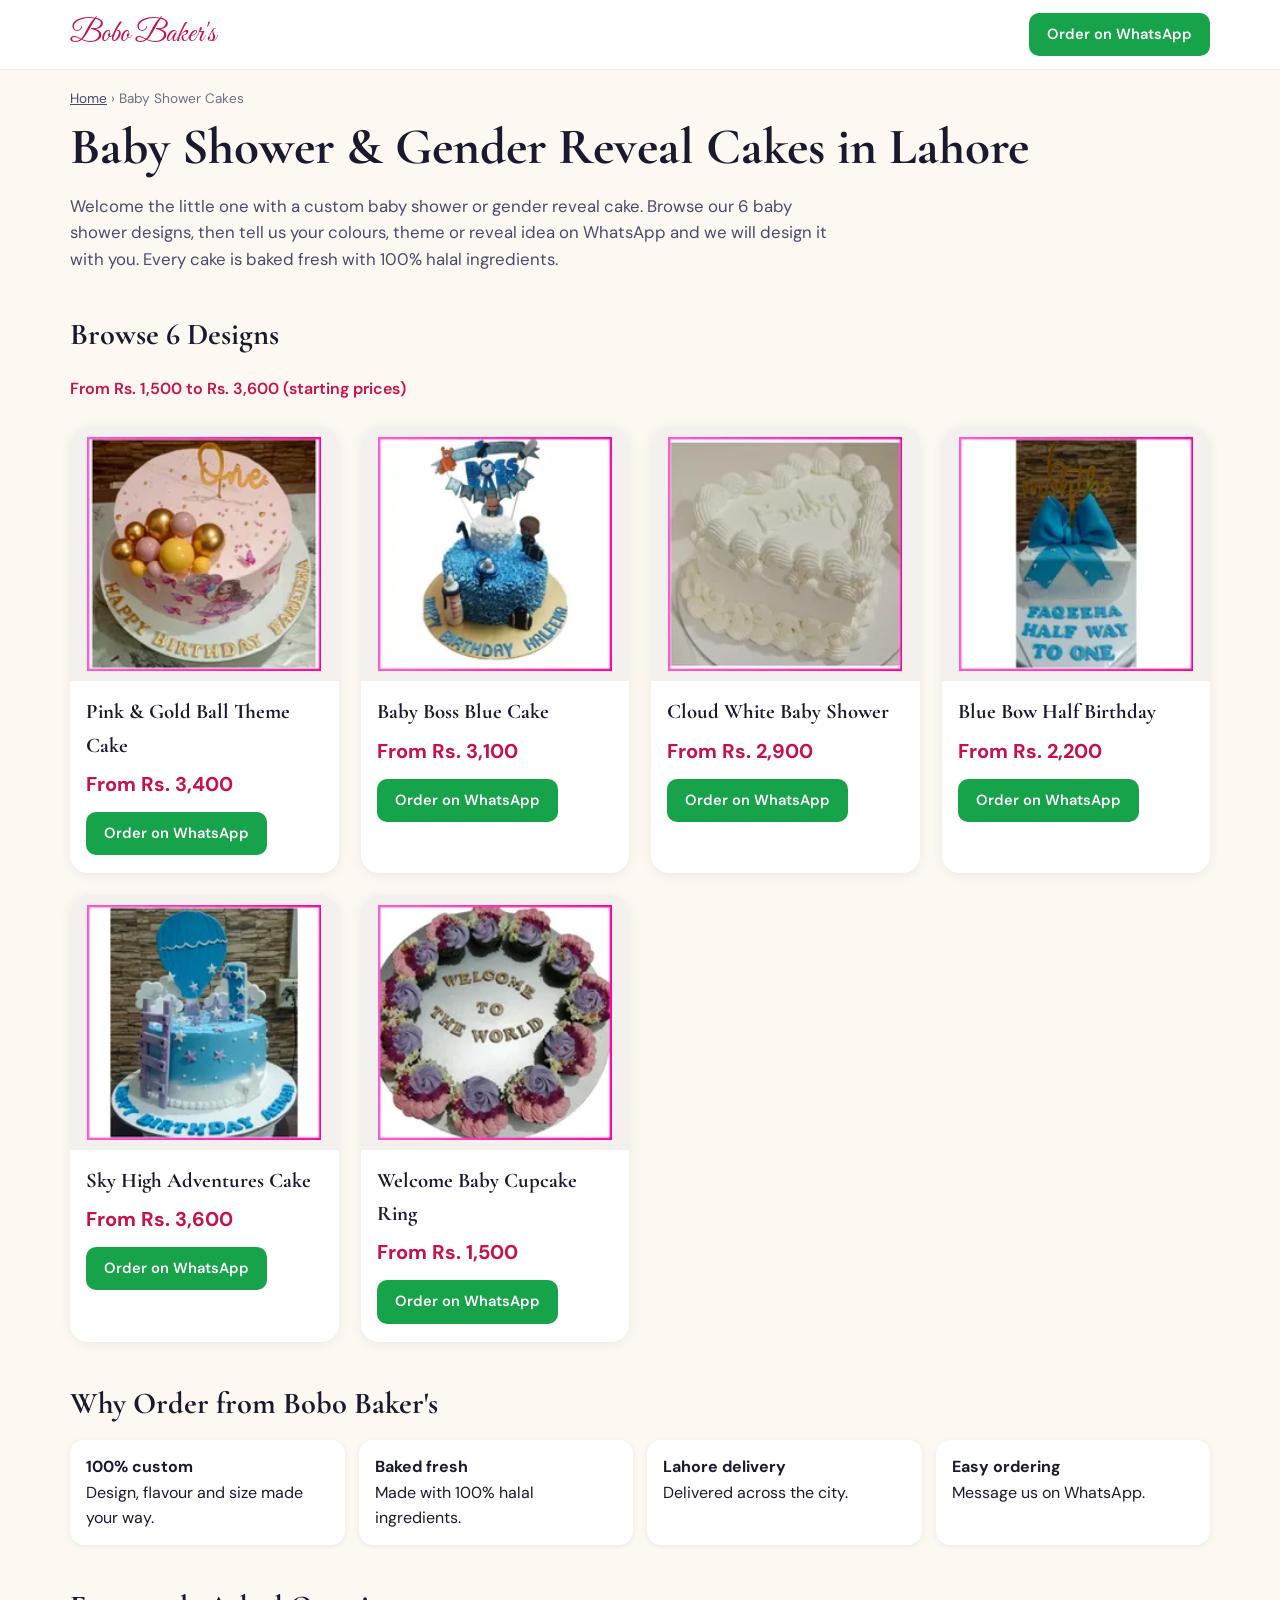
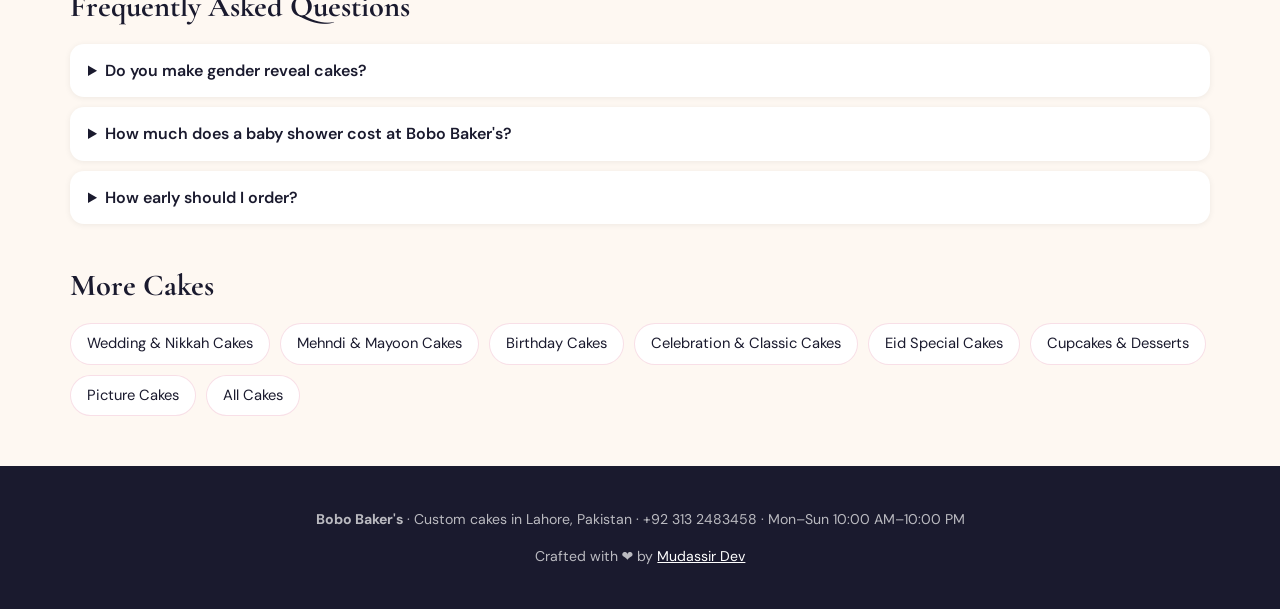
<file: baby-shower-cakes-lahore/index.html>
<!DOCTYPE html>
<html lang="en-PK"><head><meta charset="UTF-8"><meta name="viewport" content="width=device-width, initial-scale=1">
<title>Baby Shower &amp; Gender Reveal Cakes in Lahore | Bobo Baker&#x27;s</title><meta name="description" content="Custom baby shower and gender reveal cakes in Lahore. 6 designs from Rs. 1,500. Baked fresh by Bobo Baker&#x27;s, delivered across Lahore."><link rel="canonical" href="https://mudassirkhan081.github.io/BoboBakers/baby-shower-cakes-lahore/">
<meta name="robots" content="index, follow, max-image-preview:large">
<meta property="og:type" content="website"><meta property="og:title" content="Baby Shower &amp; Gender Reveal Cakes in Lahore | Bobo Baker&#x27;s"><meta property="og:description" content="Custom baby shower and gender reveal cakes in Lahore. 6 designs from Rs. 1,500. Baked fresh by Bobo Baker&#x27;s, delivered across Lahore."><meta property="og:url" content="https://mudassirkhan081.github.io/BoboBakers/baby-shower-cakes-lahore/"><meta property="og:image" content="https://mudassirkhan081.github.io/BoboBakers/og-image.jpg"><meta property="og:site_name" content="Bobo Baker's"><meta property="og:locale" content="en_PK">
<meta name="twitter:card" content="summary_large_image">
<link rel="icon" href="../logo.png"><link rel="apple-touch-icon" href="../apple-touch-icon.png">
<link rel="preconnect" href="https://fonts.googleapis.com"><link rel="preconnect" href="https://fonts.gstatic.com" crossorigin>
<link href="https://fonts.googleapis.com/css2?family=Cormorant+Garamond:wght@600;700&family=DM+Sans:wght@400;500;600;700&family=Great+Vibes&display=swap" rel="stylesheet">
<link rel="stylesheet" href="../lp.css">
<script type="application/ld+json">{"@context": "https://schema.org", "@type": "BreadcrumbList", "itemListElement": [{"@type": "ListItem", "position": 1, "name": "Home", "item": "https://mudassirkhan081.github.io/BoboBakers/"}, {"@type": "ListItem", "position": 2, "name": "Baby Shower Cakes", "item": "https://mudassirkhan081.github.io/BoboBakers/baby-shower-cakes-lahore/"}]}</script>
<script type="application/ld+json">{"@context": "https://schema.org", "@type": "FAQPage", "mainEntity": [{"@type": "Question", "name": "Do you make gender reveal cakes?", "acceptedAnswer": {"@type": "Answer", "text": "Yes. Tell us your plan on WhatsApp and we will design a custom gender reveal or baby shower cake."}}, {"@type": "Question", "name": "How much does a baby shower cost at Bobo Baker's?", "acceptedAnswer": {"@type": "Answer", "text": "Starting prices of our listed baby shower designs range from Rs. 1,500 to Rs. 3,600. The final price depends on size and decoration, so send us your idea on WhatsApp for an exact quote."}}, {"@type": "Question", "name": "How early should I order?", "acceptedAnswer": {"@type": "Answer", "text": "We recommend ordering at least 24–48 hours in advance for standard cakes, and 3–5 days ahead for multi-tier or highly customised designs."}}]}</script>
<script type="application/ld+json">{"@context": "https://schema.org", "@type": "CollectionPage", "@id": "https://mudassirkhan081.github.io/BoboBakers/baby-shower-cakes-lahore/#page", "url": "https://mudassirkhan081.github.io/BoboBakers/baby-shower-cakes-lahore/", "name": "Baby Shower & Gender Reveal Cakes in Lahore", "description": "Custom baby shower and gender reveal cakes in Lahore. 6 designs from Rs. 1,500. Baked fresh by Bobo Baker's, delivered across Lahore.", "inLanguage": "en-PK", "isPartOf": {"@id": "https://mudassirkhan081.github.io/BoboBakers/#website"}, "about": {"@id": "https://mudassirkhan081.github.io/BoboBakers/#bakery"}, "mainEntity": {"@type": "ItemList", "numberOfItems": 6, "itemListElement": [{"@type": "ListItem", "position": 1, "item": {"@type": "Product", "name": "Pink & Gold Ball Theme Cake", "image": "https://mudassirkhan081.github.io/BoboBakers/88.webp", "brand": {"@type": "Brand", "name": "Bobo Baker's"}, "offers": {"@type": "Offer", "priceCurrency": "PKR", "price": 3400, "url": "https://mudassirkhan081.github.io/BoboBakers/baby-shower-cakes-lahore/"}}}, {"@type": "ListItem", "position": 2, "item": {"@type": "Product", "name": "Baby Boss Blue Cake", "image": "https://mudassirkhan081.github.io/BoboBakers/43.webp", "brand": {"@type": "Brand", "name": "Bobo Baker's"}, "offers": {"@type": "Offer", "priceCurrency": "PKR", "price": 3100, "url": "https://mudassirkhan081.github.io/BoboBakers/baby-shower-cakes-lahore/"}}}, {"@type": "ListItem", "position": 3, "item": {"@type": "Product", "name": "Cloud White Baby Shower", "image": "https://mudassirkhan081.github.io/BoboBakers/87.webp", "brand": {"@type": "Brand", "name": "Bobo Baker's"}, "offers": {"@type": "Offer", "priceCurrency": "PKR", "price": 2900, "url": "https://mudassirkhan081.github.io/BoboBakers/baby-shower-cakes-lahore/"}}}, {"@type": "ListItem", "position": 4, "item": {"@type": "Product", "name": "Blue Bow Half Birthday", "image": "https://mudassirkhan081.github.io/BoboBakers/90.webp", "brand": {"@type": "Brand", "name": "Bobo Baker's"}, "offers": {"@type": "Offer", "priceCurrency": "PKR", "price": 2200, "url": "https://mudassirkhan081.github.io/BoboBakers/baby-shower-cakes-lahore/"}}}, {"@type": "ListItem", "position": 5, "item": {"@type": "Product", "name": "Sky High Adventures Cake", "image": "https://mudassirkhan081.github.io/BoboBakers/100.webp", "brand": {"@type": "Brand", "name": "Bobo Baker's"}, "offers": {"@type": "Offer", "priceCurrency": "PKR", "price": 3600, "url": "https://mudassirkhan081.github.io/BoboBakers/baby-shower-cakes-lahore/"}}}, {"@type": "ListItem", "position": 6, "item": {"@type": "Product", "name": "Welcome Baby Cupcake Ring", "image": "https://mudassirkhan081.github.io/BoboBakers/46.webp", "brand": {"@type": "Brand", "name": "Bobo Baker's"}, "offers": {"@type": "Offer", "priceCurrency": "PKR", "price": 1500, "url": "https://mudassirkhan081.github.io/BoboBakers/baby-shower-cakes-lahore/"}}}]}}</script>
</head><body>
<header class="top"><div class="wrap"><a class="brand" href="../">Bobo Baker's</a><a class="btn wa" href="https://wa.me/923132483458?text=Hi%20Bobo%20Baker%27s%2C%20I%20would%20like%20to%20order%20a%20cake." target="_blank" rel="noopener">Order on WhatsApp</a></div></header>
<main class="wrap"><nav class="crumbs" aria-label="Breadcrumb"><a href="../">Home</a> › Baby Shower Cakes</nav>
<h1>Baby Shower &amp; Gender Reveal Cakes in Lahore</h1><p class="lead">Welcome the little one with a custom baby shower or gender reveal cake. Browse our 6 baby shower designs, then tell us your colours, theme or reveal idea on WhatsApp and we will design it with you. Every cake is baked fresh with 100% halal ingredients.</p>
<h2>Browse 6 Designs</h2><p class="meta">From Rs. 1,500 to Rs. 3,600 (starting prices)</p><div class="grid"><article class="card"><img src="../88.webp" alt="Pink &amp; Gold Ball Theme Cake – Baby Shower Cakes in Lahore" width="260" height="246" decoding="async"><div><h3>Pink &amp; Gold Ball Theme Cake</h3><p class="price">From Rs. 3,400</p><a class="btn wa" href="https://wa.me/923132483458?text=Hi%20Bobo%20Baker%27s%2C%20I%20would%20like%20to%20order%20the%20Pink%20%26%20Gold%20Ball%20Theme%20Cake%20%28from%20Rs.%203%2C400%29." target="_blank" rel="noopener">Order on WhatsApp</a></div></article><article class="card"><img src="../43.webp" alt="Baby Boss Blue Cake – Baby Shower Cakes in Lahore" width="260" height="246" decoding="async"><div><h3>Baby Boss Blue Cake</h3><p class="price">From Rs. 3,100</p><a class="btn wa" href="https://wa.me/923132483458?text=Hi%20Bobo%20Baker%27s%2C%20I%20would%20like%20to%20order%20the%20Baby%20Boss%20Blue%20Cake%20%28from%20Rs.%203%2C100%29." target="_blank" rel="noopener">Order on WhatsApp</a></div></article><article class="card"><img src="../87.webp" alt="Cloud White Baby Shower – Baby Shower Cakes in Lahore" width="260" height="246" decoding="async"><div><h3>Cloud White Baby Shower</h3><p class="price">From Rs. 2,900</p><a class="btn wa" href="https://wa.me/923132483458?text=Hi%20Bobo%20Baker%27s%2C%20I%20would%20like%20to%20order%20the%20Cloud%20White%20Baby%20Shower%20%28from%20Rs.%202%2C900%29." target="_blank" rel="noopener">Order on WhatsApp</a></div></article><article class="card"><img src="../90.webp" alt="Blue Bow Half Birthday – Baby Shower Cakes in Lahore" width="260" height="246" decoding="async"><div><h3>Blue Bow Half Birthday</h3><p class="price">From Rs. 2,200</p><a class="btn wa" href="https://wa.me/923132483458?text=Hi%20Bobo%20Baker%27s%2C%20I%20would%20like%20to%20order%20the%20Blue%20Bow%20Half%20Birthday%20%28from%20Rs.%202%2C200%29." target="_blank" rel="noopener">Order on WhatsApp</a></div></article><article class="card"><img src="../100.webp" alt="Sky High Adventures Cake – Baby Shower Cakes in Lahore" width="260" height="246" loading="lazy" decoding="async"><div><h3>Sky High Adventures Cake</h3><p class="price">From Rs. 3,600</p><a class="btn wa" href="https://wa.me/923132483458?text=Hi%20Bobo%20Baker%27s%2C%20I%20would%20like%20to%20order%20the%20Sky%20High%20Adventures%20Cake%20%28from%20Rs.%203%2C600%29." target="_blank" rel="noopener">Order on WhatsApp</a></div></article><article class="card"><img src="../46.webp" alt="Welcome Baby Cupcake Ring – Baby Shower Cakes in Lahore" width="260" height="246" loading="lazy" decoding="async"><div><h3>Welcome Baby Cupcake Ring</h3><p class="price">From Rs. 1,500</p><a class="btn wa" href="https://wa.me/923132483458?text=Hi%20Bobo%20Baker%27s%2C%20I%20would%20like%20to%20order%20the%20Welcome%20Baby%20Cupcake%20Ring%20%28from%20Rs.%201%2C500%29." target="_blank" rel="noopener">Order on WhatsApp</a></div></article></div>
<h2>Why Order from Bobo Baker's</h2><ul class="why"><li><strong>100% custom</strong><br>Design, flavour and size made your way.</li><li><strong>Baked fresh</strong><br>Made with 100% halal ingredients.</li><li><strong>Lahore delivery</strong><br>Delivered across the city.</li><li><strong>Easy ordering</strong><br>Message us on WhatsApp.</li></ul>
<h2>Frequently Asked Questions</h2><details><summary>Do you make gender reveal cakes?</summary><p>Yes. Tell us your plan on WhatsApp and we will design a custom gender reveal or baby shower cake.</p></details><details><summary>How much does a baby shower cost at Bobo Baker&#x27;s?</summary><p>Starting prices of our listed baby shower designs range from Rs. 1,500 to Rs. 3,600. The final price depends on size and decoration, so send us your idea on WhatsApp for an exact quote.</p></details><details><summary>How early should I order?</summary><p>We recommend ordering at least 24–48 hours in advance for standard cakes, and 3–5 days ahead for multi-tier or highly customised designs.</p></details>
<h2>More Cakes</h2><ul class="pills"><li><a href="../wedding-cakes-lahore/">Wedding &amp; Nikkah Cakes</a></li><li><a href="../mehndi-cakes-lahore/">Mehndi &amp; Mayoon Cakes</a></li><li><a href="../birthday-cakes-lahore/">Birthday Cakes</a></li><li><a href="../celebration-cakes-lahore/">Celebration &amp; Classic Cakes</a></li><li><a href="../eid-cakes-lahore/">Eid Special Cakes</a></li><li><a href="../cupcakes-lahore/">Cupcakes &amp; Desserts</a></li><li><a href="../picture-cakes-lahore/">Picture Cakes</a></li><li><a href="../#gallery">All Cakes</a></li></ul></main>
<footer><div class="wrap"><p><strong>Bobo Baker's</strong> · Custom cakes in Lahore, Pakistan · +92 313 2483458 · Mon–Sun 10:00 AM–10:00 PM</p><p>Crafted with ❤️ by <a href="https://wa.me/923082646238" target="_blank" rel="noopener noreferrer">Mudassir Dev</a></p></div></footer>
</body></html>
</file>
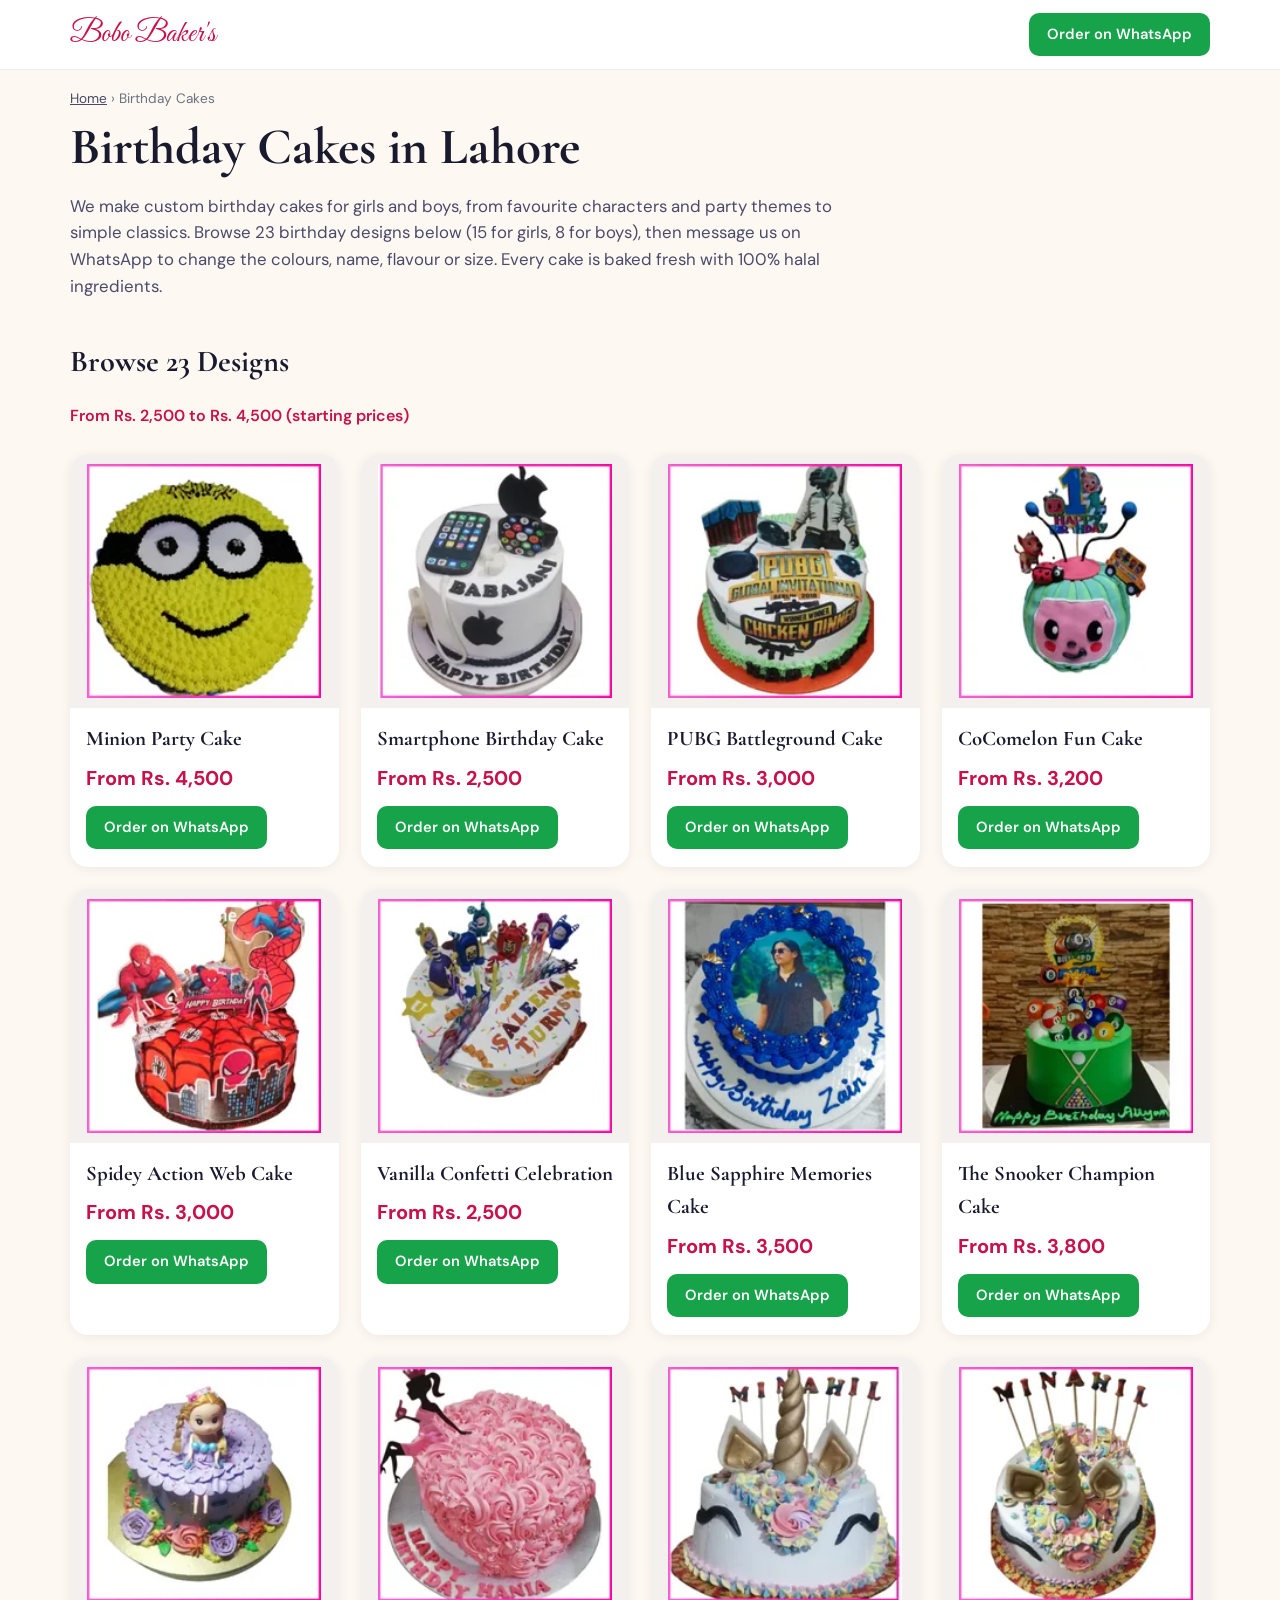
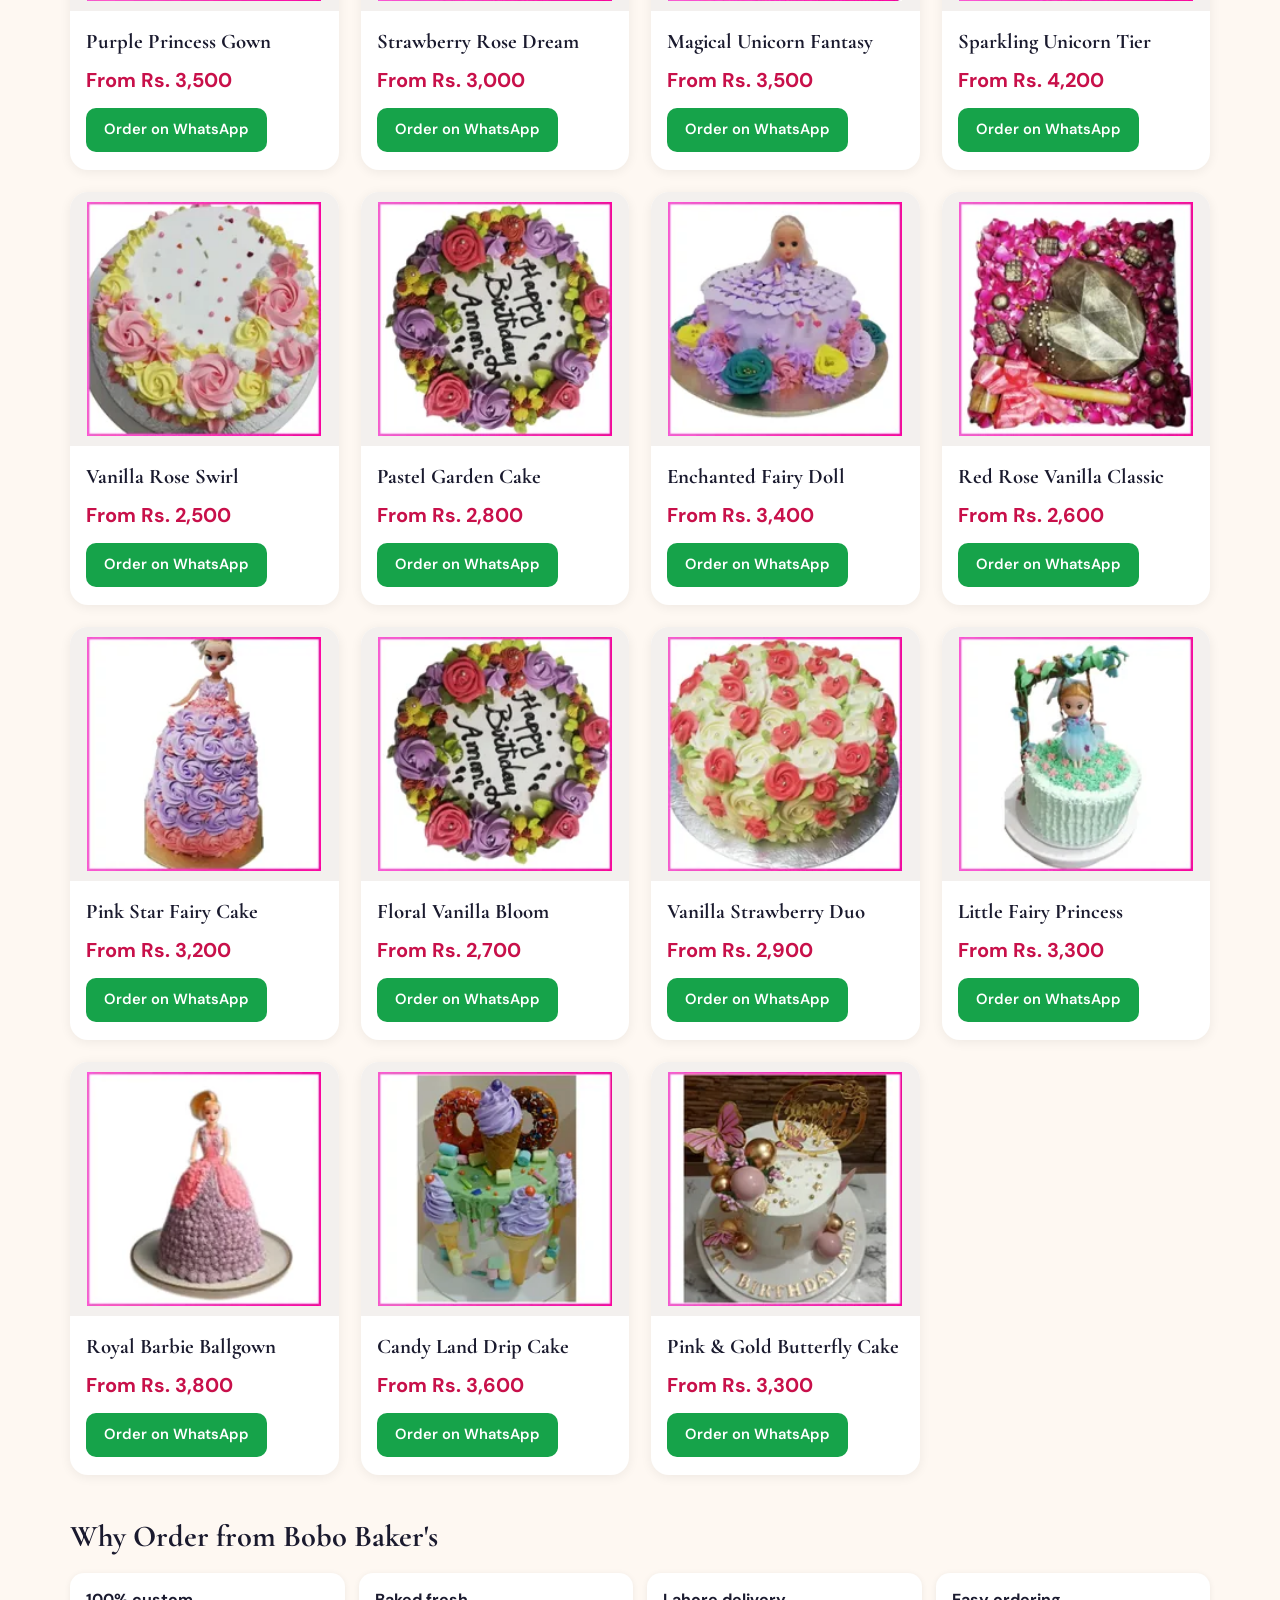
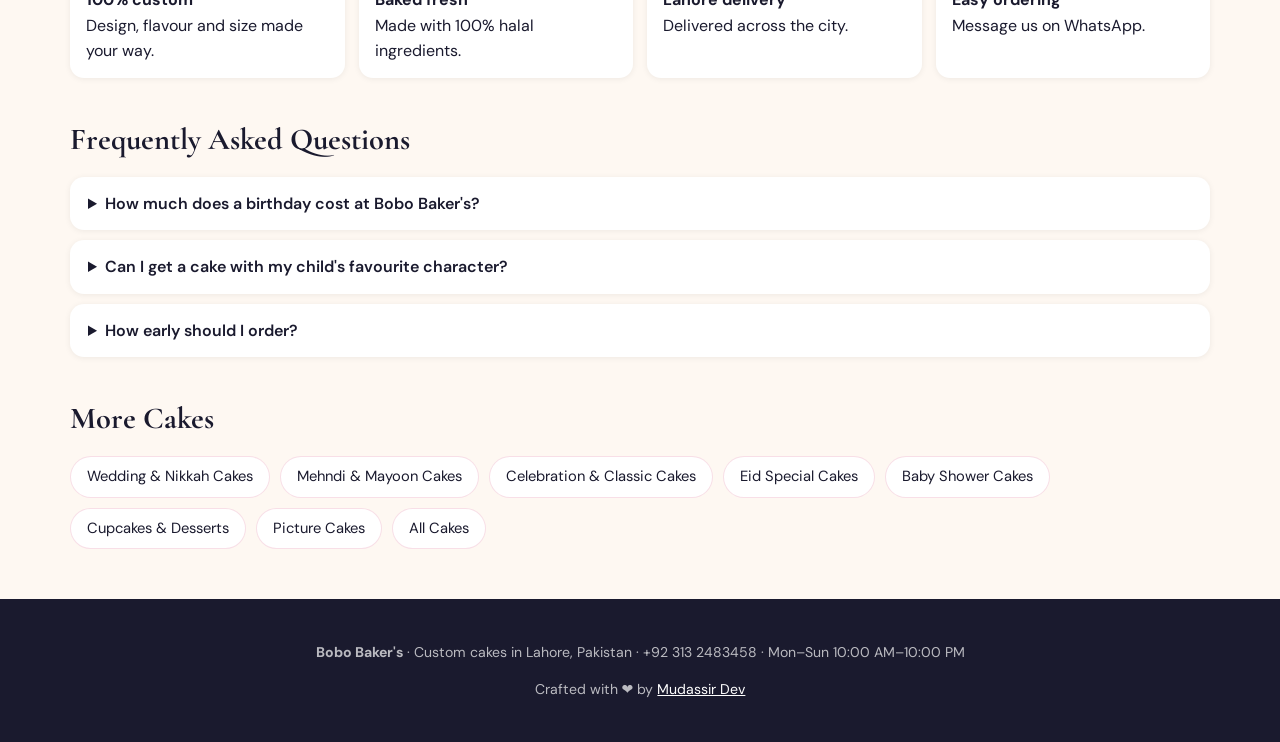
<file: birthday-cakes-lahore/index.html>
<!DOCTYPE html>
<html lang="en-PK"><head><meta charset="UTF-8"><meta name="viewport" content="width=device-width, initial-scale=1">
<title>Birthday Cakes in Lahore | Bobo Baker&#x27;s</title><meta name="description" content="Custom birthday cakes for girls and boys in Lahore. 23 designs from Rs. 2,500. Baked fresh by Bobo Baker&#x27;s and delivered across Lahore. Order on WhatsApp."><link rel="canonical" href="https://mudassirkhan081.github.io/BoboBakers/birthday-cakes-lahore/">
<meta name="robots" content="index, follow, max-image-preview:large">
<meta property="og:type" content="website"><meta property="og:title" content="Birthday Cakes in Lahore | Bobo Baker&#x27;s"><meta property="og:description" content="Custom birthday cakes for girls and boys in Lahore. 23 designs from Rs. 2,500. Baked fresh by Bobo Baker&#x27;s and delivered across Lahore. Order on WhatsApp."><meta property="og:url" content="https://mudassirkhan081.github.io/BoboBakers/birthday-cakes-lahore/"><meta property="og:image" content="https://mudassirkhan081.github.io/BoboBakers/og-image.jpg"><meta property="og:site_name" content="Bobo Baker's"><meta property="og:locale" content="en_PK">
<meta name="twitter:card" content="summary_large_image">
<link rel="icon" href="../logo.png"><link rel="apple-touch-icon" href="../apple-touch-icon.png">
<link rel="preconnect" href="https://fonts.googleapis.com"><link rel="preconnect" href="https://fonts.gstatic.com" crossorigin>
<link href="https://fonts.googleapis.com/css2?family=Cormorant+Garamond:wght@600;700&family=DM+Sans:wght@400;500;600;700&family=Great+Vibes&display=swap" rel="stylesheet">
<link rel="stylesheet" href="../lp.css">
<script type="application/ld+json">{"@context": "https://schema.org", "@type": "BreadcrumbList", "itemListElement": [{"@type": "ListItem", "position": 1, "name": "Home", "item": "https://mudassirkhan081.github.io/BoboBakers/"}, {"@type": "ListItem", "position": 2, "name": "Birthday Cakes", "item": "https://mudassirkhan081.github.io/BoboBakers/birthday-cakes-lahore/"}]}</script>
<script type="application/ld+json">{"@context": "https://schema.org", "@type": "FAQPage", "mainEntity": [{"@type": "Question", "name": "How much does a birthday cost at Bobo Baker's?", "acceptedAnswer": {"@type": "Answer", "text": "Starting prices of our listed birthday designs range from Rs. 2,500 to Rs. 4,500. The final price depends on size and decoration, so send us your idea on WhatsApp for an exact quote."}}, {"@type": "Question", "name": "Can I get a cake with my child's favourite character?", "acceptedAnswer": {"@type": "Answer", "text": "Yes. Send us the character, theme or photo on WhatsApp and we will design a custom birthday cake around it."}}, {"@type": "Question", "name": "How early should I order?", "acceptedAnswer": {"@type": "Answer", "text": "We recommend ordering at least 24–48 hours in advance for standard cakes, and 3–5 days ahead for multi-tier or highly customised designs."}}]}</script>
<script type="application/ld+json">{"@context": "https://schema.org", "@type": "CollectionPage", "@id": "https://mudassirkhan081.github.io/BoboBakers/birthday-cakes-lahore/#page", "url": "https://mudassirkhan081.github.io/BoboBakers/birthday-cakes-lahore/", "name": "Birthday Cakes in Lahore", "description": "Custom birthday cakes for girls and boys in Lahore. 23 designs from Rs. 2,500. Baked fresh by Bobo Baker's and delivered across Lahore. Order on WhatsApp.", "inLanguage": "en-PK", "isPartOf": {"@id": "https://mudassirkhan081.github.io/BoboBakers/#website"}, "about": {"@id": "https://mudassirkhan081.github.io/BoboBakers/#bakery"}, "mainEntity": {"@type": "ItemList", "numberOfItems": 23, "itemListElement": [{"@type": "ListItem", "position": 1, "item": {"@type": "Product", "name": "Minion Party Cake", "image": "https://mudassirkhan081.github.io/BoboBakers/35.webp", "brand": {"@type": "Brand", "name": "Bobo Baker's"}, "offers": {"@type": "Offer", "priceCurrency": "PKR", "price": 4500, "url": "https://mudassirkhan081.github.io/BoboBakers/birthday-cakes-lahore/"}}}, {"@type": "ListItem", "position": 2, "item": {"@type": "Product", "name": "Smartphone Birthday Cake", "image": "https://mudassirkhan081.github.io/BoboBakers/13.webp", "brand": {"@type": "Brand", "name": "Bobo Baker's"}, "offers": {"@type": "Offer", "priceCurrency": "PKR", "price": 2500, "url": "https://mudassirkhan081.github.io/BoboBakers/birthday-cakes-lahore/"}}}, {"@type": "ListItem", "position": 3, "item": {"@type": "Product", "name": "PUBG Battleground Cake", "image": "https://mudassirkhan081.github.io/BoboBakers/14.webp", "brand": {"@type": "Brand", "name": "Bobo Baker's"}, "offers": {"@type": "Offer", "priceCurrency": "PKR", "price": 3000, "url": "https://mudassirkhan081.github.io/BoboBakers/birthday-cakes-lahore/"}}}, {"@type": "ListItem", "position": 4, "item": {"@type": "Product", "name": "CoComelon Fun Cake", "image": "https://mudassirkhan081.github.io/BoboBakers/20.webp", "brand": {"@type": "Brand", "name": "Bobo Baker's"}, "offers": {"@type": "Offer", "priceCurrency": "PKR", "price": 3200, "url": "https://mudassirkhan081.github.io/BoboBakers/birthday-cakes-lahore/"}}}, {"@type": "ListItem", "position": 5, "item": {"@type": "Product", "name": "Spidey Action Web Cake", "image": "https://mudassirkhan081.github.io/BoboBakers/21.webp", "brand": {"@type": "Brand", "name": "Bobo Baker's"}, "offers": {"@type": "Offer", "priceCurrency": "PKR", "price": 3000, "url": "https://mudassirkhan081.github.io/BoboBakers/birthday-cakes-lahore/"}}}, {"@type": "ListItem", "position": 6, "item": {"@type": "Product", "name": "Vanilla Confetti Celebration", "image": "https://mudassirkhan081.github.io/BoboBakers/23.webp", "brand": {"@type": "Brand", "name": "Bobo Baker's"}, "offers": {"@type": "Offer", "priceCurrency": "PKR", "price": 2500, "url": "https://mudassirkhan081.github.io/BoboBakers/birthday-cakes-lahore/"}}}, {"@type": "ListItem", "position": 7, "item": {"@type": "Product", "name": "Blue Sapphire Memories Cake", "image": "https://mudassirkhan081.github.io/BoboBakers/83.webp", "brand": {"@type": "Brand", "name": "Bobo Baker's"}, "offers": {"@type": "Offer", "priceCurrency": "PKR", "price": 3500, "url": "https://mudassirkhan081.github.io/BoboBakers/birthday-cakes-lahore/"}}}, {"@type": "ListItem", "position": 8, "item": {"@type": "Product", "name": "The Snooker Champion Cake", "image": "https://mudassirkhan081.github.io/BoboBakers/84.webp", "brand": {"@type": "Brand", "name": "Bobo Baker's"}, "offers": {"@type": "Offer", "priceCurrency": "PKR", "price": 3800, "url": "https://mudassirkhan081.github.io/BoboBakers/birthday-cakes-lahore/"}}}, {"@type": "ListItem", "position": 9, "item": {"@type": "Product", "name": "Purple Princess Gown", "image": "https://mudassirkhan081.github.io/BoboBakers/5.webp", "brand": {"@type": "Brand", "name": "Bobo Baker's"}, "offers": {"@type": "Offer", "priceCurrency": "PKR", "price": 3500, "url": "https://mudassirkhan081.github.io/BoboBakers/birthday-cakes-lahore/"}}}, {"@type": "ListItem", "position": 10, "item": {"@type": "Product", "name": "Strawberry Rose Dream", "image": "https://mudassirkhan081.github.io/BoboBakers/7.webp", "brand": {"@type": "Brand", "name": "Bobo Baker's"}, "offers": {"@type": "Offer", "priceCurrency": "PKR", "price": 3000, "url": "https://mudassirkhan081.github.io/BoboBakers/birthday-cakes-lahore/"}}}, {"@type": "ListItem", "position": 11, "item": {"@type": "Product", "name": "Magical Unicorn Fantasy", "image": "https://mudassirkhan081.github.io/BoboBakers/11.webp", "brand": {"@type": "Brand", "name": "Bobo Baker's"}, "offers": {"@type": "Offer", "priceCurrency": "PKR", "price": 3500, "url": "https://mudassirkhan081.github.io/BoboBakers/birthday-cakes-lahore/"}}}, {"@type": "ListItem", "position": 12, "item": {"@type": "Product", "name": "Sparkling Unicorn Tier", "image": "https://mudassirkhan081.github.io/BoboBakers/12.webp", "brand": {"@type": "Brand", "name": "Bobo Baker's"}, "offers": {"@type": "Offer", "priceCurrency": "PKR", "price": 4200, "url": "https://mudassirkhan081.github.io/BoboBakers/birthday-cakes-lahore/"}}}, {"@type": "ListItem", "position": 13, "item": {"@type": "Product", "name": "Vanilla Rose Swirl", "image": "https://mudassirkhan081.github.io/BoboBakers/17.webp", "brand": {"@type": "Brand", "name": "Bobo Baker's"}, "offers": {"@type": "Offer", "priceCurrency": "PKR", "price": 2500, "url": "https://mudassirkhan081.github.io/BoboBakers/birthday-cakes-lahore/"}}}, {"@type": "ListItem", "position": 14, "item": {"@type": "Product", "name": "Pastel Garden Cake", "image": "https://mudassirkhan081.github.io/BoboBakers/19.webp", "brand": {"@type": "Brand", "name": "Bobo Baker's"}, "offers": {"@type": "Offer", "priceCurrency": "PKR", "price": 2800, "url": "https://mudassirkhan081.github.io/BoboBakers/birthday-cakes-lahore/"}}}, {"@type": "ListItem", "position": 15, "item": {"@type": "Product", "name": "Enchanted Fairy Doll", "image": "https://mudassirkhan081.github.io/BoboBakers/31.webp", "brand": {"@type": "Brand", "name": "Bobo Baker's"}, "offers": {"@type": "Offer", "priceCurrency": "PKR", "price": 3400, "url": "https://mudassirkhan081.github.io/BoboBakers/birthday-cakes-lahore/"}}}, {"@type": "ListItem", "position": 16, "item": {"@type": "Product", "name": "Red Rose Vanilla Classic", "image": "https://mudassirkhan081.github.io/BoboBakers/37.webp", "brand": {"@type": "Brand", "name": "Bobo Baker's"}, "offers": {"@type": "Offer", "priceCurrency": "PKR", "price": 2600, "url": "https://mudassirkhan081.github.io/BoboBakers/birthday-cakes-lahore/"}}}, {"@type": "ListItem", "position": 17, "item": {"@type": "Product", "name": "Pink Star Fairy Cake", "image": "https://mudassirkhan081.github.io/BoboBakers/40.webp", "brand": {"@type": "Brand", "name": "Bobo Baker's"}, "offers": {"@type": "Offer", "priceCurrency": "PKR", "price": 3200, "url": "https://mudassirkhan081.github.io/BoboBakers/birthday-cakes-lahore/"}}}, {"@type": "ListItem", "position": 18, "item": {"@type": "Product", "name": "Floral Vanilla Bloom", "image": "https://mudassirkhan081.github.io/BoboBakers/41.webp", "brand": {"@type": "Brand", "name": "Bobo Baker's"}, "offers": {"@type": "Offer", "priceCurrency": "PKR", "price": 2700, "url": "https://mudassirkhan081.github.io/BoboBakers/birthday-cakes-lahore/"}}}, {"@type": "ListItem", "position": 19, "item": {"@type": "Product", "name": "Vanilla Strawberry Duo", "image": "https://mudassirkhan081.github.io/BoboBakers/44.webp", "brand": {"@type": "Brand", "name": "Bobo Baker's"}, "offers": {"@type": "Offer", "priceCurrency": "PKR", "price": 2900, "url": "https://mudassirkhan081.github.io/BoboBakers/birthday-cakes-lahore/"}}}, {"@type": "ListItem", "position": 20, "item": {"@type": "Product", "name": "Little Fairy Princess", "image": "https://mudassirkhan081.github.io/BoboBakers/59.webp", "brand": {"@type": "Brand", "name": "Bobo Baker's"}, "offers": {"@type": "Offer", "priceCurrency": "PKR", "price": 3300, "url": "https://mudassirkhan081.github.io/BoboBakers/birthday-cakes-lahore/"}}}, {"@type": "ListItem", "position": 21, "item": {"@type": "Product", "name": "Royal Barbie Ballgown", "image": "https://mudassirkhan081.github.io/BoboBakers/63.webp", "brand": {"@type": "Brand", "name": "Bobo Baker's"}, "offers": {"@type": "Offer", "priceCurrency": "PKR", "price": 3800, "url": "https://mudassirkhan081.github.io/BoboBakers/birthday-cakes-lahore/"}}}, {"@type": "ListItem", "position": 22, "item": {"@type": "Product", "name": "Candy Land Drip Cake", "image": "https://mudassirkhan081.github.io/BoboBakers/89.webp", "brand": {"@type": "Brand", "name": "Bobo Baker's"}, "offers": {"@type": "Offer", "priceCurrency": "PKR", "price": 3600, "url": "https://mudassirkhan081.github.io/BoboBakers/birthday-cakes-lahore/"}}}, {"@type": "ListItem", "position": 23, "item": {"@type": "Product", "name": "Pink & Gold Butterfly Cake", "image": "https://mudassirkhan081.github.io/BoboBakers/92.webp", "brand": {"@type": "Brand", "name": "Bobo Baker's"}, "offers": {"@type": "Offer", "priceCurrency": "PKR", "price": 3300, "url": "https://mudassirkhan081.github.io/BoboBakers/birthday-cakes-lahore/"}}}]}}</script>
</head><body>
<header class="top"><div class="wrap"><a class="brand" href="../">Bobo Baker's</a><a class="btn wa" href="https://wa.me/923132483458?text=Hi%20Bobo%20Baker%27s%2C%20I%20would%20like%20to%20order%20a%20cake." target="_blank" rel="noopener">Order on WhatsApp</a></div></header>
<main class="wrap"><nav class="crumbs" aria-label="Breadcrumb"><a href="../">Home</a> › Birthday Cakes</nav>
<h1>Birthday Cakes in Lahore</h1><p class="lead">We make custom birthday cakes for girls and boys, from favourite characters and party themes to simple classics. Browse 23 birthday designs below (15 for girls, 8 for boys), then message us on WhatsApp to change the colours, name, flavour or size. Every cake is baked fresh with 100% halal ingredients.</p>
<h2>Browse 23 Designs</h2><p class="meta">From Rs. 2,500 to Rs. 4,500 (starting prices)</p><div class="grid"><article class="card"><img src="../35.webp" alt="Minion Party Cake – Birthday Cakes in Lahore" width="260" height="246" decoding="async"><div><h3>Minion Party Cake</h3><p class="price">From Rs. 4,500</p><a class="btn wa" href="https://wa.me/923132483458?text=Hi%20Bobo%20Baker%27s%2C%20I%20would%20like%20to%20order%20the%20Minion%20Party%20Cake%20%28from%20Rs.%204%2C500%29." target="_blank" rel="noopener">Order on WhatsApp</a></div></article><article class="card"><img src="../13.webp" alt="Smartphone Birthday Cake – Birthday Cakes in Lahore" width="260" height="246" decoding="async"><div><h3>Smartphone Birthday Cake</h3><p class="price">From Rs. 2,500</p><a class="btn wa" href="https://wa.me/923132483458?text=Hi%20Bobo%20Baker%27s%2C%20I%20would%20like%20to%20order%20the%20Smartphone%20Birthday%20Cake%20%28from%20Rs.%202%2C500%29." target="_blank" rel="noopener">Order on WhatsApp</a></div></article><article class="card"><img src="../14.webp" alt="PUBG Battleground Cake – Birthday Cakes in Lahore" width="260" height="246" decoding="async"><div><h3>PUBG Battleground Cake</h3><p class="price">From Rs. 3,000</p><a class="btn wa" href="https://wa.me/923132483458?text=Hi%20Bobo%20Baker%27s%2C%20I%20would%20like%20to%20order%20the%20PUBG%20Battleground%20Cake%20%28from%20Rs.%203%2C000%29." target="_blank" rel="noopener">Order on WhatsApp</a></div></article><article class="card"><img src="../20.webp" alt="CoComelon Fun Cake – Birthday Cakes in Lahore" width="260" height="246" decoding="async"><div><h3>CoComelon Fun Cake</h3><p class="price">From Rs. 3,200</p><a class="btn wa" href="https://wa.me/923132483458?text=Hi%20Bobo%20Baker%27s%2C%20I%20would%20like%20to%20order%20the%20CoComelon%20Fun%20Cake%20%28from%20Rs.%203%2C200%29." target="_blank" rel="noopener">Order on WhatsApp</a></div></article><article class="card"><img src="../21.webp" alt="Spidey Action Web Cake – Birthday Cakes in Lahore" width="260" height="246" loading="lazy" decoding="async"><div><h3>Spidey Action Web Cake</h3><p class="price">From Rs. 3,000</p><a class="btn wa" href="https://wa.me/923132483458?text=Hi%20Bobo%20Baker%27s%2C%20I%20would%20like%20to%20order%20the%20Spidey%20Action%20Web%20Cake%20%28from%20Rs.%203%2C000%29." target="_blank" rel="noopener">Order on WhatsApp</a></div></article><article class="card"><img src="../23.webp" alt="Vanilla Confetti Celebration – Birthday Cakes in Lahore" width="260" height="246" loading="lazy" decoding="async"><div><h3>Vanilla Confetti Celebration</h3><p class="price">From Rs. 2,500</p><a class="btn wa" href="https://wa.me/923132483458?text=Hi%20Bobo%20Baker%27s%2C%20I%20would%20like%20to%20order%20the%20Vanilla%20Confetti%20Celebration%20%28from%20Rs.%202%2C500%29." target="_blank" rel="noopener">Order on WhatsApp</a></div></article><article class="card"><img src="../83.webp" alt="Blue Sapphire Memories Cake – Birthday Cakes in Lahore" width="260" height="246" loading="lazy" decoding="async"><div><h3>Blue Sapphire Memories Cake</h3><p class="price">From Rs. 3,500</p><a class="btn wa" href="https://wa.me/923132483458?text=Hi%20Bobo%20Baker%27s%2C%20I%20would%20like%20to%20order%20the%20Blue%20Sapphire%20Memories%20Cake%20%28from%20Rs.%203%2C500%29." target="_blank" rel="noopener">Order on WhatsApp</a></div></article><article class="card"><img src="../84.webp" alt="The Snooker Champion Cake – Birthday Cakes in Lahore" width="260" height="246" loading="lazy" decoding="async"><div><h3>The Snooker Champion Cake</h3><p class="price">From Rs. 3,800</p><a class="btn wa" href="https://wa.me/923132483458?text=Hi%20Bobo%20Baker%27s%2C%20I%20would%20like%20to%20order%20the%20The%20Snooker%20Champion%20Cake%20%28from%20Rs.%203%2C800%29." target="_blank" rel="noopener">Order on WhatsApp</a></div></article><article class="card"><img src="../5.webp" alt="Purple Princess Gown – Birthday Cakes in Lahore" width="260" height="246" loading="lazy" decoding="async"><div><h3>Purple Princess Gown</h3><p class="price">From Rs. 3,500</p><a class="btn wa" href="https://wa.me/923132483458?text=Hi%20Bobo%20Baker%27s%2C%20I%20would%20like%20to%20order%20the%20Purple%20Princess%20Gown%20%28from%20Rs.%203%2C500%29." target="_blank" rel="noopener">Order on WhatsApp</a></div></article><article class="card"><img src="../7.webp" alt="Strawberry Rose Dream – Birthday Cakes in Lahore" width="260" height="246" loading="lazy" decoding="async"><div><h3>Strawberry Rose Dream</h3><p class="price">From Rs. 3,000</p><a class="btn wa" href="https://wa.me/923132483458?text=Hi%20Bobo%20Baker%27s%2C%20I%20would%20like%20to%20order%20the%20Strawberry%20Rose%20Dream%20%28from%20Rs.%203%2C000%29." target="_blank" rel="noopener">Order on WhatsApp</a></div></article><article class="card"><img src="../11.webp" alt="Magical Unicorn Fantasy – Birthday Cakes in Lahore" width="260" height="246" loading="lazy" decoding="async"><div><h3>Magical Unicorn Fantasy</h3><p class="price">From Rs. 3,500</p><a class="btn wa" href="https://wa.me/923132483458?text=Hi%20Bobo%20Baker%27s%2C%20I%20would%20like%20to%20order%20the%20Magical%20Unicorn%20Fantasy%20%28from%20Rs.%203%2C500%29." target="_blank" rel="noopener">Order on WhatsApp</a></div></article><article class="card"><img src="../12.webp" alt="Sparkling Unicorn Tier – Birthday Cakes in Lahore" width="260" height="246" loading="lazy" decoding="async"><div><h3>Sparkling Unicorn Tier</h3><p class="price">From Rs. 4,200</p><a class="btn wa" href="https://wa.me/923132483458?text=Hi%20Bobo%20Baker%27s%2C%20I%20would%20like%20to%20order%20the%20Sparkling%20Unicorn%20Tier%20%28from%20Rs.%204%2C200%29." target="_blank" rel="noopener">Order on WhatsApp</a></div></article><article class="card"><img src="../17.webp" alt="Vanilla Rose Swirl – Birthday Cakes in Lahore" width="260" height="246" loading="lazy" decoding="async"><div><h3>Vanilla Rose Swirl</h3><p class="price">From Rs. 2,500</p><a class="btn wa" href="https://wa.me/923132483458?text=Hi%20Bobo%20Baker%27s%2C%20I%20would%20like%20to%20order%20the%20Vanilla%20Rose%20Swirl%20%28from%20Rs.%202%2C500%29." target="_blank" rel="noopener">Order on WhatsApp</a></div></article><article class="card"><img src="../19.webp" alt="Pastel Garden Cake – Birthday Cakes in Lahore" width="260" height="246" loading="lazy" decoding="async"><div><h3>Pastel Garden Cake</h3><p class="price">From Rs. 2,800</p><a class="btn wa" href="https://wa.me/923132483458?text=Hi%20Bobo%20Baker%27s%2C%20I%20would%20like%20to%20order%20the%20Pastel%20Garden%20Cake%20%28from%20Rs.%202%2C800%29." target="_blank" rel="noopener">Order on WhatsApp</a></div></article><article class="card"><img src="../31.webp" alt="Enchanted Fairy Doll – Birthday Cakes in Lahore" width="260" height="246" loading="lazy" decoding="async"><div><h3>Enchanted Fairy Doll</h3><p class="price">From Rs. 3,400</p><a class="btn wa" href="https://wa.me/923132483458?text=Hi%20Bobo%20Baker%27s%2C%20I%20would%20like%20to%20order%20the%20Enchanted%20Fairy%20Doll%20%28from%20Rs.%203%2C400%29." target="_blank" rel="noopener">Order on WhatsApp</a></div></article><article class="card"><img src="../37.webp" alt="Red Rose Vanilla Classic – Birthday Cakes in Lahore" width="260" height="246" loading="lazy" decoding="async"><div><h3>Red Rose Vanilla Classic</h3><p class="price">From Rs. 2,600</p><a class="btn wa" href="https://wa.me/923132483458?text=Hi%20Bobo%20Baker%27s%2C%20I%20would%20like%20to%20order%20the%20Red%20Rose%20Vanilla%20Classic%20%28from%20Rs.%202%2C600%29." target="_blank" rel="noopener">Order on WhatsApp</a></div></article><article class="card"><img src="../40.webp" alt="Pink Star Fairy Cake – Birthday Cakes in Lahore" width="260" height="246" loading="lazy" decoding="async"><div><h3>Pink Star Fairy Cake</h3><p class="price">From Rs. 3,200</p><a class="btn wa" href="https://wa.me/923132483458?text=Hi%20Bobo%20Baker%27s%2C%20I%20would%20like%20to%20order%20the%20Pink%20Star%20Fairy%20Cake%20%28from%20Rs.%203%2C200%29." target="_blank" rel="noopener">Order on WhatsApp</a></div></article><article class="card"><img src="../41.webp" alt="Floral Vanilla Bloom – Birthday Cakes in Lahore" width="260" height="246" loading="lazy" decoding="async"><div><h3>Floral Vanilla Bloom</h3><p class="price">From Rs. 2,700</p><a class="btn wa" href="https://wa.me/923132483458?text=Hi%20Bobo%20Baker%27s%2C%20I%20would%20like%20to%20order%20the%20Floral%20Vanilla%20Bloom%20%28from%20Rs.%202%2C700%29." target="_blank" rel="noopener">Order on WhatsApp</a></div></article><article class="card"><img src="../44.webp" alt="Vanilla Strawberry Duo – Birthday Cakes in Lahore" width="260" height="246" loading="lazy" decoding="async"><div><h3>Vanilla Strawberry Duo</h3><p class="price">From Rs. 2,900</p><a class="btn wa" href="https://wa.me/923132483458?text=Hi%20Bobo%20Baker%27s%2C%20I%20would%20like%20to%20order%20the%20Vanilla%20Strawberry%20Duo%20%28from%20Rs.%202%2C900%29." target="_blank" rel="noopener">Order on WhatsApp</a></div></article><article class="card"><img src="../59.webp" alt="Little Fairy Princess – Birthday Cakes in Lahore" width="260" height="246" loading="lazy" decoding="async"><div><h3>Little Fairy Princess</h3><p class="price">From Rs. 3,300</p><a class="btn wa" href="https://wa.me/923132483458?text=Hi%20Bobo%20Baker%27s%2C%20I%20would%20like%20to%20order%20the%20Little%20Fairy%20Princess%20%28from%20Rs.%203%2C300%29." target="_blank" rel="noopener">Order on WhatsApp</a></div></article><article class="card"><img src="../63.webp" alt="Royal Barbie Ballgown – Birthday Cakes in Lahore" width="260" height="246" loading="lazy" decoding="async"><div><h3>Royal Barbie Ballgown</h3><p class="price">From Rs. 3,800</p><a class="btn wa" href="https://wa.me/923132483458?text=Hi%20Bobo%20Baker%27s%2C%20I%20would%20like%20to%20order%20the%20Royal%20Barbie%20Ballgown%20%28from%20Rs.%203%2C800%29." target="_blank" rel="noopener">Order on WhatsApp</a></div></article><article class="card"><img src="../89.webp" alt="Candy Land Drip Cake – Birthday Cakes in Lahore" width="260" height="246" loading="lazy" decoding="async"><div><h3>Candy Land Drip Cake</h3><p class="price">From Rs. 3,600</p><a class="btn wa" href="https://wa.me/923132483458?text=Hi%20Bobo%20Baker%27s%2C%20I%20would%20like%20to%20order%20the%20Candy%20Land%20Drip%20Cake%20%28from%20Rs.%203%2C600%29." target="_blank" rel="noopener">Order on WhatsApp</a></div></article><article class="card"><img src="../92.webp" alt="Pink &amp; Gold Butterfly Cake – Birthday Cakes in Lahore" width="260" height="246" loading="lazy" decoding="async"><div><h3>Pink &amp; Gold Butterfly Cake</h3><p class="price">From Rs. 3,300</p><a class="btn wa" href="https://wa.me/923132483458?text=Hi%20Bobo%20Baker%27s%2C%20I%20would%20like%20to%20order%20the%20Pink%20%26%20Gold%20Butterfly%20Cake%20%28from%20Rs.%203%2C300%29." target="_blank" rel="noopener">Order on WhatsApp</a></div></article></div>
<h2>Why Order from Bobo Baker's</h2><ul class="why"><li><strong>100% custom</strong><br>Design, flavour and size made your way.</li><li><strong>Baked fresh</strong><br>Made with 100% halal ingredients.</li><li><strong>Lahore delivery</strong><br>Delivered across the city.</li><li><strong>Easy ordering</strong><br>Message us on WhatsApp.</li></ul>
<h2>Frequently Asked Questions</h2><details><summary>How much does a birthday cost at Bobo Baker&#x27;s?</summary><p>Starting prices of our listed birthday designs range from Rs. 2,500 to Rs. 4,500. The final price depends on size and decoration, so send us your idea on WhatsApp for an exact quote.</p></details><details><summary>Can I get a cake with my child&#x27;s favourite character?</summary><p>Yes. Send us the character, theme or photo on WhatsApp and we will design a custom birthday cake around it.</p></details><details><summary>How early should I order?</summary><p>We recommend ordering at least 24–48 hours in advance for standard cakes, and 3–5 days ahead for multi-tier or highly customised designs.</p></details>
<h2>More Cakes</h2><ul class="pills"><li><a href="../wedding-cakes-lahore/">Wedding &amp; Nikkah Cakes</a></li><li><a href="../mehndi-cakes-lahore/">Mehndi &amp; Mayoon Cakes</a></li><li><a href="../celebration-cakes-lahore/">Celebration &amp; Classic Cakes</a></li><li><a href="../eid-cakes-lahore/">Eid Special Cakes</a></li><li><a href="../baby-shower-cakes-lahore/">Baby Shower Cakes</a></li><li><a href="../cupcakes-lahore/">Cupcakes &amp; Desserts</a></li><li><a href="../picture-cakes-lahore/">Picture Cakes</a></li><li><a href="../#gallery">All Cakes</a></li></ul></main>
<footer><div class="wrap"><p><strong>Bobo Baker's</strong> · Custom cakes in Lahore, Pakistan · +92 313 2483458 · Mon–Sun 10:00 AM–10:00 PM</p><p>Crafted with ❤️ by <a href="https://wa.me/923082646238" target="_blank" rel="noopener noreferrer">Mudassir Dev</a></p></div></footer>
</body></html>
</file>
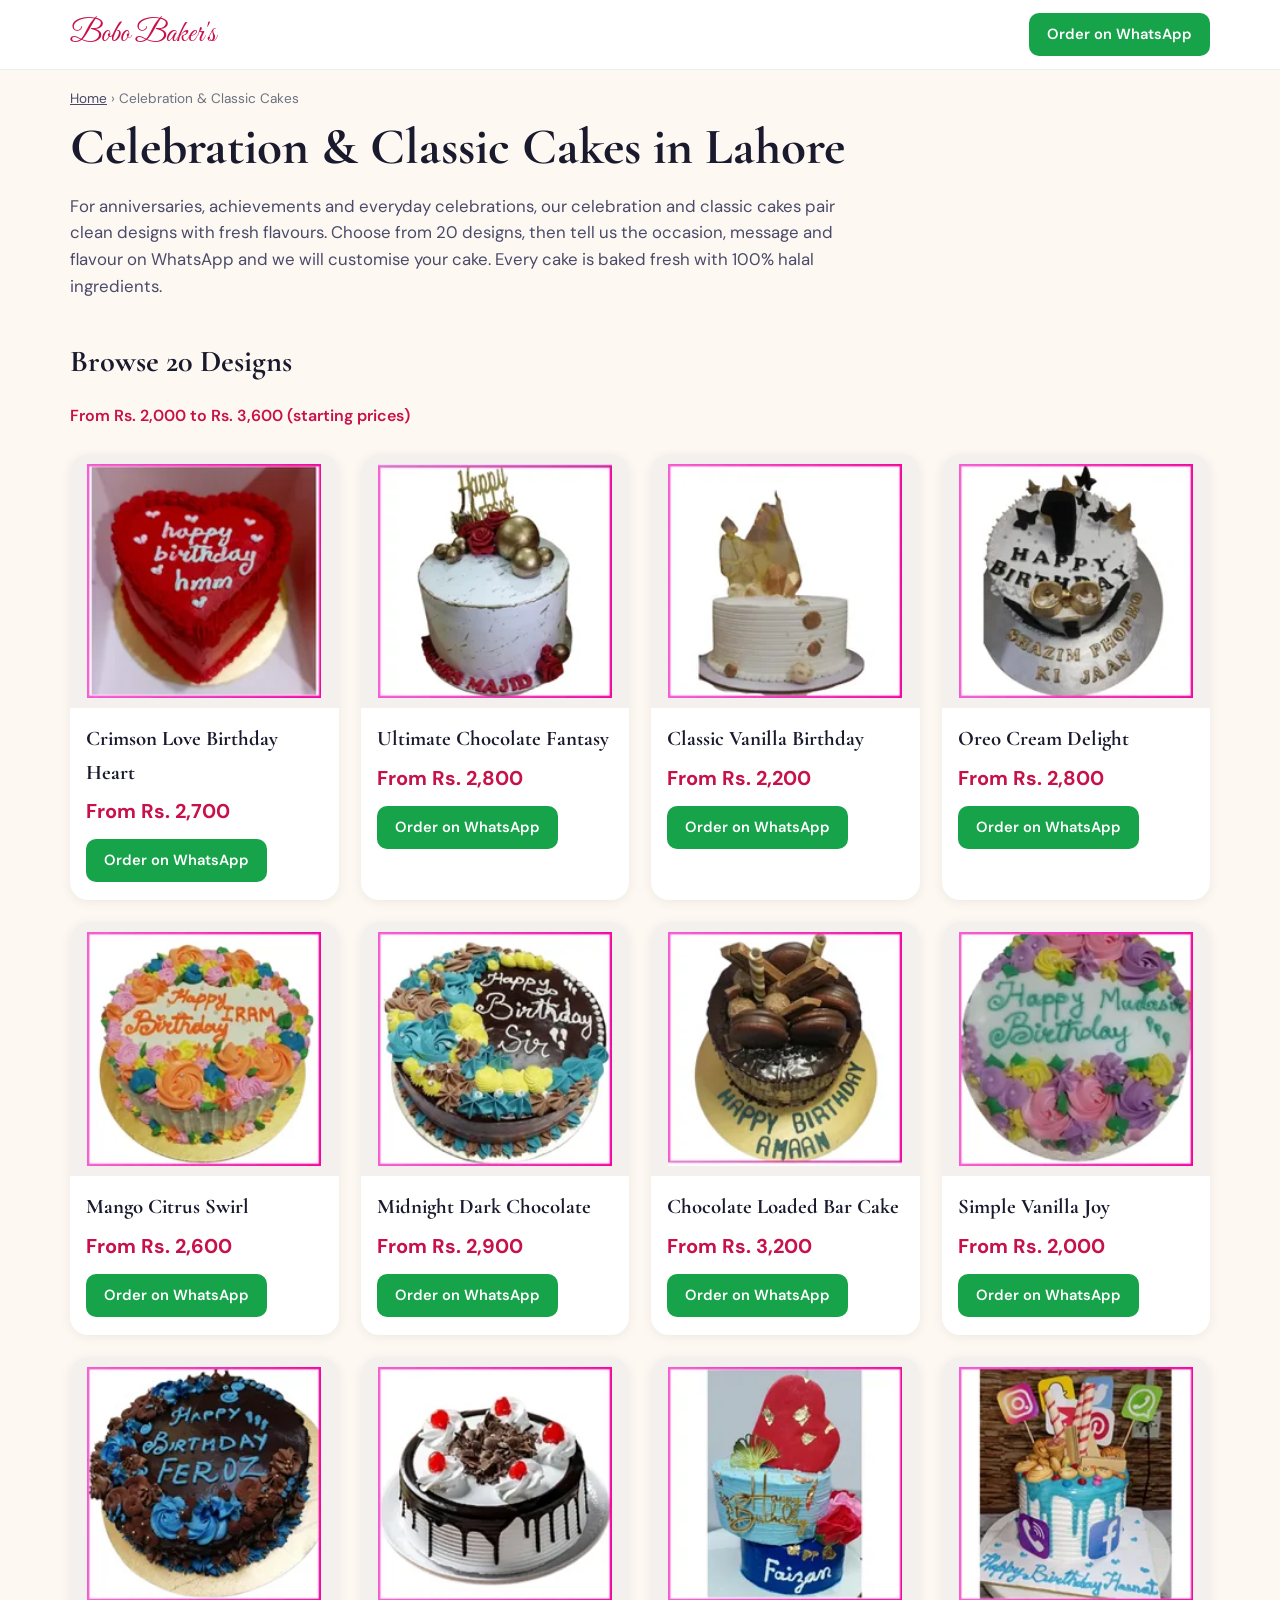
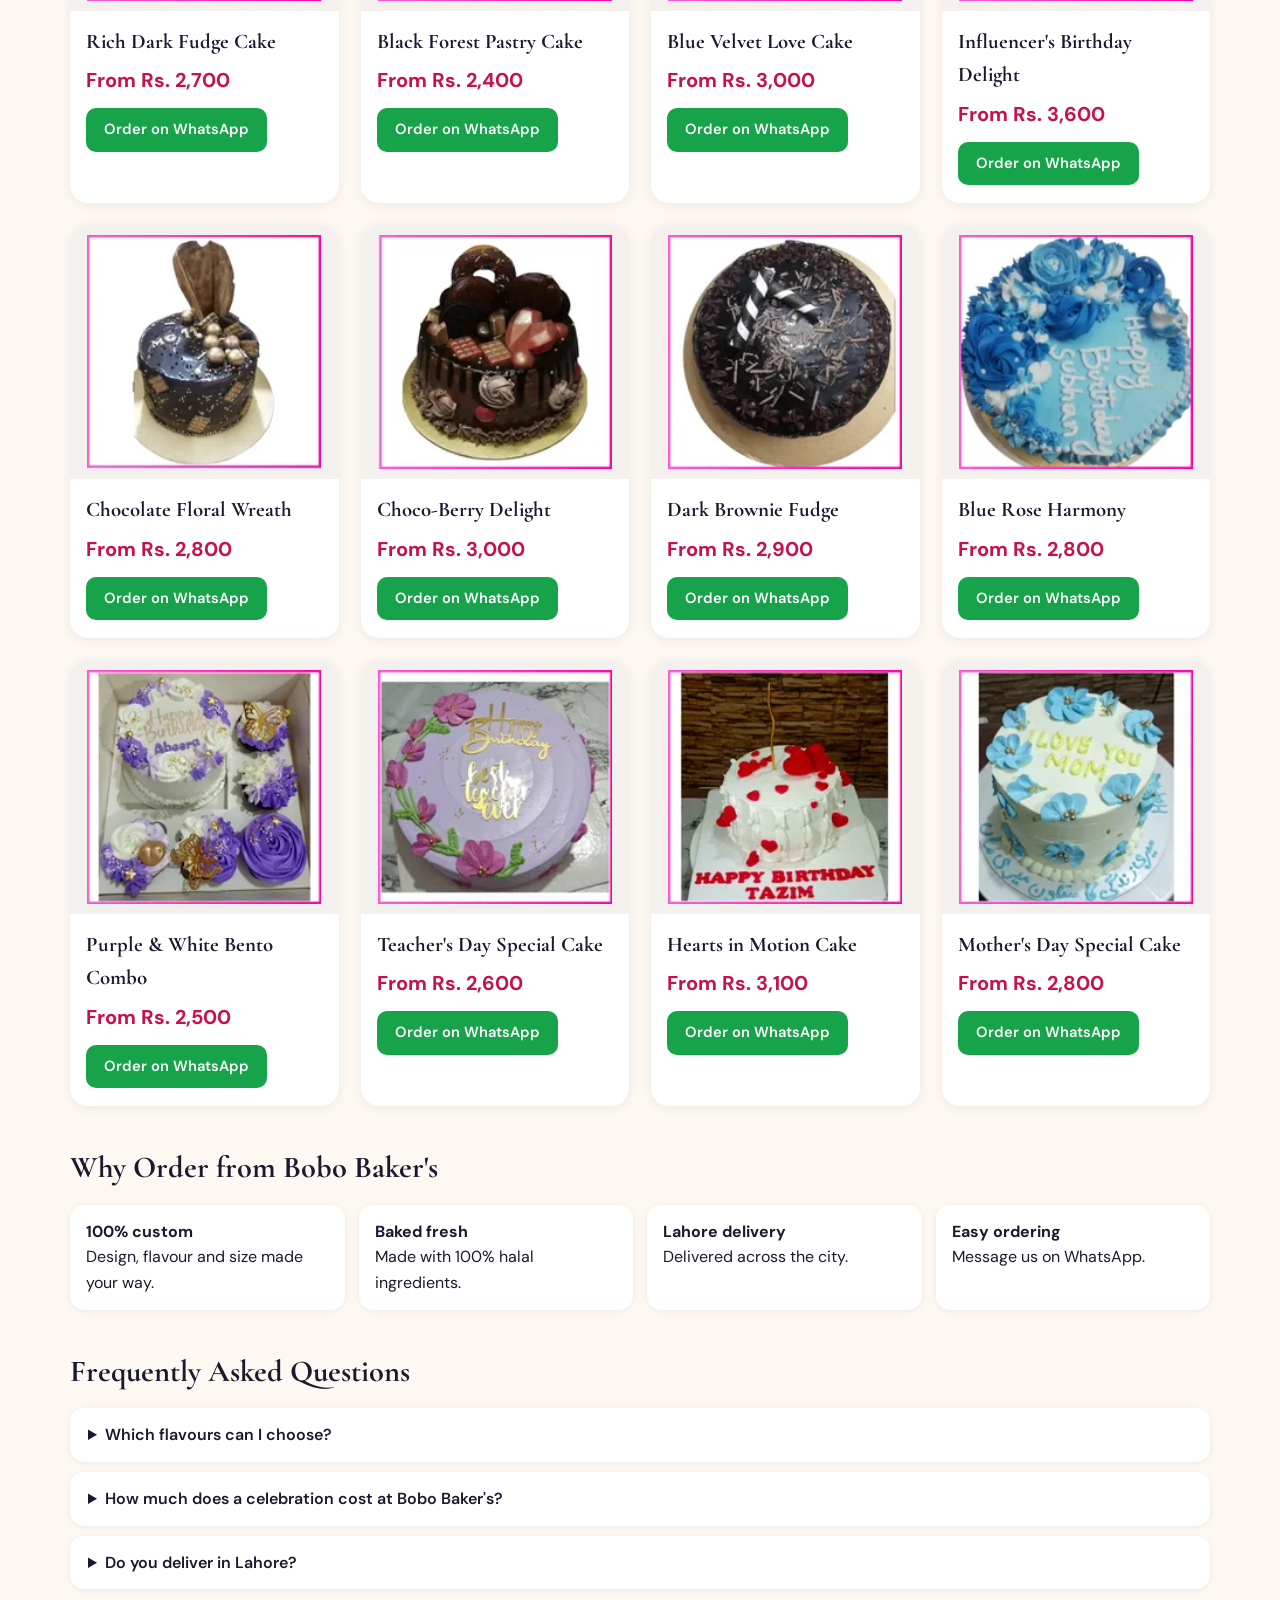
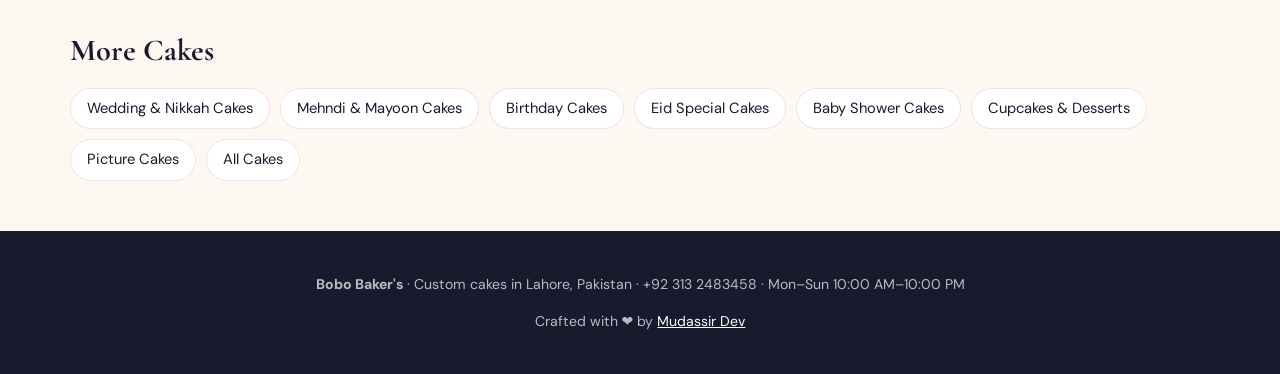
<file: celebration-cakes-lahore/index.html>
<!DOCTYPE html>
<html lang="en-PK"><head><meta charset="UTF-8"><meta name="viewport" content="width=device-width, initial-scale=1">
<title>Celebration &amp; Classic Cakes in Lahore | Bobo Baker&#x27;s</title><meta name="description" content="Celebration and classic custom cakes in Lahore. 20 designs from Rs. 2,000. Fresh flavours, baked to order by Bobo Baker&#x27;s, delivered across Lahore."><link rel="canonical" href="https://mudassirkhan081.github.io/BoboBakers/celebration-cakes-lahore/">
<meta name="robots" content="index, follow, max-image-preview:large">
<meta property="og:type" content="website"><meta property="og:title" content="Celebration &amp; Classic Cakes in Lahore | Bobo Baker&#x27;s"><meta property="og:description" content="Celebration and classic custom cakes in Lahore. 20 designs from Rs. 2,000. Fresh flavours, baked to order by Bobo Baker&#x27;s, delivered across Lahore."><meta property="og:url" content="https://mudassirkhan081.github.io/BoboBakers/celebration-cakes-lahore/"><meta property="og:image" content="https://mudassirkhan081.github.io/BoboBakers/og-image.jpg"><meta property="og:site_name" content="Bobo Baker's"><meta property="og:locale" content="en_PK">
<meta name="twitter:card" content="summary_large_image">
<link rel="icon" href="../logo.png"><link rel="apple-touch-icon" href="../apple-touch-icon.png">
<link rel="preconnect" href="https://fonts.googleapis.com"><link rel="preconnect" href="https://fonts.gstatic.com" crossorigin>
<link href="https://fonts.googleapis.com/css2?family=Cormorant+Garamond:wght@600;700&family=DM+Sans:wght@400;500;600;700&family=Great+Vibes&display=swap" rel="stylesheet">
<link rel="stylesheet" href="../lp.css">
<script type="application/ld+json">{"@context": "https://schema.org", "@type": "BreadcrumbList", "itemListElement": [{"@type": "ListItem", "position": 1, "name": "Home", "item": "https://mudassirkhan081.github.io/BoboBakers/"}, {"@type": "ListItem", "position": 2, "name": "Celebration & Classic Cakes", "item": "https://mudassirkhan081.github.io/BoboBakers/celebration-cakes-lahore/"}]}</script>
<script type="application/ld+json">{"@context": "https://schema.org", "@type": "FAQPage", "mainEntity": [{"@type": "Question", "name": "Which flavours can I choose?", "acceptedAnswer": {"@type": "Answer", "text": "You can choose flavours such as chocolate, vanilla, red velvet, lemon and black forest. Ask us on WhatsApp if you have a different flavour in mind."}}, {"@type": "Question", "name": "How much does a celebration cost at Bobo Baker's?", "acceptedAnswer": {"@type": "Answer", "text": "Starting prices of our listed celebration designs range from Rs. 2,000 to Rs. 3,600. The final price depends on size and decoration, so send us your idea on WhatsApp for an exact quote."}}, {"@type": "Question", "name": "Do you deliver in Lahore?", "acceptedAnswer": {"@type": "Answer", "text": "Yes, Bobo Baker's delivers custom cakes across Lahore. Message us on WhatsApp at +92 313 2483458 with your location and date to confirm."}}]}</script>
<script type="application/ld+json">{"@context": "https://schema.org", "@type": "CollectionPage", "@id": "https://mudassirkhan081.github.io/BoboBakers/celebration-cakes-lahore/#page", "url": "https://mudassirkhan081.github.io/BoboBakers/celebration-cakes-lahore/", "name": "Celebration & Classic Cakes in Lahore", "description": "Celebration and classic custom cakes in Lahore. 20 designs from Rs. 2,000. Fresh flavours, baked to order by Bobo Baker's, delivered across Lahore.", "inLanguage": "en-PK", "isPartOf": {"@id": "https://mudassirkhan081.github.io/BoboBakers/#website"}, "about": {"@id": "https://mudassirkhan081.github.io/BoboBakers/#bakery"}, "mainEntity": {"@type": "ItemList", "numberOfItems": 20, "itemListElement": [{"@type": "ListItem", "position": 1, "item": {"@type": "Product", "name": "Crimson Love Birthday Heart", "image": "https://mudassirkhan081.github.io/BoboBakers/98.webp", "brand": {"@type": "Brand", "name": "Bobo Baker's"}, "offers": {"@type": "Offer", "priceCurrency": "PKR", "price": 2700, "url": "https://mudassirkhan081.github.io/BoboBakers/celebration-cakes-lahore/"}}}, {"@type": "ListItem", "position": 2, "item": {"@type": "Product", "name": "Ultimate Chocolate Fantasy", "image": "https://mudassirkhan081.github.io/BoboBakers/3.webp", "brand": {"@type": "Brand", "name": "Bobo Baker's"}, "offers": {"@type": "Offer", "priceCurrency": "PKR", "price": 2800, "url": "https://mudassirkhan081.github.io/BoboBakers/celebration-cakes-lahore/"}}}, {"@type": "ListItem", "position": 3, "item": {"@type": "Product", "name": "Classic Vanilla Birthday", "image": "https://mudassirkhan081.github.io/BoboBakers/18.webp", "brand": {"@type": "Brand", "name": "Bobo Baker's"}, "offers": {"@type": "Offer", "priceCurrency": "PKR", "price": 2200, "url": "https://mudassirkhan081.github.io/BoboBakers/celebration-cakes-lahore/"}}}, {"@type": "ListItem", "position": 4, "item": {"@type": "Product", "name": "Oreo Cream Delight", "image": "https://mudassirkhan081.github.io/BoboBakers/26.webp", "brand": {"@type": "Brand", "name": "Bobo Baker's"}, "offers": {"@type": "Offer", "priceCurrency": "PKR", "price": 2800, "url": "https://mudassirkhan081.github.io/BoboBakers/celebration-cakes-lahore/"}}}, {"@type": "ListItem", "position": 5, "item": {"@type": "Product", "name": "Mango Citrus Swirl", "image": "https://mudassirkhan081.github.io/BoboBakers/28.webp", "brand": {"@type": "Brand", "name": "Bobo Baker's"}, "offers": {"@type": "Offer", "priceCurrency": "PKR", "price": 2600, "url": "https://mudassirkhan081.github.io/BoboBakers/celebration-cakes-lahore/"}}}, {"@type": "ListItem", "position": 6, "item": {"@type": "Product", "name": "Midnight Dark Chocolate", "image": "https://mudassirkhan081.github.io/BoboBakers/29.webp", "brand": {"@type": "Brand", "name": "Bobo Baker's"}, "offers": {"@type": "Offer", "priceCurrency": "PKR", "price": 2900, "url": "https://mudassirkhan081.github.io/BoboBakers/celebration-cakes-lahore/"}}}, {"@type": "ListItem", "position": 7, "item": {"@type": "Product", "name": "Chocolate Loaded Bar Cake", "image": "https://mudassirkhan081.github.io/BoboBakers/30.webp", "brand": {"@type": "Brand", "name": "Bobo Baker's"}, "offers": {"@type": "Offer", "priceCurrency": "PKR", "price": 3200, "url": "https://mudassirkhan081.github.io/BoboBakers/celebration-cakes-lahore/"}}}, {"@type": "ListItem", "position": 8, "item": {"@type": "Product", "name": "Simple Vanilla Joy", "image": "https://mudassirkhan081.github.io/BoboBakers/34.webp", "brand": {"@type": "Brand", "name": "Bobo Baker's"}, "offers": {"@type": "Offer", "priceCurrency": "PKR", "price": 2000, "url": "https://mudassirkhan081.github.io/BoboBakers/celebration-cakes-lahore/"}}}, {"@type": "ListItem", "position": 9, "item": {"@type": "Product", "name": "Rich Dark Fudge Cake", "image": "https://mudassirkhan081.github.io/BoboBakers/38.webp", "brand": {"@type": "Brand", "name": "Bobo Baker's"}, "offers": {"@type": "Offer", "priceCurrency": "PKR", "price": 2700, "url": "https://mudassirkhan081.github.io/BoboBakers/celebration-cakes-lahore/"}}}, {"@type": "ListItem", "position": 10, "item": {"@type": "Product", "name": "Black Forest Pastry Cake", "image": "https://mudassirkhan081.github.io/BoboBakers/66.webp", "brand": {"@type": "Brand", "name": "Bobo Baker's"}, "offers": {"@type": "Offer", "priceCurrency": "PKR", "price": 2400, "url": "https://mudassirkhan081.github.io/BoboBakers/celebration-cakes-lahore/"}}}, {"@type": "ListItem", "position": 11, "item": {"@type": "Product", "name": "Blue Velvet Love Cake", "image": "https://mudassirkhan081.github.io/BoboBakers/91.webp", "brand": {"@type": "Brand", "name": "Bobo Baker's"}, "offers": {"@type": "Offer", "priceCurrency": "PKR", "price": 3000, "url": "https://mudassirkhan081.github.io/BoboBakers/celebration-cakes-lahore/"}}}, {"@type": "ListItem", "position": 12, "item": {"@type": "Product", "name": "Influencer's Birthday Delight", "image": "https://mudassirkhan081.github.io/BoboBakers/93.webp", "brand": {"@type": "Brand", "name": "Bobo Baker's"}, "offers": {"@type": "Offer", "priceCurrency": "PKR", "price": 3600, "url": "https://mudassirkhan081.github.io/BoboBakers/celebration-cakes-lahore/"}}}, {"@type": "ListItem", "position": 13, "item": {"@type": "Product", "name": "Chocolate Floral Wreath", "image": "https://mudassirkhan081.github.io/BoboBakers/6.webp", "brand": {"@type": "Brand", "name": "Bobo Baker's"}, "offers": {"@type": "Offer", "priceCurrency": "PKR", "price": 2800, "url": "https://mudassirkhan081.github.io/BoboBakers/celebration-cakes-lahore/"}}}, {"@type": "ListItem", "position": 14, "item": {"@type": "Product", "name": "Choco-Berry Delight", "image": "https://mudassirkhan081.github.io/BoboBakers/22.webp", "brand": {"@type": "Brand", "name": "Bobo Baker's"}, "offers": {"@type": "Offer", "priceCurrency": "PKR", "price": 3000, "url": "https://mudassirkhan081.github.io/BoboBakers/celebration-cakes-lahore/"}}}, {"@type": "ListItem", "position": 15, "item": {"@type": "Product", "name": "Dark Brownie Fudge", "image": "https://mudassirkhan081.github.io/BoboBakers/39.webp", "brand": {"@type": "Brand", "name": "Bobo Baker's"}, "offers": {"@type": "Offer", "priceCurrency": "PKR", "price": 2900, "url": "https://mudassirkhan081.github.io/BoboBakers/celebration-cakes-lahore/"}}}, {"@type": "ListItem", "position": 16, "item": {"@type": "Product", "name": "Blue Rose Harmony", "image": "https://mudassirkhan081.github.io/BoboBakers/42.webp", "brand": {"@type": "Brand", "name": "Bobo Baker's"}, "offers": {"@type": "Offer", "priceCurrency": "PKR", "price": 2800, "url": "https://mudassirkhan081.github.io/BoboBakers/celebration-cakes-lahore/"}}}, {"@type": "ListItem", "position": 17, "item": {"@type": "Product", "name": "Purple & White Bento Combo", "image": "https://mudassirkhan081.github.io/BoboBakers/81.webp", "brand": {"@type": "Brand", "name": "Bobo Baker's"}, "offers": {"@type": "Offer", "priceCurrency": "PKR", "price": 2500, "url": "https://mudassirkhan081.github.io/BoboBakers/celebration-cakes-lahore/"}}}, {"@type": "ListItem", "position": 18, "item": {"@type": "Product", "name": "Teacher's Day Special Cake", "image": "https://mudassirkhan081.github.io/BoboBakers/85.webp", "brand": {"@type": "Brand", "name": "Bobo Baker's"}, "offers": {"@type": "Offer", "priceCurrency": "PKR", "price": 2600, "url": "https://mudassirkhan081.github.io/BoboBakers/celebration-cakes-lahore/"}}}, {"@type": "ListItem", "position": 19, "item": {"@type": "Product", "name": "Hearts in Motion Cake", "image": "https://mudassirkhan081.github.io/BoboBakers/86.webp", "brand": {"@type": "Brand", "name": "Bobo Baker's"}, "offers": {"@type": "Offer", "priceCurrency": "PKR", "price": 3100, "url": "https://mudassirkhan081.github.io/BoboBakers/celebration-cakes-lahore/"}}}, {"@type": "ListItem", "position": 20, "item": {"@type": "Product", "name": "Mother's Day Special Cake", "image": "https://mudassirkhan081.github.io/BoboBakers/97.webp", "brand": {"@type": "Brand", "name": "Bobo Baker's"}, "offers": {"@type": "Offer", "priceCurrency": "PKR", "price": 2800, "url": "https://mudassirkhan081.github.io/BoboBakers/celebration-cakes-lahore/"}}}]}}</script>
</head><body>
<header class="top"><div class="wrap"><a class="brand" href="../">Bobo Baker's</a><a class="btn wa" href="https://wa.me/923132483458?text=Hi%20Bobo%20Baker%27s%2C%20I%20would%20like%20to%20order%20a%20cake." target="_blank" rel="noopener">Order on WhatsApp</a></div></header>
<main class="wrap"><nav class="crumbs" aria-label="Breadcrumb"><a href="../">Home</a> › Celebration &amp; Classic Cakes</nav>
<h1>Celebration &amp; Classic Cakes in Lahore</h1><p class="lead">For anniversaries, achievements and everyday celebrations, our celebration and classic cakes pair clean designs with fresh flavours. Choose from 20 designs, then tell us the occasion, message and flavour on WhatsApp and we will customise your cake. Every cake is baked fresh with 100% halal ingredients.</p>
<h2>Browse 20 Designs</h2><p class="meta">From Rs. 2,000 to Rs. 3,600 (starting prices)</p><div class="grid"><article class="card"><img src="../98.webp" alt="Crimson Love Birthday Heart – Celebration &amp; Classic Cakes in Lahore" width="260" height="246" decoding="async"><div><h3>Crimson Love Birthday Heart</h3><p class="price">From Rs. 2,700</p><a class="btn wa" href="https://wa.me/923132483458?text=Hi%20Bobo%20Baker%27s%2C%20I%20would%20like%20to%20order%20the%20Crimson%20Love%20Birthday%20Heart%20%28from%20Rs.%202%2C700%29." target="_blank" rel="noopener">Order on WhatsApp</a></div></article><article class="card"><img src="../3.webp" alt="Ultimate Chocolate Fantasy – Celebration &amp; Classic Cakes in Lahore" width="260" height="246" decoding="async"><div><h3>Ultimate Chocolate Fantasy</h3><p class="price">From Rs. 2,800</p><a class="btn wa" href="https://wa.me/923132483458?text=Hi%20Bobo%20Baker%27s%2C%20I%20would%20like%20to%20order%20the%20Ultimate%20Chocolate%20Fantasy%20%28from%20Rs.%202%2C800%29." target="_blank" rel="noopener">Order on WhatsApp</a></div></article><article class="card"><img src="../18.webp" alt="Classic Vanilla Birthday – Celebration &amp; Classic Cakes in Lahore" width="260" height="246" decoding="async"><div><h3>Classic Vanilla Birthday</h3><p class="price">From Rs. 2,200</p><a class="btn wa" href="https://wa.me/923132483458?text=Hi%20Bobo%20Baker%27s%2C%20I%20would%20like%20to%20order%20the%20Classic%20Vanilla%20Birthday%20%28from%20Rs.%202%2C200%29." target="_blank" rel="noopener">Order on WhatsApp</a></div></article><article class="card"><img src="../26.webp" alt="Oreo Cream Delight – Celebration &amp; Classic Cakes in Lahore" width="260" height="246" decoding="async"><div><h3>Oreo Cream Delight</h3><p class="price">From Rs. 2,800</p><a class="btn wa" href="https://wa.me/923132483458?text=Hi%20Bobo%20Baker%27s%2C%20I%20would%20like%20to%20order%20the%20Oreo%20Cream%20Delight%20%28from%20Rs.%202%2C800%29." target="_blank" rel="noopener">Order on WhatsApp</a></div></article><article class="card"><img src="../28.webp" alt="Mango Citrus Swirl – Celebration &amp; Classic Cakes in Lahore" width="260" height="246" loading="lazy" decoding="async"><div><h3>Mango Citrus Swirl</h3><p class="price">From Rs. 2,600</p><a class="btn wa" href="https://wa.me/923132483458?text=Hi%20Bobo%20Baker%27s%2C%20I%20would%20like%20to%20order%20the%20Mango%20Citrus%20Swirl%20%28from%20Rs.%202%2C600%29." target="_blank" rel="noopener">Order on WhatsApp</a></div></article><article class="card"><img src="../29.webp" alt="Midnight Dark Chocolate – Celebration &amp; Classic Cakes in Lahore" width="260" height="246" loading="lazy" decoding="async"><div><h3>Midnight Dark Chocolate</h3><p class="price">From Rs. 2,900</p><a class="btn wa" href="https://wa.me/923132483458?text=Hi%20Bobo%20Baker%27s%2C%20I%20would%20like%20to%20order%20the%20Midnight%20Dark%20Chocolate%20%28from%20Rs.%202%2C900%29." target="_blank" rel="noopener">Order on WhatsApp</a></div></article><article class="card"><img src="../30.webp" alt="Chocolate Loaded Bar Cake – Celebration &amp; Classic Cakes in Lahore" width="260" height="246" loading="lazy" decoding="async"><div><h3>Chocolate Loaded Bar Cake</h3><p class="price">From Rs. 3,200</p><a class="btn wa" href="https://wa.me/923132483458?text=Hi%20Bobo%20Baker%27s%2C%20I%20would%20like%20to%20order%20the%20Chocolate%20Loaded%20Bar%20Cake%20%28from%20Rs.%203%2C200%29." target="_blank" rel="noopener">Order on WhatsApp</a></div></article><article class="card"><img src="../34.webp" alt="Simple Vanilla Joy – Celebration &amp; Classic Cakes in Lahore" width="260" height="246" loading="lazy" decoding="async"><div><h3>Simple Vanilla Joy</h3><p class="price">From Rs. 2,000</p><a class="btn wa" href="https://wa.me/923132483458?text=Hi%20Bobo%20Baker%27s%2C%20I%20would%20like%20to%20order%20the%20Simple%20Vanilla%20Joy%20%28from%20Rs.%202%2C000%29." target="_blank" rel="noopener">Order on WhatsApp</a></div></article><article class="card"><img src="../38.webp" alt="Rich Dark Fudge Cake – Celebration &amp; Classic Cakes in Lahore" width="260" height="246" loading="lazy" decoding="async"><div><h3>Rich Dark Fudge Cake</h3><p class="price">From Rs. 2,700</p><a class="btn wa" href="https://wa.me/923132483458?text=Hi%20Bobo%20Baker%27s%2C%20I%20would%20like%20to%20order%20the%20Rich%20Dark%20Fudge%20Cake%20%28from%20Rs.%202%2C700%29." target="_blank" rel="noopener">Order on WhatsApp</a></div></article><article class="card"><img src="../66.webp" alt="Black Forest Pastry Cake – Celebration &amp; Classic Cakes in Lahore" width="260" height="246" loading="lazy" decoding="async"><div><h3>Black Forest Pastry Cake</h3><p class="price">From Rs. 2,400</p><a class="btn wa" href="https://wa.me/923132483458?text=Hi%20Bobo%20Baker%27s%2C%20I%20would%20like%20to%20order%20the%20Black%20Forest%20Pastry%20Cake%20%28from%20Rs.%202%2C400%29." target="_blank" rel="noopener">Order on WhatsApp</a></div></article><article class="card"><img src="../91.webp" alt="Blue Velvet Love Cake – Celebration &amp; Classic Cakes in Lahore" width="260" height="246" loading="lazy" decoding="async"><div><h3>Blue Velvet Love Cake</h3><p class="price">From Rs. 3,000</p><a class="btn wa" href="https://wa.me/923132483458?text=Hi%20Bobo%20Baker%27s%2C%20I%20would%20like%20to%20order%20the%20Blue%20Velvet%20Love%20Cake%20%28from%20Rs.%203%2C000%29." target="_blank" rel="noopener">Order on WhatsApp</a></div></article><article class="card"><img src="../93.webp" alt="Influencer&#x27;s Birthday Delight – Celebration &amp; Classic Cakes in Lahore" width="260" height="246" loading="lazy" decoding="async"><div><h3>Influencer&#x27;s Birthday Delight</h3><p class="price">From Rs. 3,600</p><a class="btn wa" href="https://wa.me/923132483458?text=Hi%20Bobo%20Baker%27s%2C%20I%20would%20like%20to%20order%20the%20Influencer%27s%20Birthday%20Delight%20%28from%20Rs.%203%2C600%29." target="_blank" rel="noopener">Order on WhatsApp</a></div></article><article class="card"><img src="../6.webp" alt="Chocolate Floral Wreath – Celebration &amp; Classic Cakes in Lahore" width="260" height="246" loading="lazy" decoding="async"><div><h3>Chocolate Floral Wreath</h3><p class="price">From Rs. 2,800</p><a class="btn wa" href="https://wa.me/923132483458?text=Hi%20Bobo%20Baker%27s%2C%20I%20would%20like%20to%20order%20the%20Chocolate%20Floral%20Wreath%20%28from%20Rs.%202%2C800%29." target="_blank" rel="noopener">Order on WhatsApp</a></div></article><article class="card"><img src="../22.webp" alt="Choco-Berry Delight – Celebration &amp; Classic Cakes in Lahore" width="260" height="246" loading="lazy" decoding="async"><div><h3>Choco-Berry Delight</h3><p class="price">From Rs. 3,000</p><a class="btn wa" href="https://wa.me/923132483458?text=Hi%20Bobo%20Baker%27s%2C%20I%20would%20like%20to%20order%20the%20Choco-Berry%20Delight%20%28from%20Rs.%203%2C000%29." target="_blank" rel="noopener">Order on WhatsApp</a></div></article><article class="card"><img src="../39.webp" alt="Dark Brownie Fudge – Celebration &amp; Classic Cakes in Lahore" width="260" height="246" loading="lazy" decoding="async"><div><h3>Dark Brownie Fudge</h3><p class="price">From Rs. 2,900</p><a class="btn wa" href="https://wa.me/923132483458?text=Hi%20Bobo%20Baker%27s%2C%20I%20would%20like%20to%20order%20the%20Dark%20Brownie%20Fudge%20%28from%20Rs.%202%2C900%29." target="_blank" rel="noopener">Order on WhatsApp</a></div></article><article class="card"><img src="../42.webp" alt="Blue Rose Harmony – Celebration &amp; Classic Cakes in Lahore" width="260" height="246" loading="lazy" decoding="async"><div><h3>Blue Rose Harmony</h3><p class="price">From Rs. 2,800</p><a class="btn wa" href="https://wa.me/923132483458?text=Hi%20Bobo%20Baker%27s%2C%20I%20would%20like%20to%20order%20the%20Blue%20Rose%20Harmony%20%28from%20Rs.%202%2C800%29." target="_blank" rel="noopener">Order on WhatsApp</a></div></article><article class="card"><img src="../81.webp" alt="Purple &amp; White Bento Combo – Celebration &amp; Classic Cakes in Lahore" width="260" height="246" loading="lazy" decoding="async"><div><h3>Purple &amp; White Bento Combo</h3><p class="price">From Rs. 2,500</p><a class="btn wa" href="https://wa.me/923132483458?text=Hi%20Bobo%20Baker%27s%2C%20I%20would%20like%20to%20order%20the%20Purple%20%26%20White%20Bento%20Combo%20%28from%20Rs.%202%2C500%29." target="_blank" rel="noopener">Order on WhatsApp</a></div></article><article class="card"><img src="../85.webp" alt="Teacher&#x27;s Day Special Cake – Celebration &amp; Classic Cakes in Lahore" width="260" height="246" loading="lazy" decoding="async"><div><h3>Teacher&#x27;s Day Special Cake</h3><p class="price">From Rs. 2,600</p><a class="btn wa" href="https://wa.me/923132483458?text=Hi%20Bobo%20Baker%27s%2C%20I%20would%20like%20to%20order%20the%20Teacher%27s%20Day%20Special%20Cake%20%28from%20Rs.%202%2C600%29." target="_blank" rel="noopener">Order on WhatsApp</a></div></article><article class="card"><img src="../86.webp" alt="Hearts in Motion Cake – Celebration &amp; Classic Cakes in Lahore" width="260" height="246" loading="lazy" decoding="async"><div><h3>Hearts in Motion Cake</h3><p class="price">From Rs. 3,100</p><a class="btn wa" href="https://wa.me/923132483458?text=Hi%20Bobo%20Baker%27s%2C%20I%20would%20like%20to%20order%20the%20Hearts%20in%20Motion%20Cake%20%28from%20Rs.%203%2C100%29." target="_blank" rel="noopener">Order on WhatsApp</a></div></article><article class="card"><img src="../97.webp" alt="Mother&#x27;s Day Special Cake – Celebration &amp; Classic Cakes in Lahore" width="260" height="246" loading="lazy" decoding="async"><div><h3>Mother&#x27;s Day Special Cake</h3><p class="price">From Rs. 2,800</p><a class="btn wa" href="https://wa.me/923132483458?text=Hi%20Bobo%20Baker%27s%2C%20I%20would%20like%20to%20order%20the%20Mother%27s%20Day%20Special%20Cake%20%28from%20Rs.%202%2C800%29." target="_blank" rel="noopener">Order on WhatsApp</a></div></article></div>
<h2>Why Order from Bobo Baker's</h2><ul class="why"><li><strong>100% custom</strong><br>Design, flavour and size made your way.</li><li><strong>Baked fresh</strong><br>Made with 100% halal ingredients.</li><li><strong>Lahore delivery</strong><br>Delivered across the city.</li><li><strong>Easy ordering</strong><br>Message us on WhatsApp.</li></ul>
<h2>Frequently Asked Questions</h2><details><summary>Which flavours can I choose?</summary><p>You can choose flavours such as chocolate, vanilla, red velvet, lemon and black forest. Ask us on WhatsApp if you have a different flavour in mind.</p></details><details><summary>How much does a celebration cost at Bobo Baker&#x27;s?</summary><p>Starting prices of our listed celebration designs range from Rs. 2,000 to Rs. 3,600. The final price depends on size and decoration, so send us your idea on WhatsApp for an exact quote.</p></details><details><summary>Do you deliver in Lahore?</summary><p>Yes, Bobo Baker&#x27;s delivers custom cakes across Lahore. Message us on WhatsApp at +92 313 2483458 with your location and date to confirm.</p></details>
<h2>More Cakes</h2><ul class="pills"><li><a href="../wedding-cakes-lahore/">Wedding &amp; Nikkah Cakes</a></li><li><a href="../mehndi-cakes-lahore/">Mehndi &amp; Mayoon Cakes</a></li><li><a href="../birthday-cakes-lahore/">Birthday Cakes</a></li><li><a href="../eid-cakes-lahore/">Eid Special Cakes</a></li><li><a href="../baby-shower-cakes-lahore/">Baby Shower Cakes</a></li><li><a href="../cupcakes-lahore/">Cupcakes &amp; Desserts</a></li><li><a href="../picture-cakes-lahore/">Picture Cakes</a></li><li><a href="../#gallery">All Cakes</a></li></ul></main>
<footer><div class="wrap"><p><strong>Bobo Baker's</strong> · Custom cakes in Lahore, Pakistan · +92 313 2483458 · Mon–Sun 10:00 AM–10:00 PM</p><p>Crafted with ❤️ by <a href="https://wa.me/923082646238" target="_blank" rel="noopener noreferrer">Mudassir Dev</a></p></div></footer>
</body></html>
</file>
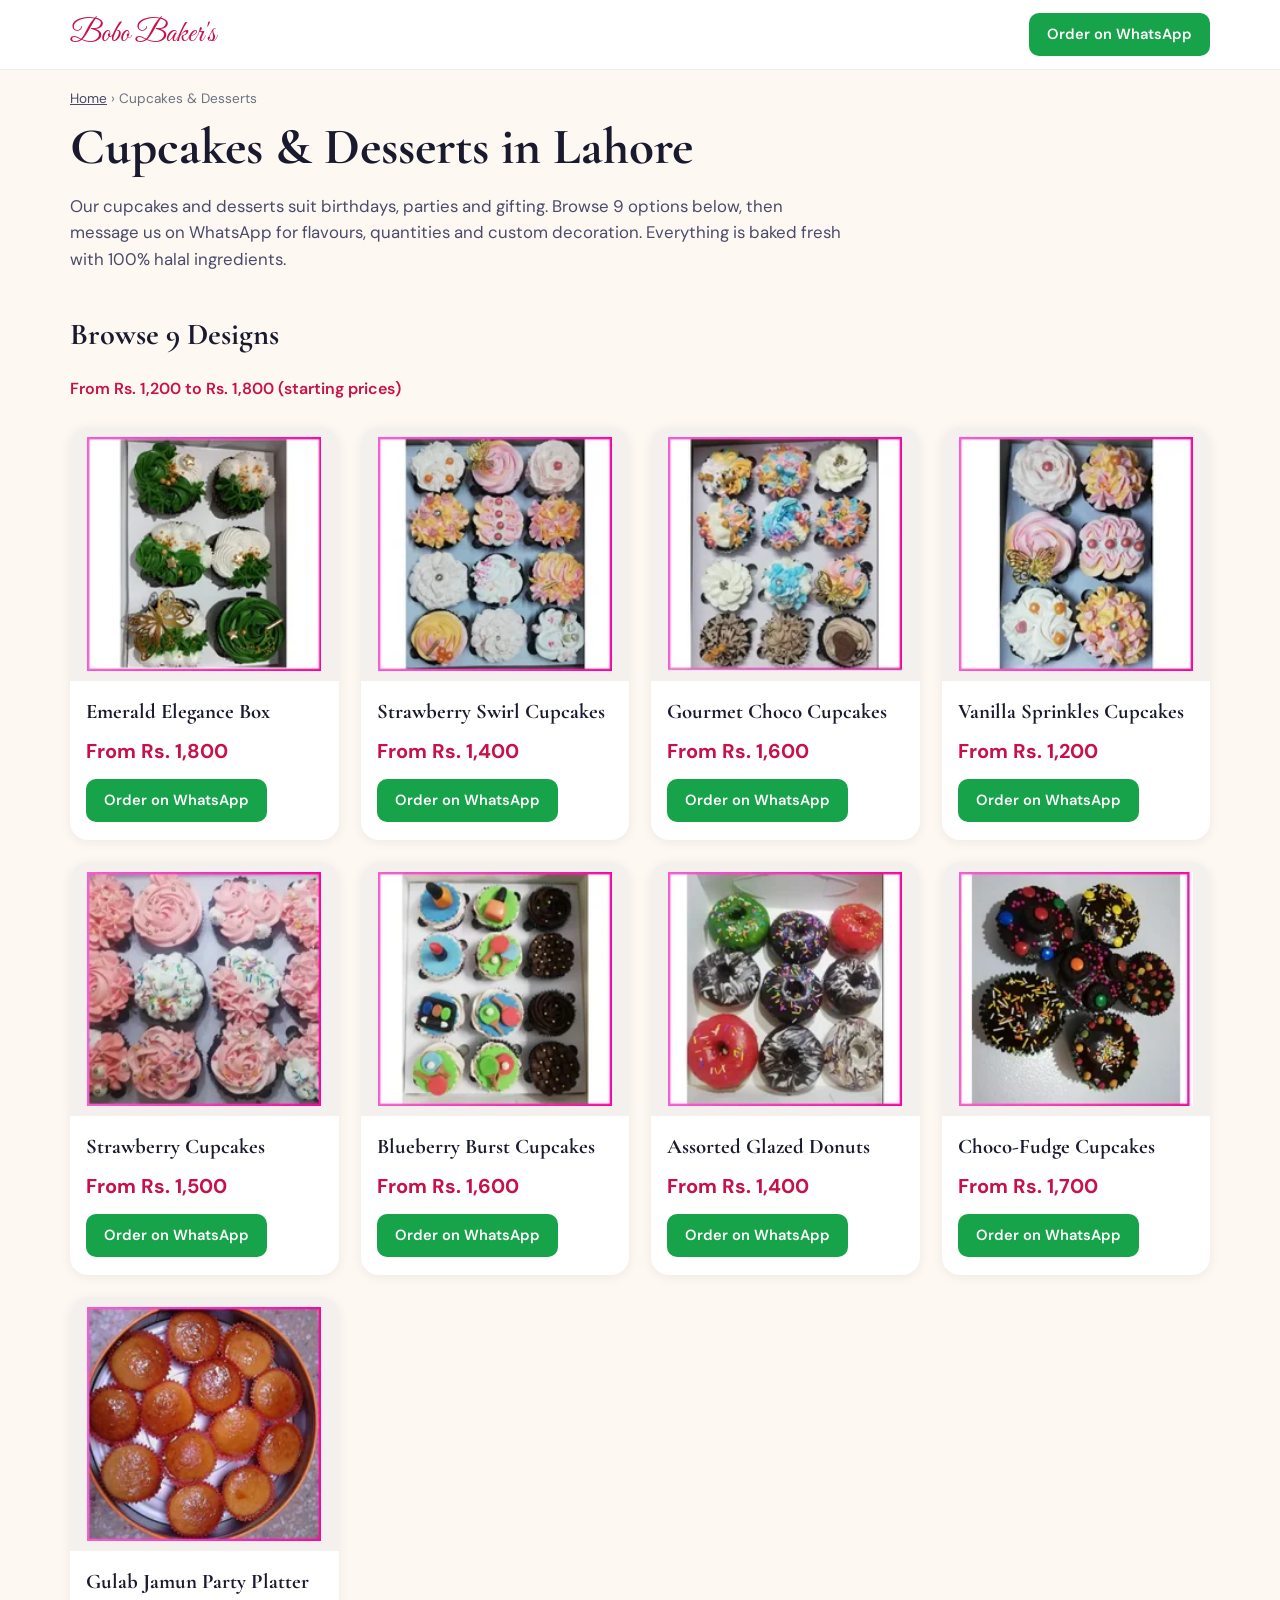
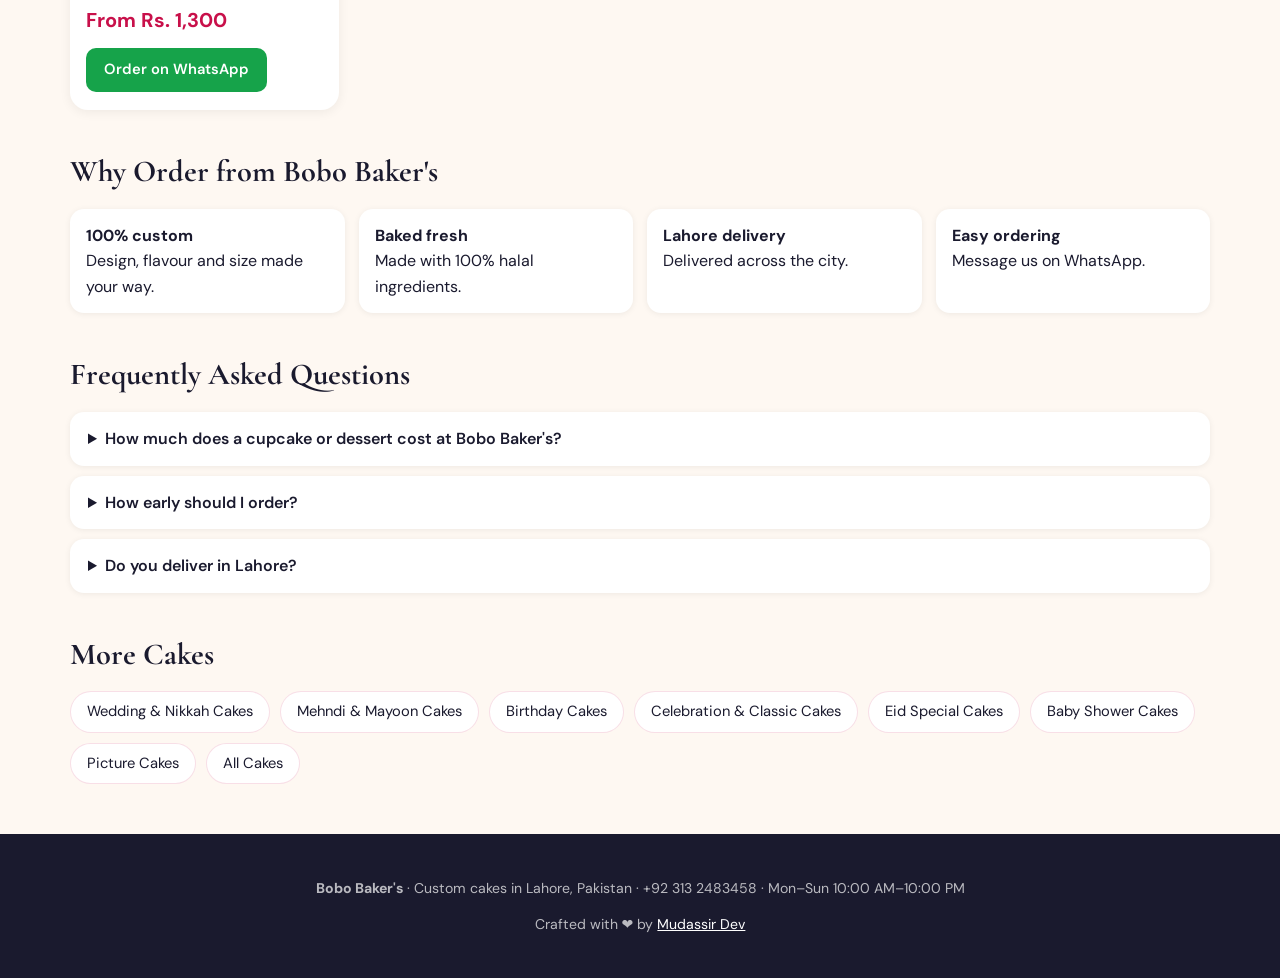
<file: cupcakes-lahore/index.html>
<!DOCTYPE html>
<html lang="en-PK"><head><meta charset="UTF-8"><meta name="viewport" content="width=device-width, initial-scale=1">
<title>Cupcakes &amp; Desserts in Lahore | Bobo Baker&#x27;s</title><meta name="description" content="Fresh cupcakes and desserts in Lahore from Bobo Baker&#x27;s. 9 options from Rs. 1,200. Perfect for parties and gifting. Order on WhatsApp."><link rel="canonical" href="https://mudassirkhan081.github.io/BoboBakers/cupcakes-lahore/">
<meta name="robots" content="index, follow, max-image-preview:large">
<meta property="og:type" content="website"><meta property="og:title" content="Cupcakes &amp; Desserts in Lahore | Bobo Baker&#x27;s"><meta property="og:description" content="Fresh cupcakes and desserts in Lahore from Bobo Baker&#x27;s. 9 options from Rs. 1,200. Perfect for parties and gifting. Order on WhatsApp."><meta property="og:url" content="https://mudassirkhan081.github.io/BoboBakers/cupcakes-lahore/"><meta property="og:image" content="https://mudassirkhan081.github.io/BoboBakers/og-image.jpg"><meta property="og:site_name" content="Bobo Baker's"><meta property="og:locale" content="en_PK">
<meta name="twitter:card" content="summary_large_image">
<link rel="icon" href="../logo.png"><link rel="apple-touch-icon" href="../apple-touch-icon.png">
<link rel="preconnect" href="https://fonts.googleapis.com"><link rel="preconnect" href="https://fonts.gstatic.com" crossorigin>
<link href="https://fonts.googleapis.com/css2?family=Cormorant+Garamond:wght@600;700&family=DM+Sans:wght@400;500;600;700&family=Great+Vibes&display=swap" rel="stylesheet">
<link rel="stylesheet" href="../lp.css">
<script type="application/ld+json">{"@context": "https://schema.org", "@type": "BreadcrumbList", "itemListElement": [{"@type": "ListItem", "position": 1, "name": "Home", "item": "https://mudassirkhan081.github.io/BoboBakers/"}, {"@type": "ListItem", "position": 2, "name": "Cupcakes & Desserts", "item": "https://mudassirkhan081.github.io/BoboBakers/cupcakes-lahore/"}]}</script>
<script type="application/ld+json">{"@context": "https://schema.org", "@type": "FAQPage", "mainEntity": [{"@type": "Question", "name": "How much does a cupcake or dessert cost at Bobo Baker's?", "acceptedAnswer": {"@type": "Answer", "text": "Starting prices of our listed cupcake or dessert designs range from Rs. 1,200 to Rs. 1,800. The final price depends on size and decoration, so send us your idea on WhatsApp for an exact quote."}}, {"@type": "Question", "name": "How early should I order?", "acceptedAnswer": {"@type": "Answer", "text": "We recommend ordering at least 24–48 hours in advance for standard cakes, and 3–5 days ahead for multi-tier or highly customised designs."}}, {"@type": "Question", "name": "Do you deliver in Lahore?", "acceptedAnswer": {"@type": "Answer", "text": "Yes, Bobo Baker's delivers custom cakes across Lahore. Message us on WhatsApp at +92 313 2483458 with your location and date to confirm."}}]}</script>
<script type="application/ld+json">{"@context": "https://schema.org", "@type": "CollectionPage", "@id": "https://mudassirkhan081.github.io/BoboBakers/cupcakes-lahore/#page", "url": "https://mudassirkhan081.github.io/BoboBakers/cupcakes-lahore/", "name": "Cupcakes & Desserts in Lahore", "description": "Fresh cupcakes and desserts in Lahore from Bobo Baker's. 9 options from Rs. 1,200. Perfect for parties and gifting. Order on WhatsApp.", "inLanguage": "en-PK", "isPartOf": {"@id": "https://mudassirkhan081.github.io/BoboBakers/#website"}, "about": {"@id": "https://mudassirkhan081.github.io/BoboBakers/#bakery"}, "mainEntity": {"@type": "ItemList", "numberOfItems": 9, "itemListElement": [{"@type": "ListItem", "position": 1, "item": {"@type": "Product", "name": "Emerald Elegance Box", "image": "https://mudassirkhan081.github.io/BoboBakers/95.webp", "brand": {"@type": "Brand", "name": "Bobo Baker's"}, "offers": {"@type": "Offer", "priceCurrency": "PKR", "price": 1800, "url": "https://mudassirkhan081.github.io/BoboBakers/cupcakes-lahore/"}}}, {"@type": "ListItem", "position": 2, "item": {"@type": "Product", "name": "Strawberry Swirl Cupcakes", "image": "https://mudassirkhan081.github.io/BoboBakers/47.webp", "brand": {"@type": "Brand", "name": "Bobo Baker's"}, "offers": {"@type": "Offer", "priceCurrency": "PKR", "price": 1400, "url": "https://mudassirkhan081.github.io/BoboBakers/cupcakes-lahore/"}}}, {"@type": "ListItem", "position": 3, "item": {"@type": "Product", "name": "Gourmet Choco Cupcakes", "image": "https://mudassirkhan081.github.io/BoboBakers/48.webp", "brand": {"@type": "Brand", "name": "Bobo Baker's"}, "offers": {"@type": "Offer", "priceCurrency": "PKR", "price": 1600, "url": "https://mudassirkhan081.github.io/BoboBakers/cupcakes-lahore/"}}}, {"@type": "ListItem", "position": 4, "item": {"@type": "Product", "name": "Vanilla Sprinkles Cupcakes", "image": "https://mudassirkhan081.github.io/BoboBakers/49.webp", "brand": {"@type": "Brand", "name": "Bobo Baker's"}, "offers": {"@type": "Offer", "priceCurrency": "PKR", "price": 1200, "url": "https://mudassirkhan081.github.io/BoboBakers/cupcakes-lahore/"}}}, {"@type": "ListItem", "position": 5, "item": {"@type": "Product", "name": "Strawberry Cupcakes", "image": "https://mudassirkhan081.github.io/BoboBakers/50.webp", "brand": {"@type": "Brand", "name": "Bobo Baker's"}, "offers": {"@type": "Offer", "priceCurrency": "PKR", "price": 1500, "url": "https://mudassirkhan081.github.io/BoboBakers/cupcakes-lahore/"}}}, {"@type": "ListItem", "position": 6, "item": {"@type": "Product", "name": "Blueberry Burst Cupcakes", "image": "https://mudassirkhan081.github.io/BoboBakers/51.webp", "brand": {"@type": "Brand", "name": "Bobo Baker's"}, "offers": {"@type": "Offer", "priceCurrency": "PKR", "price": 1600, "url": "https://mudassirkhan081.github.io/BoboBakers/cupcakes-lahore/"}}}, {"@type": "ListItem", "position": 7, "item": {"@type": "Product", "name": "Assorted Glazed Donuts", "image": "https://mudassirkhan081.github.io/BoboBakers/52.webp", "brand": {"@type": "Brand", "name": "Bobo Baker's"}, "offers": {"@type": "Offer", "priceCurrency": "PKR", "price": 1400, "url": "https://mudassirkhan081.github.io/BoboBakers/cupcakes-lahore/"}}}, {"@type": "ListItem", "position": 8, "item": {"@type": "Product", "name": "Choco-Fudge Cupcakes", "image": "https://mudassirkhan081.github.io/BoboBakers/53.webp", "brand": {"@type": "Brand", "name": "Bobo Baker's"}, "offers": {"@type": "Offer", "priceCurrency": "PKR", "price": 1700, "url": "https://mudassirkhan081.github.io/BoboBakers/cupcakes-lahore/"}}}, {"@type": "ListItem", "position": 9, "item": {"@type": "Product", "name": "Gulab Jamun Party Platter", "image": "https://mudassirkhan081.github.io/BoboBakers/54.webp", "brand": {"@type": "Brand", "name": "Bobo Baker's"}, "offers": {"@type": "Offer", "priceCurrency": "PKR", "price": 1300, "url": "https://mudassirkhan081.github.io/BoboBakers/cupcakes-lahore/"}}}]}}</script>
</head><body>
<header class="top"><div class="wrap"><a class="brand" href="../">Bobo Baker's</a><a class="btn wa" href="https://wa.me/923132483458?text=Hi%20Bobo%20Baker%27s%2C%20I%20would%20like%20to%20order%20a%20cake." target="_blank" rel="noopener">Order on WhatsApp</a></div></header>
<main class="wrap"><nav class="crumbs" aria-label="Breadcrumb"><a href="../">Home</a> › Cupcakes &amp; Desserts</nav>
<h1>Cupcakes &amp; Desserts in Lahore</h1><p class="lead">Our cupcakes and desserts suit birthdays, parties and gifting. Browse 9 options below, then message us on WhatsApp for flavours, quantities and custom decoration. Everything is baked fresh with 100% halal ingredients.</p>
<h2>Browse 9 Designs</h2><p class="meta">From Rs. 1,200 to Rs. 1,800 (starting prices)</p><div class="grid"><article class="card"><img src="../95.webp" alt="Emerald Elegance Box – Cupcakes &amp; Desserts in Lahore" width="260" height="246" decoding="async"><div><h3>Emerald Elegance Box</h3><p class="price">From Rs. 1,800</p><a class="btn wa" href="https://wa.me/923132483458?text=Hi%20Bobo%20Baker%27s%2C%20I%20would%20like%20to%20order%20the%20Emerald%20Elegance%20Box%20%28from%20Rs.%201%2C800%29." target="_blank" rel="noopener">Order on WhatsApp</a></div></article><article class="card"><img src="../47.webp" alt="Strawberry Swirl Cupcakes – Cupcakes &amp; Desserts in Lahore" width="260" height="246" decoding="async"><div><h3>Strawberry Swirl Cupcakes</h3><p class="price">From Rs. 1,400</p><a class="btn wa" href="https://wa.me/923132483458?text=Hi%20Bobo%20Baker%27s%2C%20I%20would%20like%20to%20order%20the%20Strawberry%20Swirl%20Cupcakes%20%28from%20Rs.%201%2C400%29." target="_blank" rel="noopener">Order on WhatsApp</a></div></article><article class="card"><img src="../48.webp" alt="Gourmet Choco Cupcakes – Cupcakes &amp; Desserts in Lahore" width="260" height="246" decoding="async"><div><h3>Gourmet Choco Cupcakes</h3><p class="price">From Rs. 1,600</p><a class="btn wa" href="https://wa.me/923132483458?text=Hi%20Bobo%20Baker%27s%2C%20I%20would%20like%20to%20order%20the%20Gourmet%20Choco%20Cupcakes%20%28from%20Rs.%201%2C600%29." target="_blank" rel="noopener">Order on WhatsApp</a></div></article><article class="card"><img src="../49.webp" alt="Vanilla Sprinkles Cupcakes – Cupcakes &amp; Desserts in Lahore" width="260" height="246" decoding="async"><div><h3>Vanilla Sprinkles Cupcakes</h3><p class="price">From Rs. 1,200</p><a class="btn wa" href="https://wa.me/923132483458?text=Hi%20Bobo%20Baker%27s%2C%20I%20would%20like%20to%20order%20the%20Vanilla%20Sprinkles%20Cupcakes%20%28from%20Rs.%201%2C200%29." target="_blank" rel="noopener">Order on WhatsApp</a></div></article><article class="card"><img src="../50.webp" alt="Strawberry Cupcakes – Cupcakes &amp; Desserts in Lahore" width="260" height="246" loading="lazy" decoding="async"><div><h3>Strawberry Cupcakes</h3><p class="price">From Rs. 1,500</p><a class="btn wa" href="https://wa.me/923132483458?text=Hi%20Bobo%20Baker%27s%2C%20I%20would%20like%20to%20order%20the%20Strawberry%20Cupcakes%20%28from%20Rs.%201%2C500%29." target="_blank" rel="noopener">Order on WhatsApp</a></div></article><article class="card"><img src="../51.webp" alt="Blueberry Burst Cupcakes – Cupcakes &amp; Desserts in Lahore" width="260" height="246" loading="lazy" decoding="async"><div><h3>Blueberry Burst Cupcakes</h3><p class="price">From Rs. 1,600</p><a class="btn wa" href="https://wa.me/923132483458?text=Hi%20Bobo%20Baker%27s%2C%20I%20would%20like%20to%20order%20the%20Blueberry%20Burst%20Cupcakes%20%28from%20Rs.%201%2C600%29." target="_blank" rel="noopener">Order on WhatsApp</a></div></article><article class="card"><img src="../52.webp" alt="Assorted Glazed Donuts – Cupcakes &amp; Desserts in Lahore" width="260" height="246" loading="lazy" decoding="async"><div><h3>Assorted Glazed Donuts</h3><p class="price">From Rs. 1,400</p><a class="btn wa" href="https://wa.me/923132483458?text=Hi%20Bobo%20Baker%27s%2C%20I%20would%20like%20to%20order%20the%20Assorted%20Glazed%20Donuts%20%28from%20Rs.%201%2C400%29." target="_blank" rel="noopener">Order on WhatsApp</a></div></article><article class="card"><img src="../53.webp" alt="Choco-Fudge Cupcakes – Cupcakes &amp; Desserts in Lahore" width="260" height="246" loading="lazy" decoding="async"><div><h3>Choco-Fudge Cupcakes</h3><p class="price">From Rs. 1,700</p><a class="btn wa" href="https://wa.me/923132483458?text=Hi%20Bobo%20Baker%27s%2C%20I%20would%20like%20to%20order%20the%20Choco-Fudge%20Cupcakes%20%28from%20Rs.%201%2C700%29." target="_blank" rel="noopener">Order on WhatsApp</a></div></article><article class="card"><img src="../54.webp" alt="Gulab Jamun Party Platter – Cupcakes &amp; Desserts in Lahore" width="260" height="246" loading="lazy" decoding="async"><div><h3>Gulab Jamun Party Platter</h3><p class="price">From Rs. 1,300</p><a class="btn wa" href="https://wa.me/923132483458?text=Hi%20Bobo%20Baker%27s%2C%20I%20would%20like%20to%20order%20the%20Gulab%20Jamun%20Party%20Platter%20%28from%20Rs.%201%2C300%29." target="_blank" rel="noopener">Order on WhatsApp</a></div></article></div>
<h2>Why Order from Bobo Baker's</h2><ul class="why"><li><strong>100% custom</strong><br>Design, flavour and size made your way.</li><li><strong>Baked fresh</strong><br>Made with 100% halal ingredients.</li><li><strong>Lahore delivery</strong><br>Delivered across the city.</li><li><strong>Easy ordering</strong><br>Message us on WhatsApp.</li></ul>
<h2>Frequently Asked Questions</h2><details><summary>How much does a cupcake or dessert cost at Bobo Baker&#x27;s?</summary><p>Starting prices of our listed cupcake or dessert designs range from Rs. 1,200 to Rs. 1,800. The final price depends on size and decoration, so send us your idea on WhatsApp for an exact quote.</p></details><details><summary>How early should I order?</summary><p>We recommend ordering at least 24–48 hours in advance for standard cakes, and 3–5 days ahead for multi-tier or highly customised designs.</p></details><details><summary>Do you deliver in Lahore?</summary><p>Yes, Bobo Baker&#x27;s delivers custom cakes across Lahore. Message us on WhatsApp at +92 313 2483458 with your location and date to confirm.</p></details>
<h2>More Cakes</h2><ul class="pills"><li><a href="../wedding-cakes-lahore/">Wedding &amp; Nikkah Cakes</a></li><li><a href="../mehndi-cakes-lahore/">Mehndi &amp; Mayoon Cakes</a></li><li><a href="../birthday-cakes-lahore/">Birthday Cakes</a></li><li><a href="../celebration-cakes-lahore/">Celebration &amp; Classic Cakes</a></li><li><a href="../eid-cakes-lahore/">Eid Special Cakes</a></li><li><a href="../baby-shower-cakes-lahore/">Baby Shower Cakes</a></li><li><a href="../picture-cakes-lahore/">Picture Cakes</a></li><li><a href="../#gallery">All Cakes</a></li></ul></main>
<footer><div class="wrap"><p><strong>Bobo Baker's</strong> · Custom cakes in Lahore, Pakistan · +92 313 2483458 · Mon–Sun 10:00 AM–10:00 PM</p><p>Crafted with ❤️ by <a href="https://wa.me/923082646238" target="_blank" rel="noopener noreferrer">Mudassir Dev</a></p></div></footer>
</body></html>
</file>
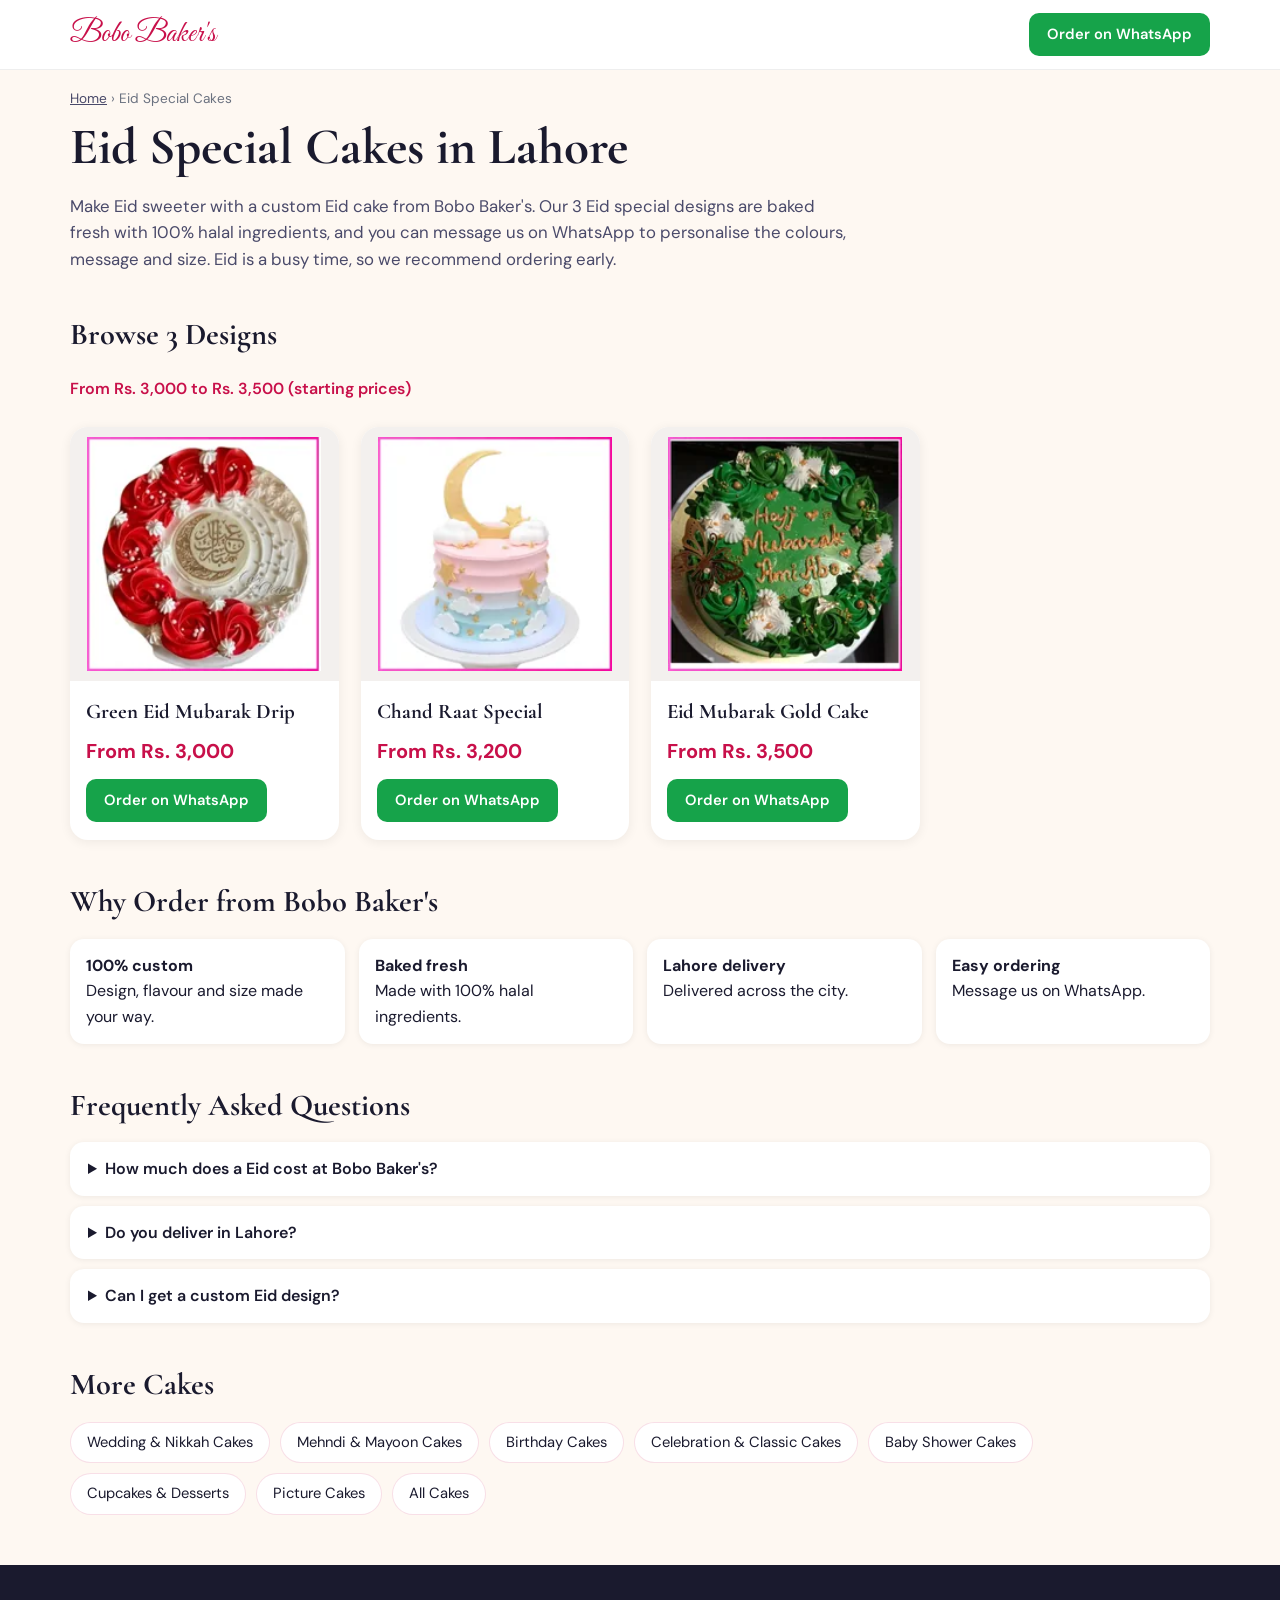
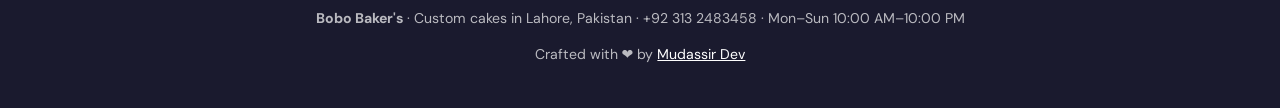
<file: eid-cakes-lahore/index.html>
<!DOCTYPE html>
<html lang="en-PK"><head><meta charset="UTF-8"><meta name="viewport" content="width=device-width, initial-scale=1">
<title>Eid Special Cakes in Lahore | Bobo Baker&#x27;s</title><meta name="description" content="Eid special custom cakes in Lahore from Bobo Baker&#x27;s. 3 designs from Rs. 3,000. Baked fresh, 100% halal, delivered across Lahore."><link rel="canonical" href="https://mudassirkhan081.github.io/BoboBakers/eid-cakes-lahore/">
<meta name="robots" content="index, follow, max-image-preview:large">
<meta property="og:type" content="website"><meta property="og:title" content="Eid Special Cakes in Lahore | Bobo Baker&#x27;s"><meta property="og:description" content="Eid special custom cakes in Lahore from Bobo Baker&#x27;s. 3 designs from Rs. 3,000. Baked fresh, 100% halal, delivered across Lahore."><meta property="og:url" content="https://mudassirkhan081.github.io/BoboBakers/eid-cakes-lahore/"><meta property="og:image" content="https://mudassirkhan081.github.io/BoboBakers/og-image.jpg"><meta property="og:site_name" content="Bobo Baker's"><meta property="og:locale" content="en_PK">
<meta name="twitter:card" content="summary_large_image">
<link rel="icon" href="../logo.png"><link rel="apple-touch-icon" href="../apple-touch-icon.png">
<link rel="preconnect" href="https://fonts.googleapis.com"><link rel="preconnect" href="https://fonts.gstatic.com" crossorigin>
<link href="https://fonts.googleapis.com/css2?family=Cormorant+Garamond:wght@600;700&family=DM+Sans:wght@400;500;600;700&family=Great+Vibes&display=swap" rel="stylesheet">
<link rel="stylesheet" href="../lp.css">
<script type="application/ld+json">{"@context": "https://schema.org", "@type": "BreadcrumbList", "itemListElement": [{"@type": "ListItem", "position": 1, "name": "Home", "item": "https://mudassirkhan081.github.io/BoboBakers/"}, {"@type": "ListItem", "position": 2, "name": "Eid Special Cakes", "item": "https://mudassirkhan081.github.io/BoboBakers/eid-cakes-lahore/"}]}</script>
<script type="application/ld+json">{"@context": "https://schema.org", "@type": "FAQPage", "mainEntity": [{"@type": "Question", "name": "How much does a Eid cost at Bobo Baker's?", "acceptedAnswer": {"@type": "Answer", "text": "Starting prices of our listed Eid designs range from Rs. 3,000 to Rs. 3,500. The final price depends on size and decoration, so send us your idea on WhatsApp for an exact quote."}}, {"@type": "Question", "name": "Do you deliver in Lahore?", "acceptedAnswer": {"@type": "Answer", "text": "Yes, Bobo Baker's delivers custom cakes across Lahore. Message us on WhatsApp at +92 313 2483458 with your location and date to confirm."}}, {"@type": "Question", "name": "Can I get a custom Eid design?", "acceptedAnswer": {"@type": "Answer", "text": "Yes. Every cake is custom, so tell us your idea on WhatsApp and we will design it for you."}}]}</script>
<script type="application/ld+json">{"@context": "https://schema.org", "@type": "CollectionPage", "@id": "https://mudassirkhan081.github.io/BoboBakers/eid-cakes-lahore/#page", "url": "https://mudassirkhan081.github.io/BoboBakers/eid-cakes-lahore/", "name": "Eid Special Cakes in Lahore", "description": "Eid special custom cakes in Lahore from Bobo Baker's. 3 designs from Rs. 3,000. Baked fresh, 100% halal, delivered across Lahore.", "inLanguage": "en-PK", "isPartOf": {"@id": "https://mudassirkhan081.github.io/BoboBakers/#website"}, "about": {"@id": "https://mudassirkhan081.github.io/BoboBakers/#bakery"}, "mainEntity": {"@type": "ItemList", "numberOfItems": 3, "itemListElement": [{"@type": "ListItem", "position": 1, "item": {"@type": "Product", "name": "Green Eid Mubarak Drip", "image": "https://mudassirkhan081.github.io/BoboBakers/77.webp", "brand": {"@type": "Brand", "name": "Bobo Baker's"}, "offers": {"@type": "Offer", "priceCurrency": "PKR", "price": 3000, "url": "https://mudassirkhan081.github.io/BoboBakers/eid-cakes-lahore/"}}}, {"@type": "ListItem", "position": 2, "item": {"@type": "Product", "name": "Chand Raat Special", "image": "https://mudassirkhan081.github.io/BoboBakers/78.webp", "brand": {"@type": "Brand", "name": "Bobo Baker's"}, "offers": {"@type": "Offer", "priceCurrency": "PKR", "price": 3200, "url": "https://mudassirkhan081.github.io/BoboBakers/eid-cakes-lahore/"}}}, {"@type": "ListItem", "position": 3, "item": {"@type": "Product", "name": "Eid Mubarak Gold Cake", "image": "https://mudassirkhan081.github.io/BoboBakers/94.webp", "brand": {"@type": "Brand", "name": "Bobo Baker's"}, "offers": {"@type": "Offer", "priceCurrency": "PKR", "price": 3500, "url": "https://mudassirkhan081.github.io/BoboBakers/eid-cakes-lahore/"}}}]}}</script>
</head><body>
<header class="top"><div class="wrap"><a class="brand" href="../">Bobo Baker's</a><a class="btn wa" href="https://wa.me/923132483458?text=Hi%20Bobo%20Baker%27s%2C%20I%20would%20like%20to%20order%20a%20cake." target="_blank" rel="noopener">Order on WhatsApp</a></div></header>
<main class="wrap"><nav class="crumbs" aria-label="Breadcrumb"><a href="../">Home</a> › Eid Special Cakes</nav>
<h1>Eid Special Cakes in Lahore</h1><p class="lead">Make Eid sweeter with a custom Eid cake from Bobo Baker&#x27;s. Our 3 Eid special designs are baked fresh with 100% halal ingredients, and you can message us on WhatsApp to personalise the colours, message and size. Eid is a busy time, so we recommend ordering early.</p>
<h2>Browse 3 Designs</h2><p class="meta">From Rs. 3,000 to Rs. 3,500 (starting prices)</p><div class="grid"><article class="card"><img src="../77.webp" alt="Green Eid Mubarak Drip – Eid Special Cakes in Lahore" width="260" height="246" decoding="async"><div><h3>Green Eid Mubarak Drip</h3><p class="price">From Rs. 3,000</p><a class="btn wa" href="https://wa.me/923132483458?text=Hi%20Bobo%20Baker%27s%2C%20I%20would%20like%20to%20order%20the%20Green%20Eid%20Mubarak%20Drip%20%28from%20Rs.%203%2C000%29." target="_blank" rel="noopener">Order on WhatsApp</a></div></article><article class="card"><img src="../78.webp" alt="Chand Raat Special – Eid Special Cakes in Lahore" width="260" height="246" decoding="async"><div><h3>Chand Raat Special</h3><p class="price">From Rs. 3,200</p><a class="btn wa" href="https://wa.me/923132483458?text=Hi%20Bobo%20Baker%27s%2C%20I%20would%20like%20to%20order%20the%20Chand%20Raat%20Special%20%28from%20Rs.%203%2C200%29." target="_blank" rel="noopener">Order on WhatsApp</a></div></article><article class="card"><img src="../94.webp" alt="Eid Mubarak Gold Cake – Eid Special Cakes in Lahore" width="260" height="246" decoding="async"><div><h3>Eid Mubarak Gold Cake</h3><p class="price">From Rs. 3,500</p><a class="btn wa" href="https://wa.me/923132483458?text=Hi%20Bobo%20Baker%27s%2C%20I%20would%20like%20to%20order%20the%20Eid%20Mubarak%20Gold%20Cake%20%28from%20Rs.%203%2C500%29." target="_blank" rel="noopener">Order on WhatsApp</a></div></article></div>
<h2>Why Order from Bobo Baker's</h2><ul class="why"><li><strong>100% custom</strong><br>Design, flavour and size made your way.</li><li><strong>Baked fresh</strong><br>Made with 100% halal ingredients.</li><li><strong>Lahore delivery</strong><br>Delivered across the city.</li><li><strong>Easy ordering</strong><br>Message us on WhatsApp.</li></ul>
<h2>Frequently Asked Questions</h2><details><summary>How much does a Eid cost at Bobo Baker&#x27;s?</summary><p>Starting prices of our listed Eid designs range from Rs. 3,000 to Rs. 3,500. The final price depends on size and decoration, so send us your idea on WhatsApp for an exact quote.</p></details><details><summary>Do you deliver in Lahore?</summary><p>Yes, Bobo Baker&#x27;s delivers custom cakes across Lahore. Message us on WhatsApp at +92 313 2483458 with your location and date to confirm.</p></details><details><summary>Can I get a custom Eid design?</summary><p>Yes. Every cake is custom, so tell us your idea on WhatsApp and we will design it for you.</p></details>
<h2>More Cakes</h2><ul class="pills"><li><a href="../wedding-cakes-lahore/">Wedding &amp; Nikkah Cakes</a></li><li><a href="../mehndi-cakes-lahore/">Mehndi &amp; Mayoon Cakes</a></li><li><a href="../birthday-cakes-lahore/">Birthday Cakes</a></li><li><a href="../celebration-cakes-lahore/">Celebration &amp; Classic Cakes</a></li><li><a href="../baby-shower-cakes-lahore/">Baby Shower Cakes</a></li><li><a href="../cupcakes-lahore/">Cupcakes &amp; Desserts</a></li><li><a href="../picture-cakes-lahore/">Picture Cakes</a></li><li><a href="../#gallery">All Cakes</a></li></ul></main>
<footer><div class="wrap"><p><strong>Bobo Baker's</strong> · Custom cakes in Lahore, Pakistan · +92 313 2483458 · Mon–Sun 10:00 AM–10:00 PM</p><p>Crafted with ❤️ by <a href="https://wa.me/923082646238" target="_blank" rel="noopener noreferrer">Mudassir Dev</a></p></div></footer>
</body></html>
</file>
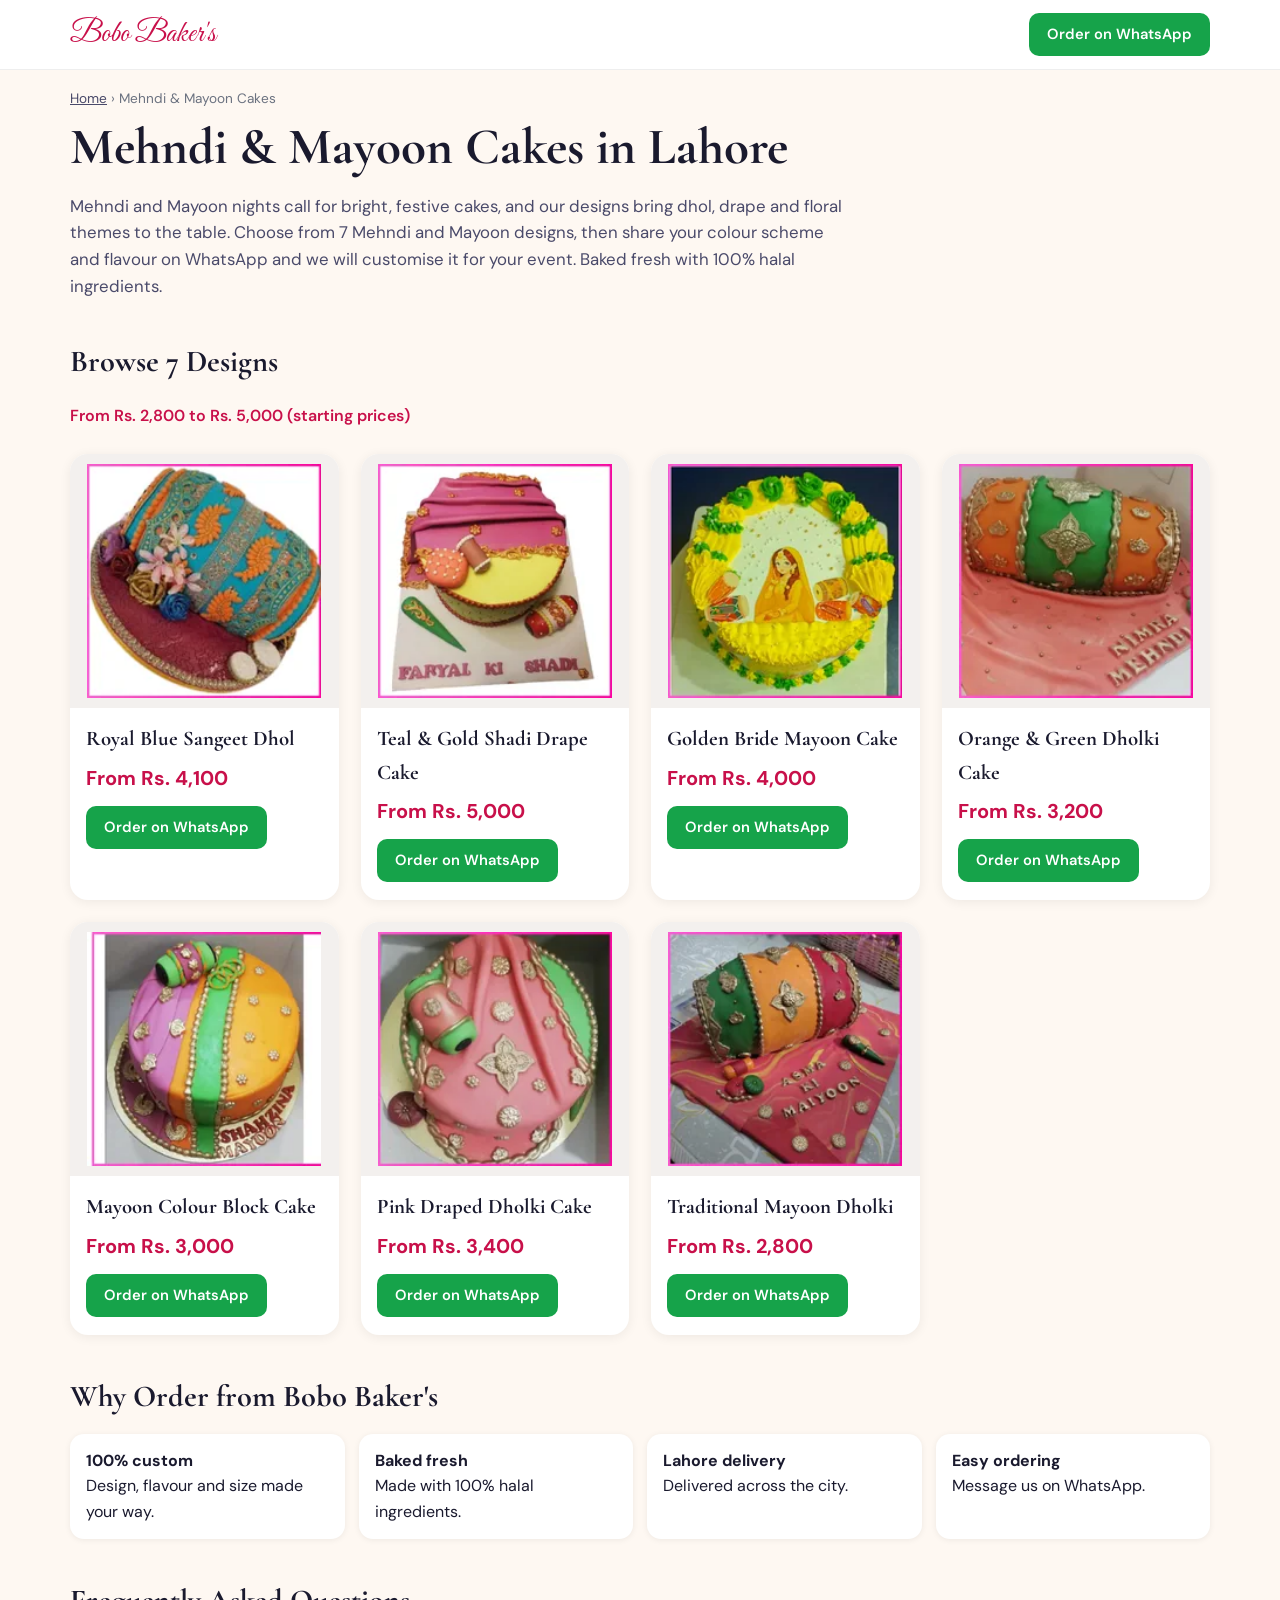
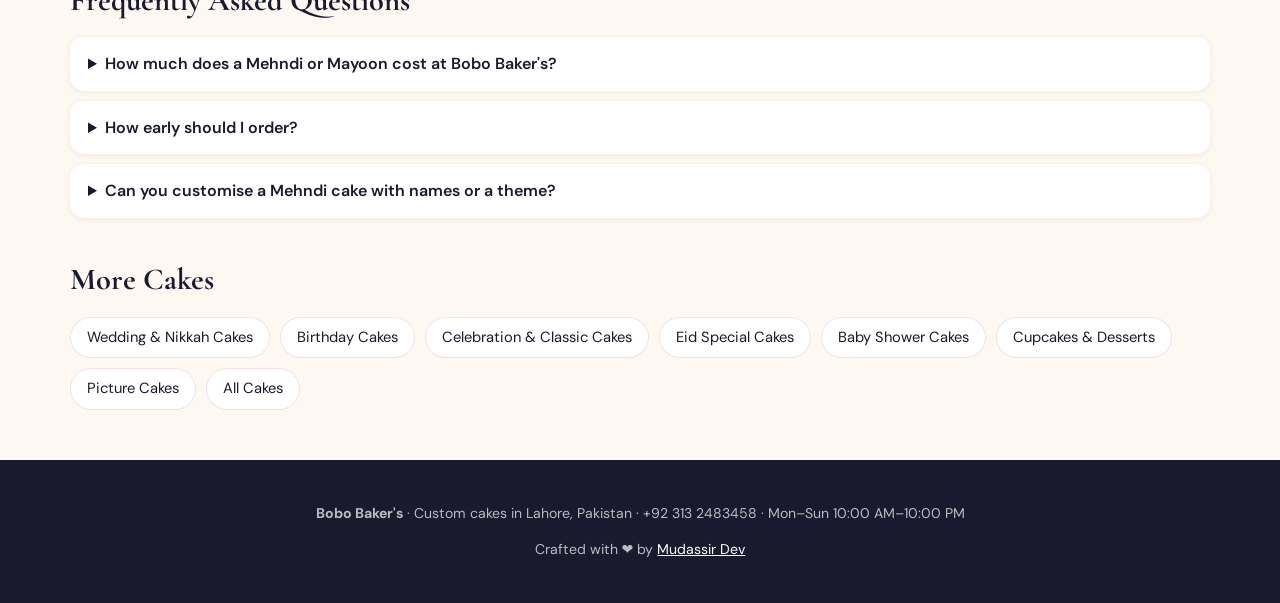
<file: mehndi-cakes-lahore/index.html>
<!DOCTYPE html>
<html lang="en-PK"><head><meta charset="UTF-8"><meta name="viewport" content="width=device-width, initial-scale=1">
<title>Mehndi &amp; Mayoon Cakes in Lahore | Bobo Baker&#x27;s</title><meta name="description" content="Colourful Mehndi and Mayoon cakes in Lahore from Bobo Baker&#x27;s. 7 designs from Rs. 2,800. Custom made, baked fresh, delivered across Lahore."><link rel="canonical" href="https://mudassirkhan081.github.io/BoboBakers/mehndi-cakes-lahore/">
<meta name="robots" content="index, follow, max-image-preview:large">
<meta property="og:type" content="website"><meta property="og:title" content="Mehndi &amp; Mayoon Cakes in Lahore | Bobo Baker&#x27;s"><meta property="og:description" content="Colourful Mehndi and Mayoon cakes in Lahore from Bobo Baker&#x27;s. 7 designs from Rs. 2,800. Custom made, baked fresh, delivered across Lahore."><meta property="og:url" content="https://mudassirkhan081.github.io/BoboBakers/mehndi-cakes-lahore/"><meta property="og:image" content="https://mudassirkhan081.github.io/BoboBakers/og-image.jpg"><meta property="og:site_name" content="Bobo Baker's"><meta property="og:locale" content="en_PK">
<meta name="twitter:card" content="summary_large_image">
<link rel="icon" href="../logo.png"><link rel="apple-touch-icon" href="../apple-touch-icon.png">
<link rel="preconnect" href="https://fonts.googleapis.com"><link rel="preconnect" href="https://fonts.gstatic.com" crossorigin>
<link href="https://fonts.googleapis.com/css2?family=Cormorant+Garamond:wght@600;700&family=DM+Sans:wght@400;500;600;700&family=Great+Vibes&display=swap" rel="stylesheet">
<link rel="stylesheet" href="../lp.css">
<script type="application/ld+json">{"@context": "https://schema.org", "@type": "BreadcrumbList", "itemListElement": [{"@type": "ListItem", "position": 1, "name": "Home", "item": "https://mudassirkhan081.github.io/BoboBakers/"}, {"@type": "ListItem", "position": 2, "name": "Mehndi & Mayoon Cakes", "item": "https://mudassirkhan081.github.io/BoboBakers/mehndi-cakes-lahore/"}]}</script>
<script type="application/ld+json">{"@context": "https://schema.org", "@type": "FAQPage", "mainEntity": [{"@type": "Question", "name": "How much does a Mehndi or Mayoon cost at Bobo Baker's?", "acceptedAnswer": {"@type": "Answer", "text": "Starting prices of our listed Mehndi or Mayoon designs range from Rs. 2,800 to Rs. 5,000. The final price depends on size and decoration, so send us your idea on WhatsApp for an exact quote."}}, {"@type": "Question", "name": "How early should I order?", "acceptedAnswer": {"@type": "Answer", "text": "We recommend ordering at least 24–48 hours in advance for standard cakes, and 3–5 days ahead for multi-tier or highly customised designs."}}, {"@type": "Question", "name": "Can you customise a Mehndi cake with names or a theme?", "acceptedAnswer": {"@type": "Answer", "text": "Yes. Tell us the names, colours or theme on WhatsApp and we will customise the design for you."}}]}</script>
<script type="application/ld+json">{"@context": "https://schema.org", "@type": "CollectionPage", "@id": "https://mudassirkhan081.github.io/BoboBakers/mehndi-cakes-lahore/#page", "url": "https://mudassirkhan081.github.io/BoboBakers/mehndi-cakes-lahore/", "name": "Mehndi & Mayoon Cakes in Lahore", "description": "Colourful Mehndi and Mayoon cakes in Lahore from Bobo Baker's. 7 designs from Rs. 2,800. Custom made, baked fresh, delivered across Lahore.", "inLanguage": "en-PK", "isPartOf": {"@id": "https://mudassirkhan081.github.io/BoboBakers/#website"}, "about": {"@id": "https://mudassirkhan081.github.io/BoboBakers/#bakery"}, "mainEntity": {"@type": "ItemList", "numberOfItems": 7, "itemListElement": [{"@type": "ListItem", "position": 1, "item": {"@type": "Product", "name": "Royal Blue Sangeet Dhol", "image": "https://mudassirkhan081.github.io/BoboBakers/79.webp", "brand": {"@type": "Brand", "name": "Bobo Baker's"}, "offers": {"@type": "Offer", "priceCurrency": "PKR", "price": 4100, "url": "https://mudassirkhan081.github.io/BoboBakers/mehndi-cakes-lahore/"}}}, {"@type": "ListItem", "position": 2, "item": {"@type": "Product", "name": "Teal & Gold Shadi Drape Cake", "image": "https://mudassirkhan081.github.io/BoboBakers/32.webp", "brand": {"@type": "Brand", "name": "Bobo Baker's"}, "offers": {"@type": "Offer", "priceCurrency": "PKR", "price": 5000, "url": "https://mudassirkhan081.github.io/BoboBakers/mehndi-cakes-lahore/"}}}, {"@type": "ListItem", "position": 3, "item": {"@type": "Product", "name": "Golden Bride Mayoon Cake", "image": "https://mudassirkhan081.github.io/BoboBakers/101.webp", "brand": {"@type": "Brand", "name": "Bobo Baker's"}, "offers": {"@type": "Offer", "priceCurrency": "PKR", "price": 4000, "url": "https://mudassirkhan081.github.io/BoboBakers/mehndi-cakes-lahore/"}}}, {"@type": "ListItem", "position": 4, "item": {"@type": "Product", "name": "Orange & Green Dholki Cake", "image": "https://mudassirkhan081.github.io/BoboBakers/55.webp", "brand": {"@type": "Brand", "name": "Bobo Baker's"}, "offers": {"@type": "Offer", "priceCurrency": "PKR", "price": 3200, "url": "https://mudassirkhan081.github.io/BoboBakers/mehndi-cakes-lahore/"}}}, {"@type": "ListItem", "position": 5, "item": {"@type": "Product", "name": "Mayoon Colour Block Cake", "image": "https://mudassirkhan081.github.io/BoboBakers/56.webp", "brand": {"@type": "Brand", "name": "Bobo Baker's"}, "offers": {"@type": "Offer", "priceCurrency": "PKR", "price": 3000, "url": "https://mudassirkhan081.github.io/BoboBakers/mehndi-cakes-lahore/"}}}, {"@type": "ListItem", "position": 6, "item": {"@type": "Product", "name": "Pink Draped Dholki Cake", "image": "https://mudassirkhan081.github.io/BoboBakers/57.webp", "brand": {"@type": "Brand", "name": "Bobo Baker's"}, "offers": {"@type": "Offer", "priceCurrency": "PKR", "price": 3400, "url": "https://mudassirkhan081.github.io/BoboBakers/mehndi-cakes-lahore/"}}}, {"@type": "ListItem", "position": 7, "item": {"@type": "Product", "name": "Traditional Mayoon Dholki", "image": "https://mudassirkhan081.github.io/BoboBakers/58.webp", "brand": {"@type": "Brand", "name": "Bobo Baker's"}, "offers": {"@type": "Offer", "priceCurrency": "PKR", "price": 2800, "url": "https://mudassirkhan081.github.io/BoboBakers/mehndi-cakes-lahore/"}}}]}}</script>
</head><body>
<header class="top"><div class="wrap"><a class="brand" href="../">Bobo Baker's</a><a class="btn wa" href="https://wa.me/923132483458?text=Hi%20Bobo%20Baker%27s%2C%20I%20would%20like%20to%20order%20a%20cake." target="_blank" rel="noopener">Order on WhatsApp</a></div></header>
<main class="wrap"><nav class="crumbs" aria-label="Breadcrumb"><a href="../">Home</a> › Mehndi &amp; Mayoon Cakes</nav>
<h1>Mehndi &amp; Mayoon Cakes in Lahore</h1><p class="lead">Mehndi and Mayoon nights call for bright, festive cakes, and our designs bring dhol, drape and floral themes to the table. Choose from 7 Mehndi and Mayoon designs, then share your colour scheme and flavour on WhatsApp and we will customise it for your event. Baked fresh with 100% halal ingredients.</p>
<h2>Browse 7 Designs</h2><p class="meta">From Rs. 2,800 to Rs. 5,000 (starting prices)</p><div class="grid"><article class="card"><img src="../79.webp" alt="Royal Blue Sangeet Dhol – Mehndi &amp; Mayoon Cakes in Lahore" width="260" height="246" decoding="async"><div><h3>Royal Blue Sangeet Dhol</h3><p class="price">From Rs. 4,100</p><a class="btn wa" href="https://wa.me/923132483458?text=Hi%20Bobo%20Baker%27s%2C%20I%20would%20like%20to%20order%20the%20Royal%20Blue%20Sangeet%20Dhol%20%28from%20Rs.%204%2C100%29." target="_blank" rel="noopener">Order on WhatsApp</a></div></article><article class="card"><img src="../32.webp" alt="Teal &amp; Gold Shadi Drape Cake – Mehndi &amp; Mayoon Cakes in Lahore" width="260" height="246" decoding="async"><div><h3>Teal &amp; Gold Shadi Drape Cake</h3><p class="price">From Rs. 5,000</p><a class="btn wa" href="https://wa.me/923132483458?text=Hi%20Bobo%20Baker%27s%2C%20I%20would%20like%20to%20order%20the%20Teal%20%26%20Gold%20Shadi%20Drape%20Cake%20%28from%20Rs.%205%2C000%29." target="_blank" rel="noopener">Order on WhatsApp</a></div></article><article class="card"><img src="../101.webp" alt="Golden Bride Mayoon Cake – Mehndi &amp; Mayoon Cakes in Lahore" width="260" height="246" decoding="async"><div><h3>Golden Bride Mayoon Cake</h3><p class="price">From Rs. 4,000</p><a class="btn wa" href="https://wa.me/923132483458?text=Hi%20Bobo%20Baker%27s%2C%20I%20would%20like%20to%20order%20the%20Golden%20Bride%20Mayoon%20Cake%20%28from%20Rs.%204%2C000%29." target="_blank" rel="noopener">Order on WhatsApp</a></div></article><article class="card"><img src="../55.webp" alt="Orange &amp; Green Dholki Cake – Mehndi &amp; Mayoon Cakes in Lahore" width="260" height="246" decoding="async"><div><h3>Orange &amp; Green Dholki Cake</h3><p class="price">From Rs. 3,200</p><a class="btn wa" href="https://wa.me/923132483458?text=Hi%20Bobo%20Baker%27s%2C%20I%20would%20like%20to%20order%20the%20Orange%20%26%20Green%20Dholki%20Cake%20%28from%20Rs.%203%2C200%29." target="_blank" rel="noopener">Order on WhatsApp</a></div></article><article class="card"><img src="../56.webp" alt="Mayoon Colour Block Cake – Mehndi &amp; Mayoon Cakes in Lahore" width="260" height="246" loading="lazy" decoding="async"><div><h3>Mayoon Colour Block Cake</h3><p class="price">From Rs. 3,000</p><a class="btn wa" href="https://wa.me/923132483458?text=Hi%20Bobo%20Baker%27s%2C%20I%20would%20like%20to%20order%20the%20Mayoon%20Colour%20Block%20Cake%20%28from%20Rs.%203%2C000%29." target="_blank" rel="noopener">Order on WhatsApp</a></div></article><article class="card"><img src="../57.webp" alt="Pink Draped Dholki Cake – Mehndi &amp; Mayoon Cakes in Lahore" width="260" height="246" loading="lazy" decoding="async"><div><h3>Pink Draped Dholki Cake</h3><p class="price">From Rs. 3,400</p><a class="btn wa" href="https://wa.me/923132483458?text=Hi%20Bobo%20Baker%27s%2C%20I%20would%20like%20to%20order%20the%20Pink%20Draped%20Dholki%20Cake%20%28from%20Rs.%203%2C400%29." target="_blank" rel="noopener">Order on WhatsApp</a></div></article><article class="card"><img src="../58.webp" alt="Traditional Mayoon Dholki – Mehndi &amp; Mayoon Cakes in Lahore" width="260" height="246" loading="lazy" decoding="async"><div><h3>Traditional Mayoon Dholki</h3><p class="price">From Rs. 2,800</p><a class="btn wa" href="https://wa.me/923132483458?text=Hi%20Bobo%20Baker%27s%2C%20I%20would%20like%20to%20order%20the%20Traditional%20Mayoon%20Dholki%20%28from%20Rs.%202%2C800%29." target="_blank" rel="noopener">Order on WhatsApp</a></div></article></div>
<h2>Why Order from Bobo Baker's</h2><ul class="why"><li><strong>100% custom</strong><br>Design, flavour and size made your way.</li><li><strong>Baked fresh</strong><br>Made with 100% halal ingredients.</li><li><strong>Lahore delivery</strong><br>Delivered across the city.</li><li><strong>Easy ordering</strong><br>Message us on WhatsApp.</li></ul>
<h2>Frequently Asked Questions</h2><details><summary>How much does a Mehndi or Mayoon cost at Bobo Baker&#x27;s?</summary><p>Starting prices of our listed Mehndi or Mayoon designs range from Rs. 2,800 to Rs. 5,000. The final price depends on size and decoration, so send us your idea on WhatsApp for an exact quote.</p></details><details><summary>How early should I order?</summary><p>We recommend ordering at least 24–48 hours in advance for standard cakes, and 3–5 days ahead for multi-tier or highly customised designs.</p></details><details><summary>Can you customise a Mehndi cake with names or a theme?</summary><p>Yes. Tell us the names, colours or theme on WhatsApp and we will customise the design for you.</p></details>
<h2>More Cakes</h2><ul class="pills"><li><a href="../wedding-cakes-lahore/">Wedding &amp; Nikkah Cakes</a></li><li><a href="../birthday-cakes-lahore/">Birthday Cakes</a></li><li><a href="../celebration-cakes-lahore/">Celebration &amp; Classic Cakes</a></li><li><a href="../eid-cakes-lahore/">Eid Special Cakes</a></li><li><a href="../baby-shower-cakes-lahore/">Baby Shower Cakes</a></li><li><a href="../cupcakes-lahore/">Cupcakes &amp; Desserts</a></li><li><a href="../picture-cakes-lahore/">Picture Cakes</a></li><li><a href="../#gallery">All Cakes</a></li></ul></main>
<footer><div class="wrap"><p><strong>Bobo Baker's</strong> · Custom cakes in Lahore, Pakistan · +92 313 2483458 · Mon–Sun 10:00 AM–10:00 PM</p><p>Crafted with ❤️ by <a href="https://wa.me/923082646238" target="_blank" rel="noopener noreferrer">Mudassir Dev</a></p></div></footer>
</body></html>
</file>
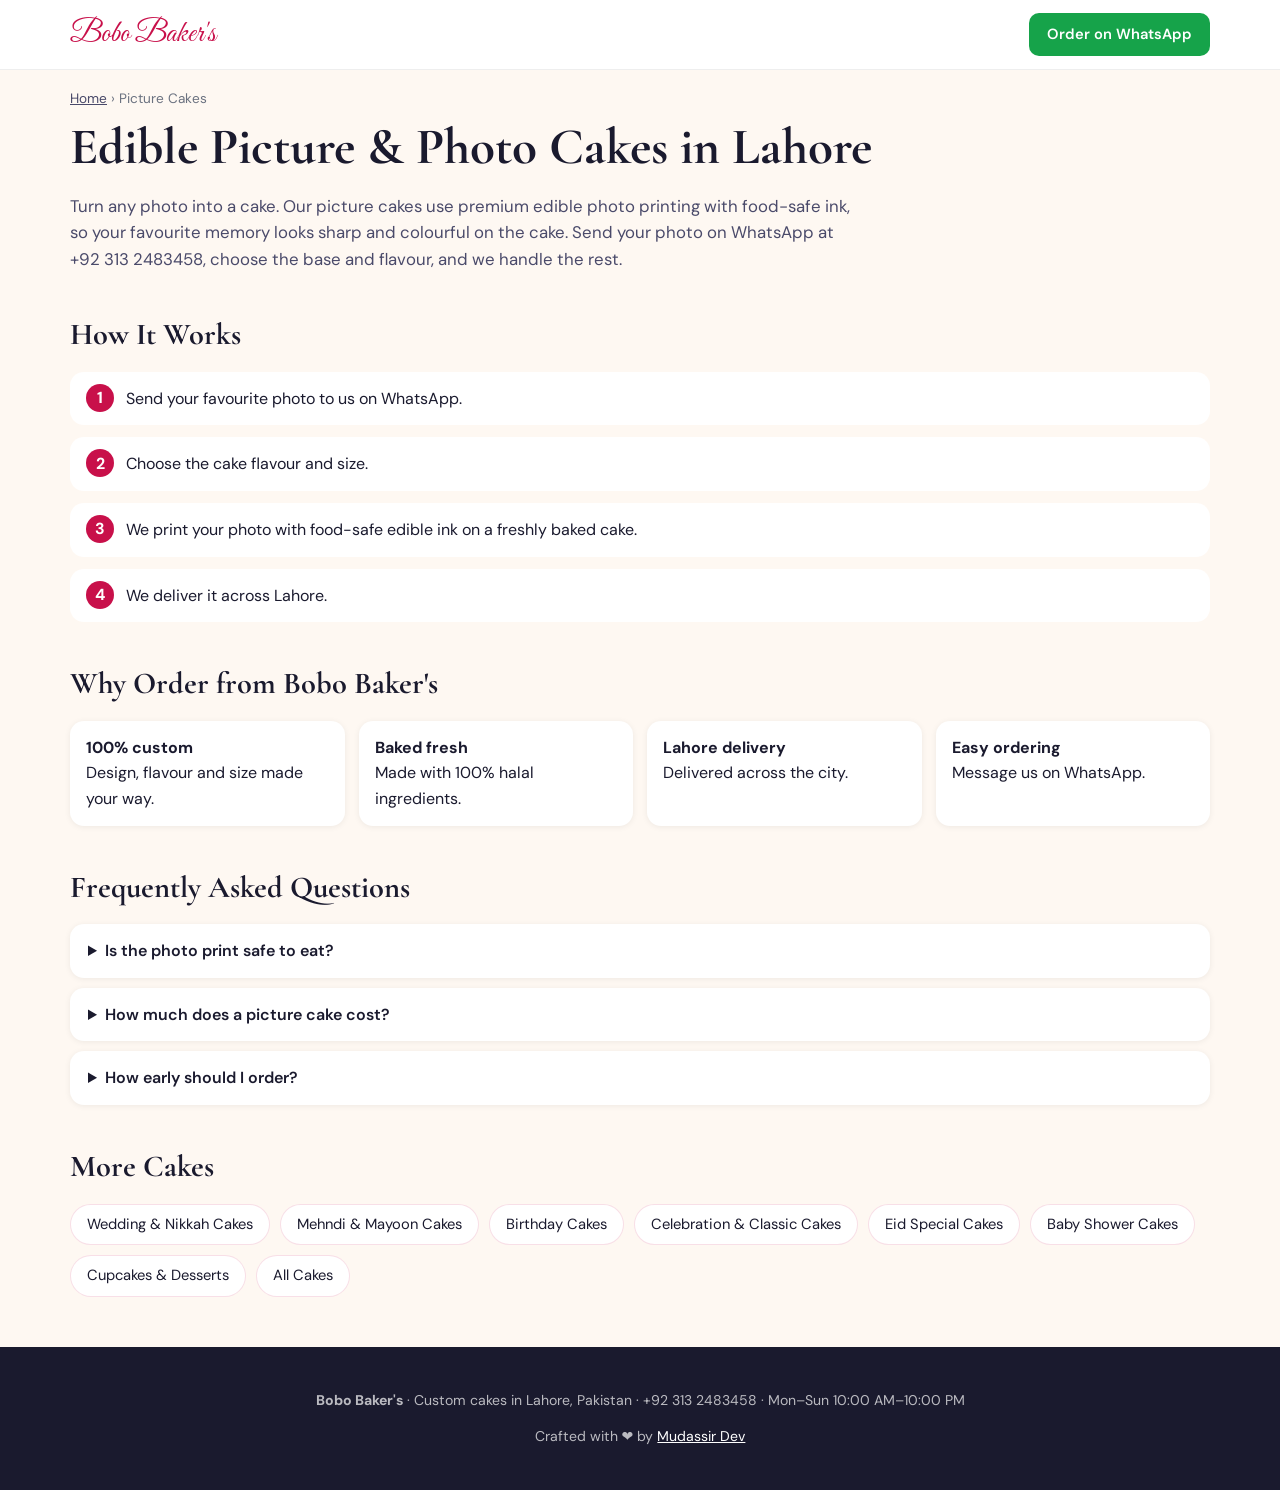
<file: picture-cakes-lahore/index.html>
<!DOCTYPE html>
<html lang="en-PK"><head><meta charset="UTF-8"><meta name="viewport" content="width=device-width, initial-scale=1">
<title>Edible Picture &amp; Photo Cakes in Lahore | Bobo Baker&#x27;s</title><meta name="description" content="Edible photo cakes in Lahore. Send your picture on WhatsApp and Bobo Baker&#x27;s prints it on a fresh cake with food-safe edible ink."><link rel="canonical" href="https://mudassirkhan081.github.io/BoboBakers/picture-cakes-lahore/">
<meta name="robots" content="index, follow, max-image-preview:large">
<meta property="og:type" content="website"><meta property="og:title" content="Edible Picture &amp; Photo Cakes in Lahore | Bobo Baker&#x27;s"><meta property="og:description" content="Edible photo cakes in Lahore. Send your picture on WhatsApp and Bobo Baker&#x27;s prints it on a fresh cake with food-safe edible ink."><meta property="og:url" content="https://mudassirkhan081.github.io/BoboBakers/picture-cakes-lahore/"><meta property="og:image" content="https://mudassirkhan081.github.io/BoboBakers/og-image.jpg"><meta property="og:site_name" content="Bobo Baker's"><meta property="og:locale" content="en_PK">
<meta name="twitter:card" content="summary_large_image">
<link rel="icon" href="../logo.png"><link rel="apple-touch-icon" href="../apple-touch-icon.png">
<link rel="preconnect" href="https://fonts.googleapis.com"><link rel="preconnect" href="https://fonts.gstatic.com" crossorigin>
<link href="https://fonts.googleapis.com/css2?family=Cormorant+Garamond:wght@600;700&family=DM+Sans:wght@400;500;600;700&family=Great+Vibes&display=swap" rel="stylesheet">
<link rel="stylesheet" href="../lp.css">
<script type="application/ld+json">{"@context": "https://schema.org", "@type": "BreadcrumbList", "itemListElement": [{"@type": "ListItem", "position": 1, "name": "Home", "item": "https://mudassirkhan081.github.io/BoboBakers/"}, {"@type": "ListItem", "position": 2, "name": "Picture Cakes", "item": "https://mudassirkhan081.github.io/BoboBakers/picture-cakes-lahore/"}]}</script>
<script type="application/ld+json">{"@context": "https://schema.org", "@type": "FAQPage", "mainEntity": [{"@type": "Question", "name": "Is the photo print safe to eat?", "acceptedAnswer": {"@type": "Answer", "text": "Yes. We print on cakes using food-safe edible ink."}}, {"@type": "Question", "name": "How much does a picture cake cost?", "acceptedAnswer": {"@type": "Answer", "text": "Custom cakes at Bobo Baker's start from Rs. 2,000. The price depends on size and design, so send us your photo on WhatsApp for an exact quote."}}, {"@type": "Question", "name": "How early should I order?", "acceptedAnswer": {"@type": "Answer", "text": "We recommend ordering at least 24–48 hours in advance for standard cakes, and 3–5 days ahead for multi-tier or highly customised designs."}}]}</script>
<script type="application/ld+json">{"@context": "https://schema.org", "@type": "WebPage", "@id": "https://mudassirkhan081.github.io/BoboBakers/picture-cakes-lahore/#page", "url": "https://mudassirkhan081.github.io/BoboBakers/picture-cakes-lahore/", "name": "Edible Picture & Photo Cakes in Lahore", "description": "Edible photo cakes in Lahore. Send your picture on WhatsApp and Bobo Baker's prints it on a fresh cake with food-safe edible ink.", "inLanguage": "en-PK", "isPartOf": {"@id": "https://mudassirkhan081.github.io/BoboBakers/#website"}, "about": {"@id": "https://mudassirkhan081.github.io/BoboBakers/#bakery"}}</script>
</head><body>
<header class="top"><div class="wrap"><a class="brand" href="../">Bobo Baker's</a><a class="btn wa" href="https://wa.me/923132483458?text=Hi%20Bobo%20Baker%27s%2C%20I%20would%20like%20to%20order%20a%20cake." target="_blank" rel="noopener">Order on WhatsApp</a></div></header>
<main class="wrap"><nav class="crumbs" aria-label="Breadcrumb"><a href="../">Home</a> › Picture Cakes</nav>
<h1>Edible Picture &amp; Photo Cakes in Lahore</h1><p class="lead">Turn any photo into a cake. Our picture cakes use premium edible photo printing with food-safe ink, so your favourite memory looks sharp and colourful on the cake. Send your photo on WhatsApp at +92 313 2483458, choose the base and flavour, and we handle the rest.</p>
<h2>How It Works</h2><ol class="steps"><li>Send your favourite photo to us on WhatsApp.</li><li>Choose the cake flavour and size.</li><li>We print your photo with food-safe edible ink on a freshly baked cake.</li><li>We deliver it across Lahore.</li></ol>
<h2>Why Order from Bobo Baker's</h2><ul class="why"><li><strong>100% custom</strong><br>Design, flavour and size made your way.</li><li><strong>Baked fresh</strong><br>Made with 100% halal ingredients.</li><li><strong>Lahore delivery</strong><br>Delivered across the city.</li><li><strong>Easy ordering</strong><br>Message us on WhatsApp.</li></ul>
<h2>Frequently Asked Questions</h2><details><summary>Is the photo print safe to eat?</summary><p>Yes. We print on cakes using food-safe edible ink.</p></details><details><summary>How much does a picture cake cost?</summary><p>Custom cakes at Bobo Baker&#x27;s start from Rs. 2,000. The price depends on size and design, so send us your photo on WhatsApp for an exact quote.</p></details><details><summary>How early should I order?</summary><p>We recommend ordering at least 24–48 hours in advance for standard cakes, and 3–5 days ahead for multi-tier or highly customised designs.</p></details>
<h2>More Cakes</h2><ul class="pills"><li><a href="../wedding-cakes-lahore/">Wedding &amp; Nikkah Cakes</a></li><li><a href="../mehndi-cakes-lahore/">Mehndi &amp; Mayoon Cakes</a></li><li><a href="../birthday-cakes-lahore/">Birthday Cakes</a></li><li><a href="../celebration-cakes-lahore/">Celebration &amp; Classic Cakes</a></li><li><a href="../eid-cakes-lahore/">Eid Special Cakes</a></li><li><a href="../baby-shower-cakes-lahore/">Baby Shower Cakes</a></li><li><a href="../cupcakes-lahore/">Cupcakes &amp; Desserts</a></li><li><a href="../#gallery">All Cakes</a></li></ul></main>
<footer><div class="wrap"><p><strong>Bobo Baker's</strong> · Custom cakes in Lahore, Pakistan · +92 313 2483458 · Mon–Sun 10:00 AM–10:00 PM</p><p>Crafted with ❤️ by <a href="https://wa.me/923082646238" target="_blank" rel="noopener noreferrer">Mudassir Dev</a></p></div></footer>
</body></html>
</file>
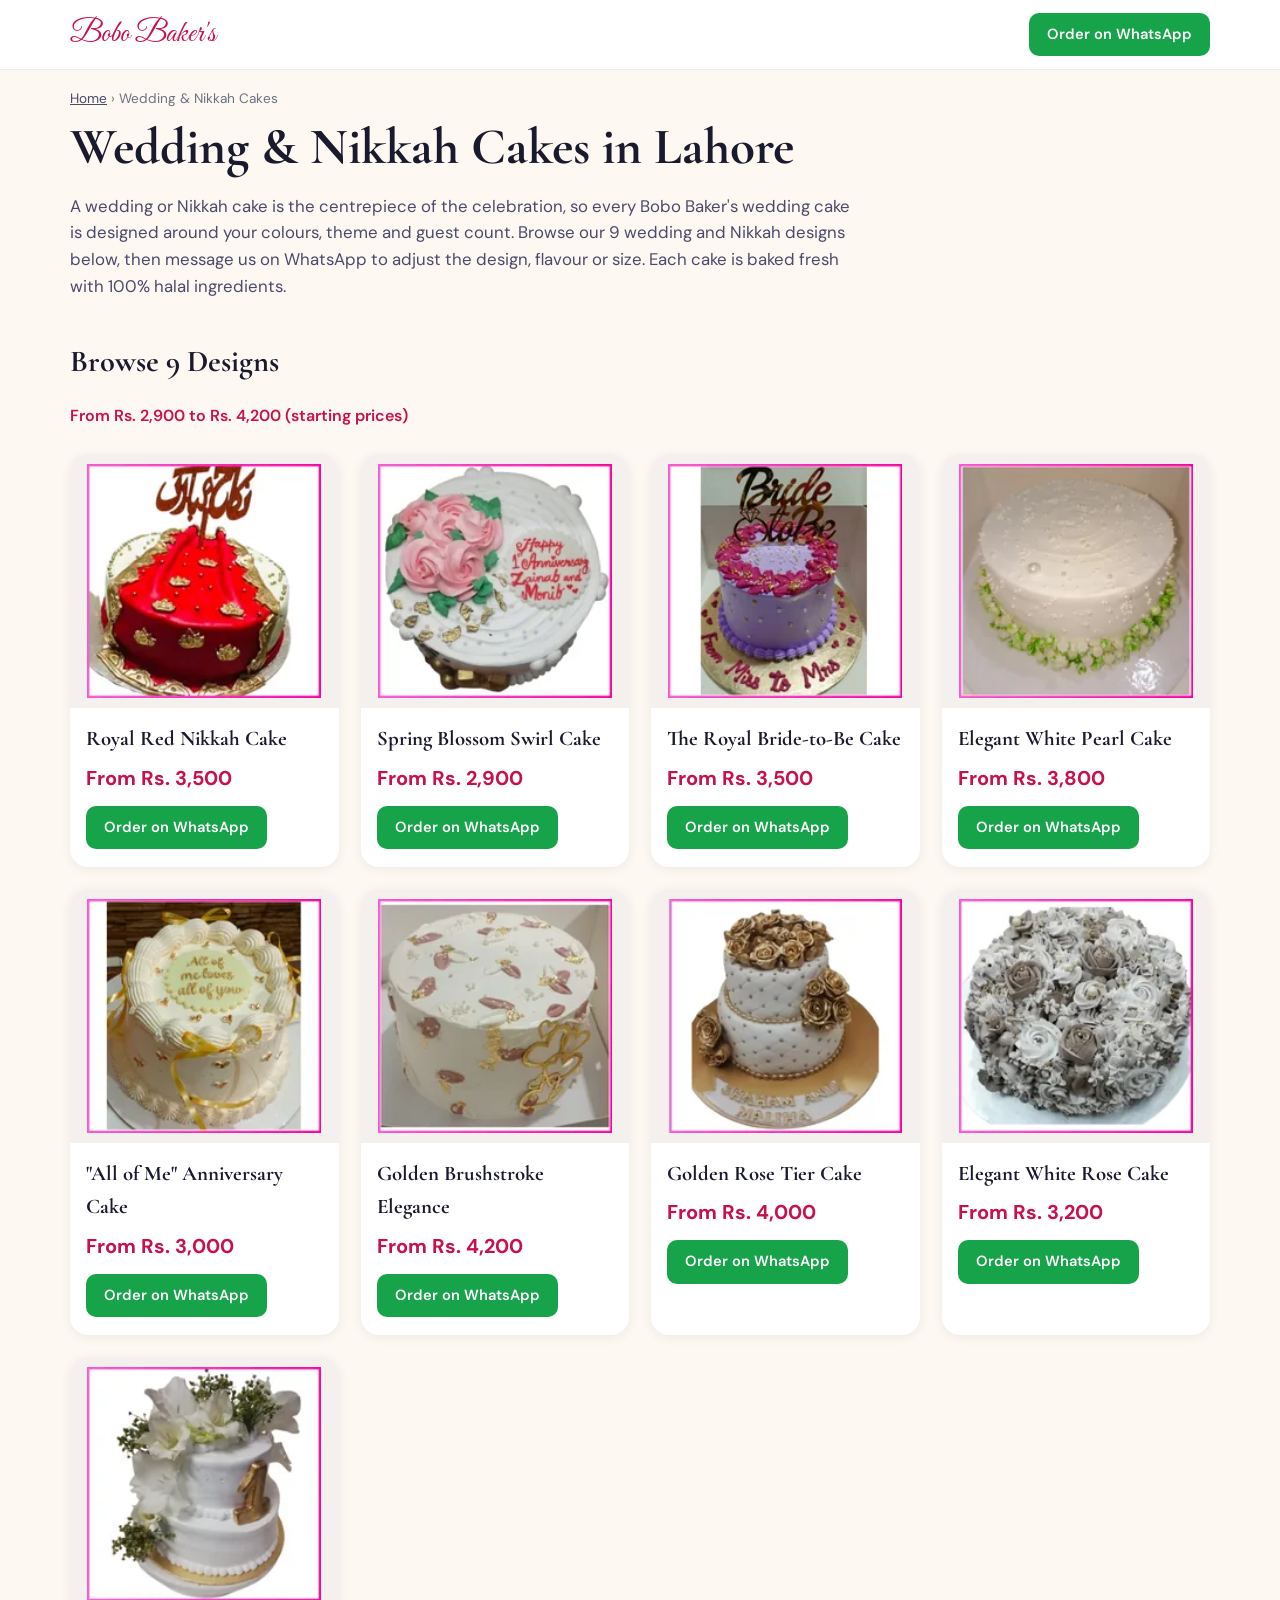
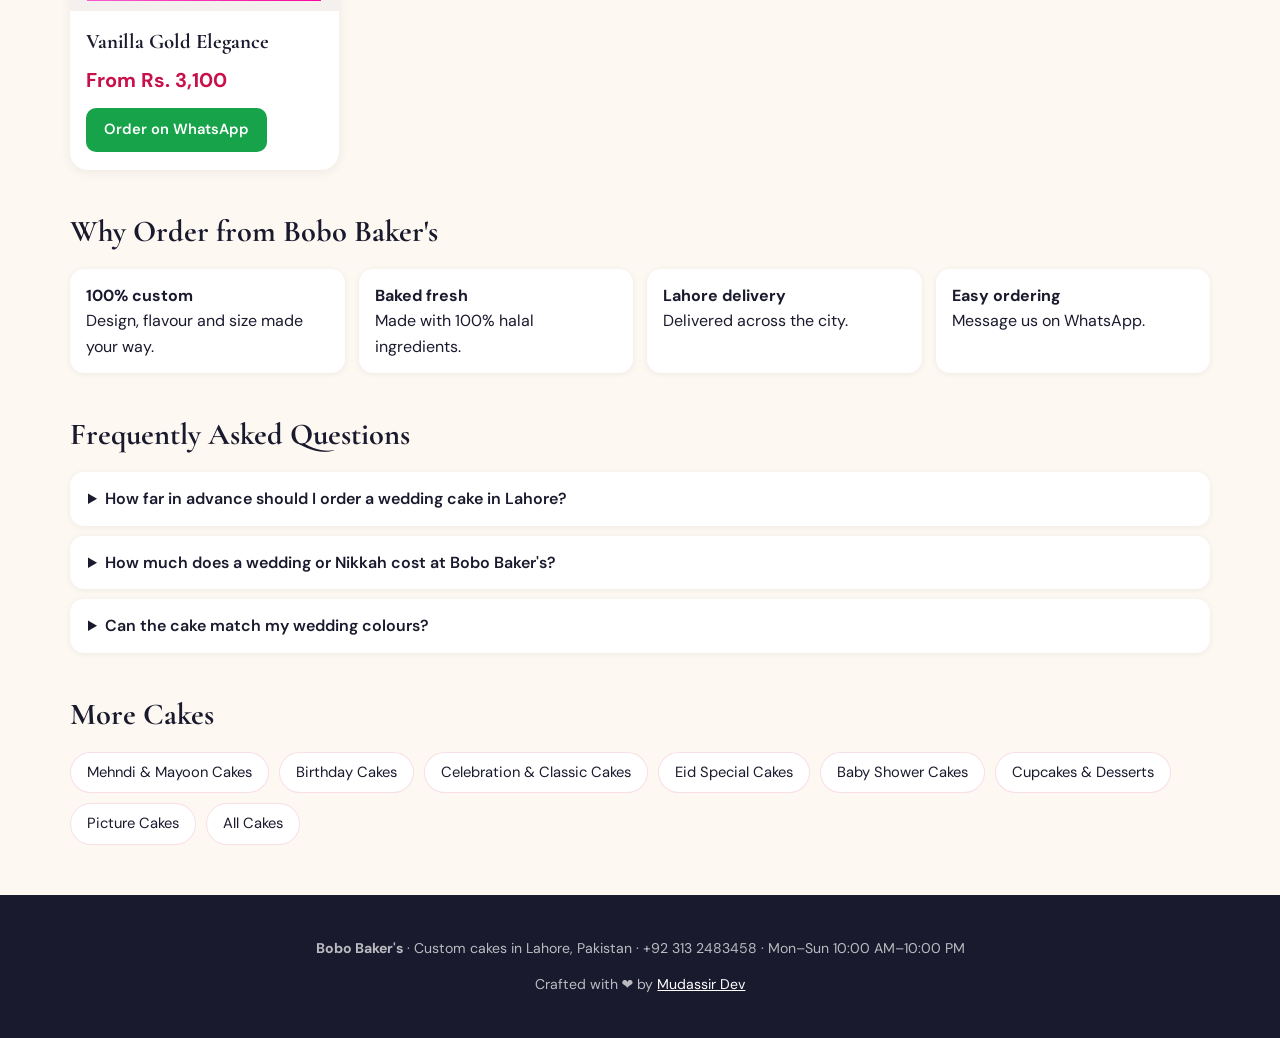
<file: wedding-cakes-lahore/index.html>
<!DOCTYPE html>
<html lang="en-PK"><head><meta charset="UTF-8"><meta name="viewport" content="width=device-width, initial-scale=1">
<title>Wedding &amp; Nikkah Cakes in Lahore | Bobo Baker&#x27;s</title><meta name="description" content="Custom wedding and Nikkah cakes in Lahore from Bobo Baker&#x27;s. 9 designs from Rs. 2,900. Baked fresh, 100% halal, delivered across Lahore. Order on WhatsApp."><link rel="canonical" href="https://mudassirkhan081.github.io/BoboBakers/wedding-cakes-lahore/">
<meta name="robots" content="index, follow, max-image-preview:large">
<meta property="og:type" content="website"><meta property="og:title" content="Wedding &amp; Nikkah Cakes in Lahore | Bobo Baker&#x27;s"><meta property="og:description" content="Custom wedding and Nikkah cakes in Lahore from Bobo Baker&#x27;s. 9 designs from Rs. 2,900. Baked fresh, 100% halal, delivered across Lahore. Order on WhatsApp."><meta property="og:url" content="https://mudassirkhan081.github.io/BoboBakers/wedding-cakes-lahore/"><meta property="og:image" content="https://mudassirkhan081.github.io/BoboBakers/og-image.jpg"><meta property="og:site_name" content="Bobo Baker's"><meta property="og:locale" content="en_PK">
<meta name="twitter:card" content="summary_large_image">
<link rel="icon" href="../logo.png"><link rel="apple-touch-icon" href="../apple-touch-icon.png">
<link rel="preconnect" href="https://fonts.googleapis.com"><link rel="preconnect" href="https://fonts.gstatic.com" crossorigin>
<link href="https://fonts.googleapis.com/css2?family=Cormorant+Garamond:wght@600;700&family=DM+Sans:wght@400;500;600;700&family=Great+Vibes&display=swap" rel="stylesheet">
<link rel="stylesheet" href="../lp.css">
<script type="application/ld+json">{"@context": "https://schema.org", "@type": "BreadcrumbList", "itemListElement": [{"@type": "ListItem", "position": 1, "name": "Home", "item": "https://mudassirkhan081.github.io/BoboBakers/"}, {"@type": "ListItem", "position": 2, "name": "Wedding & Nikkah Cakes", "item": "https://mudassirkhan081.github.io/BoboBakers/wedding-cakes-lahore/"}]}</script>
<script type="application/ld+json">{"@context": "https://schema.org", "@type": "FAQPage", "mainEntity": [{"@type": "Question", "name": "How far in advance should I order a wedding cake in Lahore?", "acceptedAnswer": {"@type": "Answer", "text": "For weddings and multi-tier cakes, please order at least 3–5 days ahead so we have time to design and bake it properly."}}, {"@type": "Question", "name": "How much does a wedding or Nikkah cost at Bobo Baker's?", "acceptedAnswer": {"@type": "Answer", "text": "Starting prices of our listed wedding or Nikkah designs range from Rs. 2,900 to Rs. 4,200. The final price depends on size and decoration, so send us your idea on WhatsApp for an exact quote."}}, {"@type": "Question", "name": "Can the cake match my wedding colours?", "acceptedAnswer": {"@type": "Answer", "text": "Yes. Every cake is custom, so you choose the colours, design, flavour and size, and we bring your idea to life."}}]}</script>
<script type="application/ld+json">{"@context": "https://schema.org", "@type": "CollectionPage", "@id": "https://mudassirkhan081.github.io/BoboBakers/wedding-cakes-lahore/#page", "url": "https://mudassirkhan081.github.io/BoboBakers/wedding-cakes-lahore/", "name": "Wedding & Nikkah Cakes in Lahore", "description": "Custom wedding and Nikkah cakes in Lahore from Bobo Baker's. 9 designs from Rs. 2,900. Baked fresh, 100% halal, delivered across Lahore. Order on WhatsApp.", "inLanguage": "en-PK", "isPartOf": {"@id": "https://mudassirkhan081.github.io/BoboBakers/#website"}, "about": {"@id": "https://mudassirkhan081.github.io/BoboBakers/#bakery"}, "mainEntity": {"@type": "ItemList", "numberOfItems": 9, "itemListElement": [{"@type": "ListItem", "position": 1, "item": {"@type": "Product", "name": "Royal Red Nikkah Cake", "image": "https://mudassirkhan081.github.io/BoboBakers/33.webp", "brand": {"@type": "Brand", "name": "Bobo Baker's"}, "offers": {"@type": "Offer", "priceCurrency": "PKR", "price": 3500, "url": "https://mudassirkhan081.github.io/BoboBakers/wedding-cakes-lahore/"}}}, {"@type": "ListItem", "position": 2, "item": {"@type": "Product", "name": "Spring Blossom Swirl Cake", "image": "https://mudassirkhan081.github.io/BoboBakers/8.webp", "brand": {"@type": "Brand", "name": "Bobo Baker's"}, "offers": {"@type": "Offer", "priceCurrency": "PKR", "price": 2900, "url": "https://mudassirkhan081.github.io/BoboBakers/wedding-cakes-lahore/"}}}, {"@type": "ListItem", "position": 3, "item": {"@type": "Product", "name": "The Royal Bride-to-Be Cake", "image": "https://mudassirkhan081.github.io/BoboBakers/80.webp", "brand": {"@type": "Brand", "name": "Bobo Baker's"}, "offers": {"@type": "Offer", "priceCurrency": "PKR", "price": 3500, "url": "https://mudassirkhan081.github.io/BoboBakers/wedding-cakes-lahore/"}}}, {"@type": "ListItem", "position": 4, "item": {"@type": "Product", "name": "Elegant White Pearl Cake", "image": "https://mudassirkhan081.github.io/BoboBakers/82.webp", "brand": {"@type": "Brand", "name": "Bobo Baker's"}, "offers": {"@type": "Offer", "priceCurrency": "PKR", "price": 3800, "url": "https://mudassirkhan081.github.io/BoboBakers/wedding-cakes-lahore/"}}}, {"@type": "ListItem", "position": 5, "item": {"@type": "Product", "name": "\"All of Me\" Anniversary Cake", "image": "https://mudassirkhan081.github.io/BoboBakers/96.webp", "brand": {"@type": "Brand", "name": "Bobo Baker's"}, "offers": {"@type": "Offer", "priceCurrency": "PKR", "price": 3000, "url": "https://mudassirkhan081.github.io/BoboBakers/wedding-cakes-lahore/"}}}, {"@type": "ListItem", "position": 6, "item": {"@type": "Product", "name": "Golden Brushstroke Elegance", "image": "https://mudassirkhan081.github.io/BoboBakers/99.webp", "brand": {"@type": "Brand", "name": "Bobo Baker's"}, "offers": {"@type": "Offer", "priceCurrency": "PKR", "price": 4200, "url": "https://mudassirkhan081.github.io/BoboBakers/wedding-cakes-lahore/"}}}, {"@type": "ListItem", "position": 7, "item": {"@type": "Product", "name": "Golden Rose Tier Cake", "image": "https://mudassirkhan081.github.io/BoboBakers/9.webp", "brand": {"@type": "Brand", "name": "Bobo Baker's"}, "offers": {"@type": "Offer", "priceCurrency": "PKR", "price": 4000, "url": "https://mudassirkhan081.github.io/BoboBakers/wedding-cakes-lahore/"}}}, {"@type": "ListItem", "position": 8, "item": {"@type": "Product", "name": "Elegant White Rose Cake", "image": "https://mudassirkhan081.github.io/BoboBakers/10.webp", "brand": {"@type": "Brand", "name": "Bobo Baker's"}, "offers": {"@type": "Offer", "priceCurrency": "PKR", "price": 3200, "url": "https://mudassirkhan081.github.io/BoboBakers/wedding-cakes-lahore/"}}}, {"@type": "ListItem", "position": 9, "item": {"@type": "Product", "name": "Vanilla Gold Elegance", "image": "https://mudassirkhan081.github.io/BoboBakers/27.webp", "brand": {"@type": "Brand", "name": "Bobo Baker's"}, "offers": {"@type": "Offer", "priceCurrency": "PKR", "price": 3100, "url": "https://mudassirkhan081.github.io/BoboBakers/wedding-cakes-lahore/"}}}]}}</script>
</head><body>
<header class="top"><div class="wrap"><a class="brand" href="../">Bobo Baker's</a><a class="btn wa" href="https://wa.me/923132483458?text=Hi%20Bobo%20Baker%27s%2C%20I%20would%20like%20to%20order%20a%20cake." target="_blank" rel="noopener">Order on WhatsApp</a></div></header>
<main class="wrap"><nav class="crumbs" aria-label="Breadcrumb"><a href="../">Home</a> › Wedding &amp; Nikkah Cakes</nav>
<h1>Wedding &amp; Nikkah Cakes in Lahore</h1><p class="lead">A wedding or Nikkah cake is the centrepiece of the celebration, so every Bobo Baker&#x27;s wedding cake is designed around your colours, theme and guest count. Browse our 9 wedding and Nikkah designs below, then message us on WhatsApp to adjust the design, flavour or size. Each cake is baked fresh with 100% halal ingredients.</p>
<h2>Browse 9 Designs</h2><p class="meta">From Rs. 2,900 to Rs. 4,200 (starting prices)</p><div class="grid"><article class="card"><img src="../33.webp" alt="Royal Red Nikkah Cake – Wedding &amp; Nikkah Cakes in Lahore" width="260" height="246" decoding="async"><div><h3>Royal Red Nikkah Cake</h3><p class="price">From Rs. 3,500</p><a class="btn wa" href="https://wa.me/923132483458?text=Hi%20Bobo%20Baker%27s%2C%20I%20would%20like%20to%20order%20the%20Royal%20Red%20Nikkah%20Cake%20%28from%20Rs.%203%2C500%29." target="_blank" rel="noopener">Order on WhatsApp</a></div></article><article class="card"><img src="../8.webp" alt="Spring Blossom Swirl Cake – Wedding &amp; Nikkah Cakes in Lahore" width="260" height="246" decoding="async"><div><h3>Spring Blossom Swirl Cake</h3><p class="price">From Rs. 2,900</p><a class="btn wa" href="https://wa.me/923132483458?text=Hi%20Bobo%20Baker%27s%2C%20I%20would%20like%20to%20order%20the%20Spring%20Blossom%20Swirl%20Cake%20%28from%20Rs.%202%2C900%29." target="_blank" rel="noopener">Order on WhatsApp</a></div></article><article class="card"><img src="../80.webp" alt="The Royal Bride-to-Be Cake – Wedding &amp; Nikkah Cakes in Lahore" width="260" height="246" decoding="async"><div><h3>The Royal Bride-to-Be Cake</h3><p class="price">From Rs. 3,500</p><a class="btn wa" href="https://wa.me/923132483458?text=Hi%20Bobo%20Baker%27s%2C%20I%20would%20like%20to%20order%20the%20The%20Royal%20Bride-to-Be%20Cake%20%28from%20Rs.%203%2C500%29." target="_blank" rel="noopener">Order on WhatsApp</a></div></article><article class="card"><img src="../82.webp" alt="Elegant White Pearl Cake – Wedding &amp; Nikkah Cakes in Lahore" width="260" height="246" decoding="async"><div><h3>Elegant White Pearl Cake</h3><p class="price">From Rs. 3,800</p><a class="btn wa" href="https://wa.me/923132483458?text=Hi%20Bobo%20Baker%27s%2C%20I%20would%20like%20to%20order%20the%20Elegant%20White%20Pearl%20Cake%20%28from%20Rs.%203%2C800%29." target="_blank" rel="noopener">Order on WhatsApp</a></div></article><article class="card"><img src="../96.webp" alt="&quot;All of Me&quot; Anniversary Cake – Wedding &amp; Nikkah Cakes in Lahore" width="260" height="246" loading="lazy" decoding="async"><div><h3>&quot;All of Me&quot; Anniversary Cake</h3><p class="price">From Rs. 3,000</p><a class="btn wa" href="https://wa.me/923132483458?text=Hi%20Bobo%20Baker%27s%2C%20I%20would%20like%20to%20order%20the%20%22All%20of%20Me%22%20Anniversary%20Cake%20%28from%20Rs.%203%2C000%29." target="_blank" rel="noopener">Order on WhatsApp</a></div></article><article class="card"><img src="../99.webp" alt="Golden Brushstroke Elegance – Wedding &amp; Nikkah Cakes in Lahore" width="260" height="246" loading="lazy" decoding="async"><div><h3>Golden Brushstroke Elegance</h3><p class="price">From Rs. 4,200</p><a class="btn wa" href="https://wa.me/923132483458?text=Hi%20Bobo%20Baker%27s%2C%20I%20would%20like%20to%20order%20the%20Golden%20Brushstroke%20Elegance%20%28from%20Rs.%204%2C200%29." target="_blank" rel="noopener">Order on WhatsApp</a></div></article><article class="card"><img src="../9.webp" alt="Golden Rose Tier Cake – Wedding &amp; Nikkah Cakes in Lahore" width="260" height="246" loading="lazy" decoding="async"><div><h3>Golden Rose Tier Cake</h3><p class="price">From Rs. 4,000</p><a class="btn wa" href="https://wa.me/923132483458?text=Hi%20Bobo%20Baker%27s%2C%20I%20would%20like%20to%20order%20the%20Golden%20Rose%20Tier%20Cake%20%28from%20Rs.%204%2C000%29." target="_blank" rel="noopener">Order on WhatsApp</a></div></article><article class="card"><img src="../10.webp" alt="Elegant White Rose Cake – Wedding &amp; Nikkah Cakes in Lahore" width="260" height="246" loading="lazy" decoding="async"><div><h3>Elegant White Rose Cake</h3><p class="price">From Rs. 3,200</p><a class="btn wa" href="https://wa.me/923132483458?text=Hi%20Bobo%20Baker%27s%2C%20I%20would%20like%20to%20order%20the%20Elegant%20White%20Rose%20Cake%20%28from%20Rs.%203%2C200%29." target="_blank" rel="noopener">Order on WhatsApp</a></div></article><article class="card"><img src="../27.webp" alt="Vanilla Gold Elegance – Wedding &amp; Nikkah Cakes in Lahore" width="260" height="246" loading="lazy" decoding="async"><div><h3>Vanilla Gold Elegance</h3><p class="price">From Rs. 3,100</p><a class="btn wa" href="https://wa.me/923132483458?text=Hi%20Bobo%20Baker%27s%2C%20I%20would%20like%20to%20order%20the%20Vanilla%20Gold%20Elegance%20%28from%20Rs.%203%2C100%29." target="_blank" rel="noopener">Order on WhatsApp</a></div></article></div>
<h2>Why Order from Bobo Baker's</h2><ul class="why"><li><strong>100% custom</strong><br>Design, flavour and size made your way.</li><li><strong>Baked fresh</strong><br>Made with 100% halal ingredients.</li><li><strong>Lahore delivery</strong><br>Delivered across the city.</li><li><strong>Easy ordering</strong><br>Message us on WhatsApp.</li></ul>
<h2>Frequently Asked Questions</h2><details><summary>How far in advance should I order a wedding cake in Lahore?</summary><p>For weddings and multi-tier cakes, please order at least 3–5 days ahead so we have time to design and bake it properly.</p></details><details><summary>How much does a wedding or Nikkah cost at Bobo Baker&#x27;s?</summary><p>Starting prices of our listed wedding or Nikkah designs range from Rs. 2,900 to Rs. 4,200. The final price depends on size and decoration, so send us your idea on WhatsApp for an exact quote.</p></details><details><summary>Can the cake match my wedding colours?</summary><p>Yes. Every cake is custom, so you choose the colours, design, flavour and size, and we bring your idea to life.</p></details>
<h2>More Cakes</h2><ul class="pills"><li><a href="../mehndi-cakes-lahore/">Mehndi &amp; Mayoon Cakes</a></li><li><a href="../birthday-cakes-lahore/">Birthday Cakes</a></li><li><a href="../celebration-cakes-lahore/">Celebration &amp; Classic Cakes</a></li><li><a href="../eid-cakes-lahore/">Eid Special Cakes</a></li><li><a href="../baby-shower-cakes-lahore/">Baby Shower Cakes</a></li><li><a href="../cupcakes-lahore/">Cupcakes &amp; Desserts</a></li><li><a href="../picture-cakes-lahore/">Picture Cakes</a></li><li><a href="../#gallery">All Cakes</a></li></ul></main>
<footer><div class="wrap"><p><strong>Bobo Baker's</strong> · Custom cakes in Lahore, Pakistan · +92 313 2483458 · Mon–Sun 10:00 AM–10:00 PM</p><p>Crafted with ❤️ by <a href="https://wa.me/923082646238" target="_blank" rel="noopener noreferrer">Mudassir Dev</a></p></div></footer>
</body></html>
</file>
<file: lp.css>
:root{--ivory:#FEF8F2;--rose:#C8104A;--rose-deep:#9C0C3A;--charcoal:#1A1A2E;--slate:#4A4A6A;--gray:#6B7280}
*{box-sizing:border-box}body{font-family:'DM Sans',system-ui,sans-serif;margin:0;background:var(--ivory);color:var(--charcoal);line-height:1.6}
.wrap{max-width:1180px;margin:0 auto;padding:0 20px}
.top{background:#fff;border-bottom:1px solid #0001;position:sticky;top:0;z-index:5}.top .wrap{display:flex;justify-content:space-between;align-items:center;padding:10px 20px}
.brand{font-family:'Great Vibes',cursive;font-size:1.9rem;color:var(--rose);text-decoration:none}
.btn{display:inline-block;background:var(--rose);color:#fff;text-decoration:none;border-radius:10px;padding:10px 18px;font-weight:600;font-size:.92rem}.btn:hover{background:var(--rose-deep)}.btn.wa{background:#16a34a}
.crumbs{font-size:.85rem;color:var(--gray);padding:18px 0 0}.crumbs a{color:var(--slate)}
h1{font-family:'Cormorant Garamond',serif;font-size:clamp(2.1rem,5vw,3.2rem);line-height:1.1;margin:10px 0 14px}
h2{font-family:'Cormorant Garamond',serif;font-size:1.9rem;margin:38px 0 12px}
.lead{max-width:780px;font-size:1.05rem;color:var(--slate)}.meta{color:var(--rose);font-weight:600}
.grid{display:grid;grid-template-columns:repeat(auto-fill,minmax(240px,1fr));gap:22px;margin:26px 0}
.card{background:#fff;border-radius:18px;overflow:hidden;box-shadow:0 2px 12px #0001;display:flex;flex-direction:column}
.card img{width:100%;height:auto;aspect-ratio:260/246;object-fit:contain;background:#f3f0ee;padding:10px}
.card div{padding:14px 16px 18px}h3{font-family:'Cormorant Garamond',serif;font-size:1.3rem;margin:0 0 6px}.price{font-weight:700;color:var(--rose);font-size:1.25rem;margin:0 0 12px}
details{background:#fff;border-radius:14px;padding:14px 18px;margin:10px 0;box-shadow:0 1px 6px #0001}summary{cursor:pointer;font-weight:600}details p{margin:10px 0 0;color:var(--slate)}
.pills,.why,.steps{padding:0;list-style:none;margin:0}.pills{display:flex;flex-wrap:wrap;gap:10px}.pills a{display:block;background:#fff;border:1px solid #c8104a22;border-radius:50px;padding:8px 16px;text-decoration:none;color:var(--charcoal);font-size:.92rem}.pills a:hover{border-color:var(--rose);color:var(--rose)}
.why{display:grid;grid-template-columns:repeat(auto-fit,minmax(200px,1fr));gap:14px}.why li{background:#fff;border-radius:14px;padding:14px 16px;box-shadow:0 1px 6px #0001}
.steps{display:grid;gap:12px;counter-reset:s}.steps li{counter-increment:s;background:#fff;border-radius:14px;padding:14px 16px 14px 56px;position:relative}.steps li::before{content:counter(s);position:absolute;left:16px;top:12px;width:28px;height:28px;border-radius:50%;background:var(--rose);color:#fff;display:grid;place-items:center;font-weight:700}
footer{background:var(--charcoal);color:#ffffffb3;margin-top:50px;padding:28px 0;font-size:.88rem;text-align:center}footer a{color:#fff}
</file>
